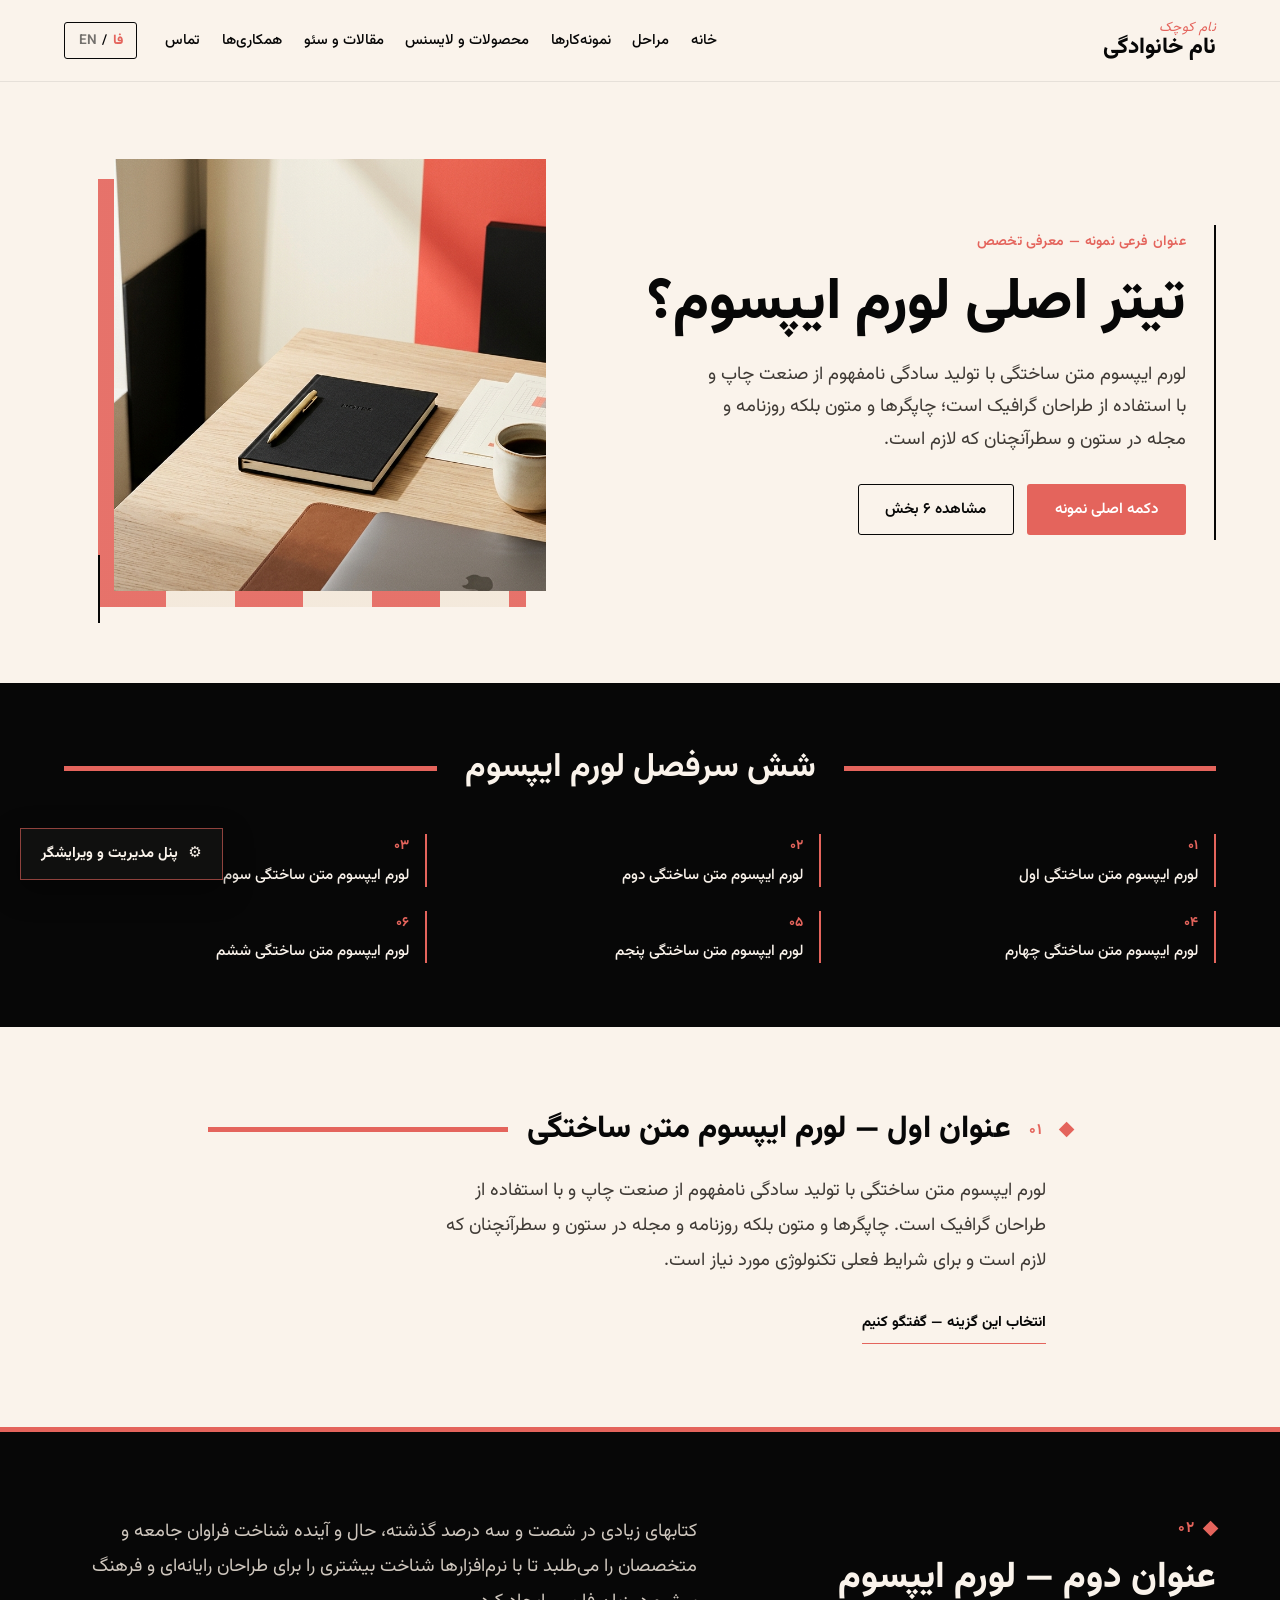
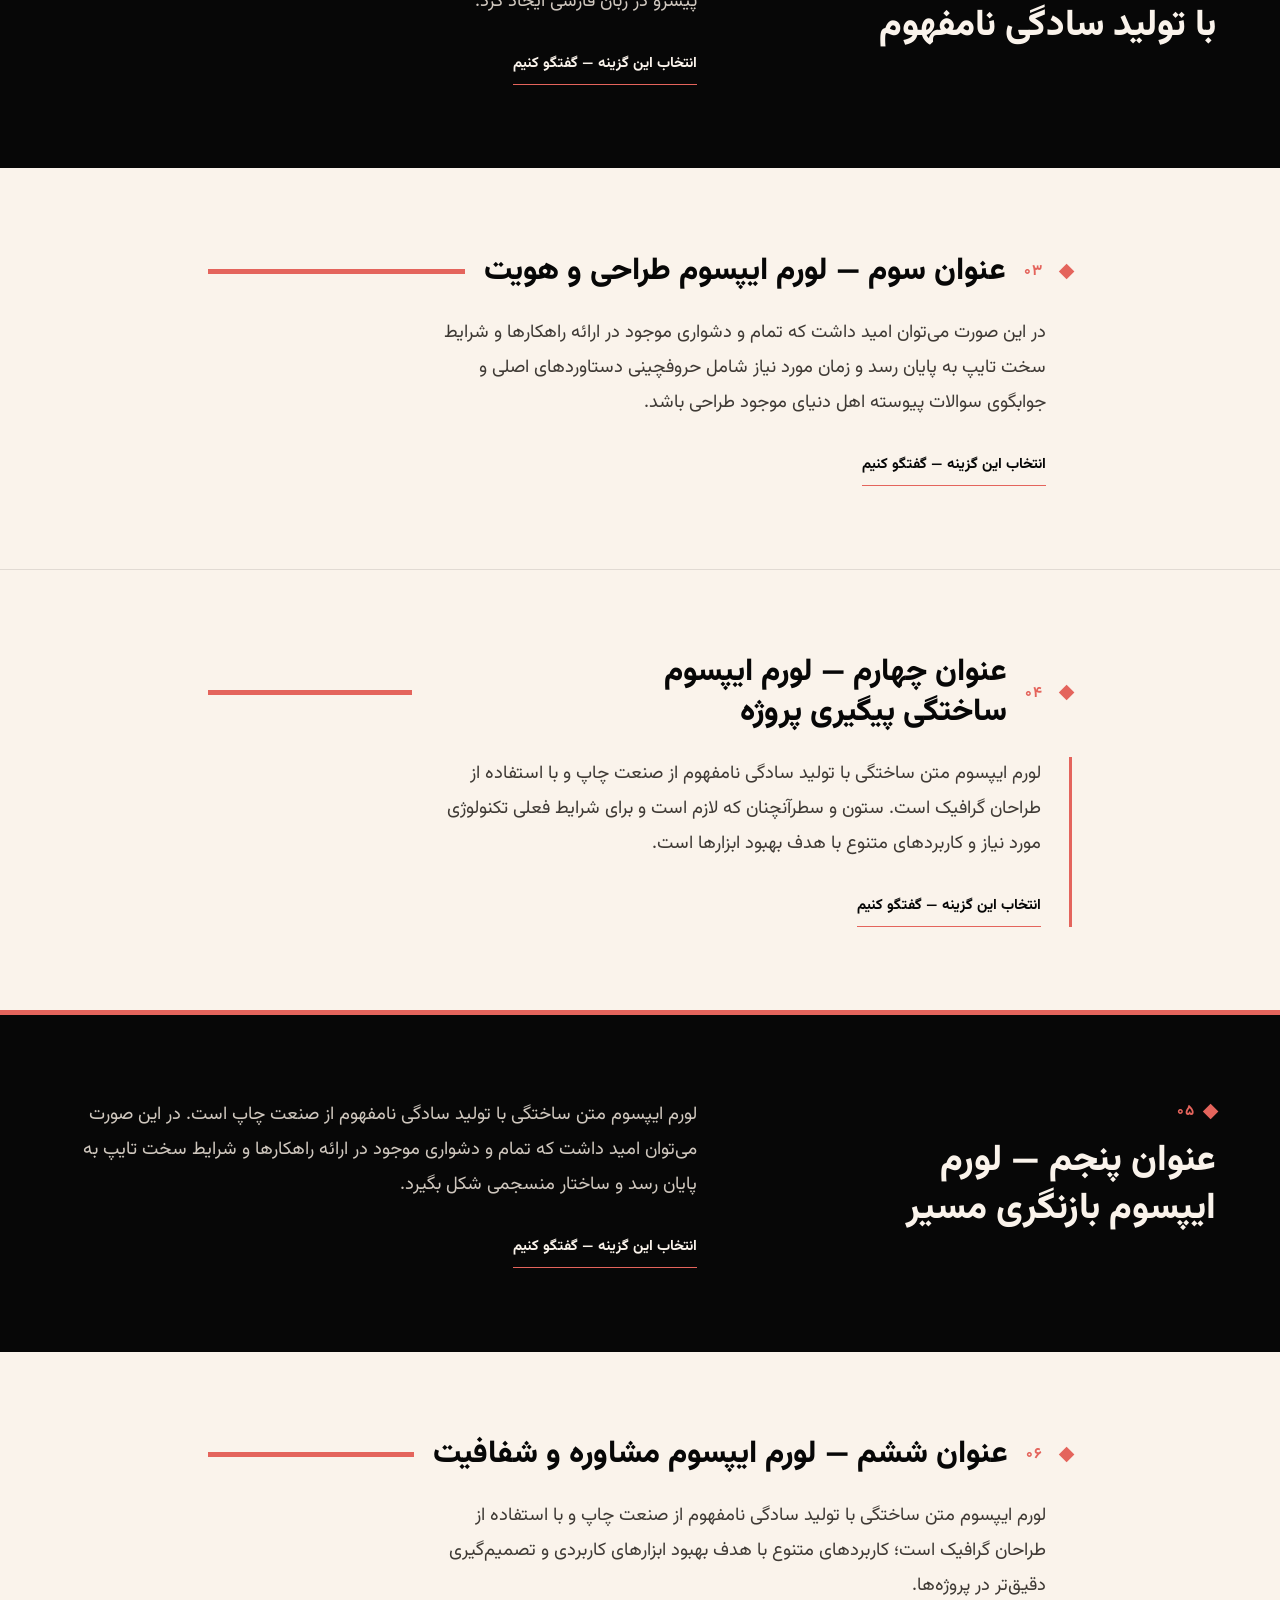
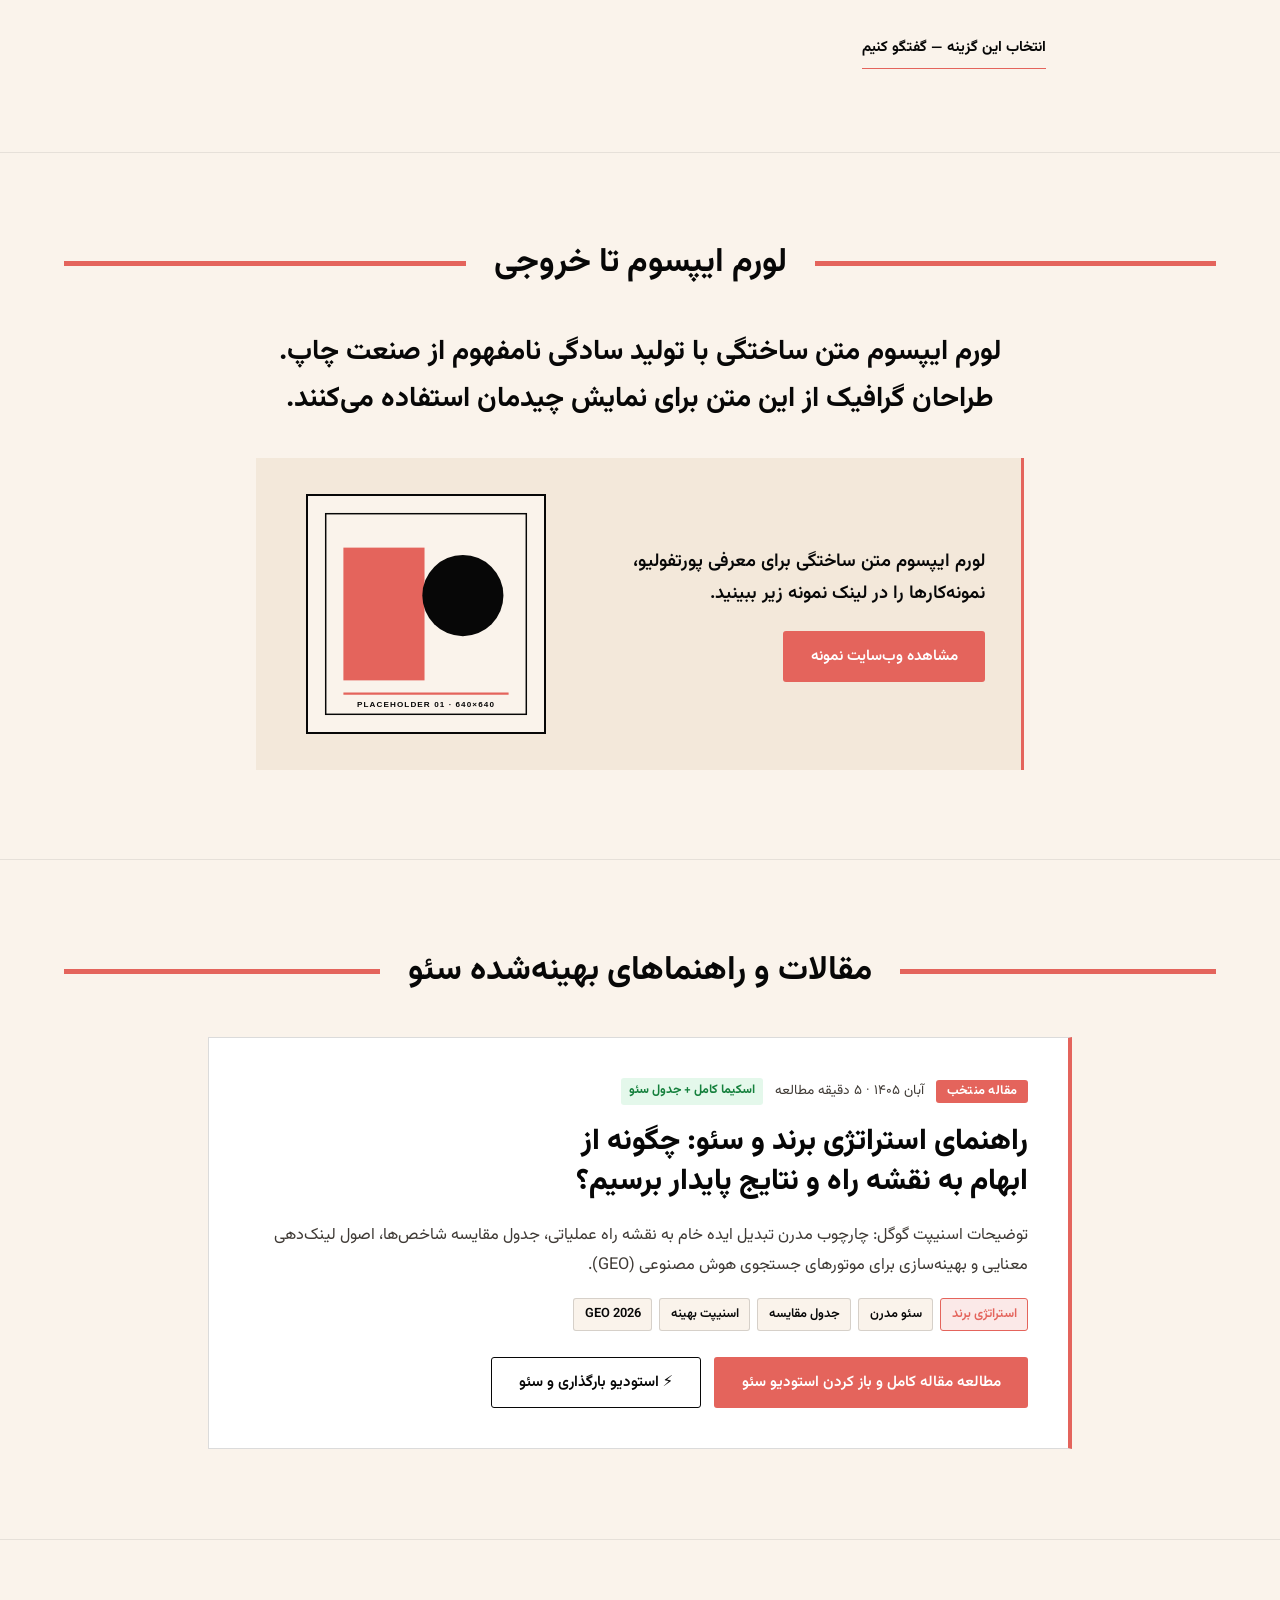
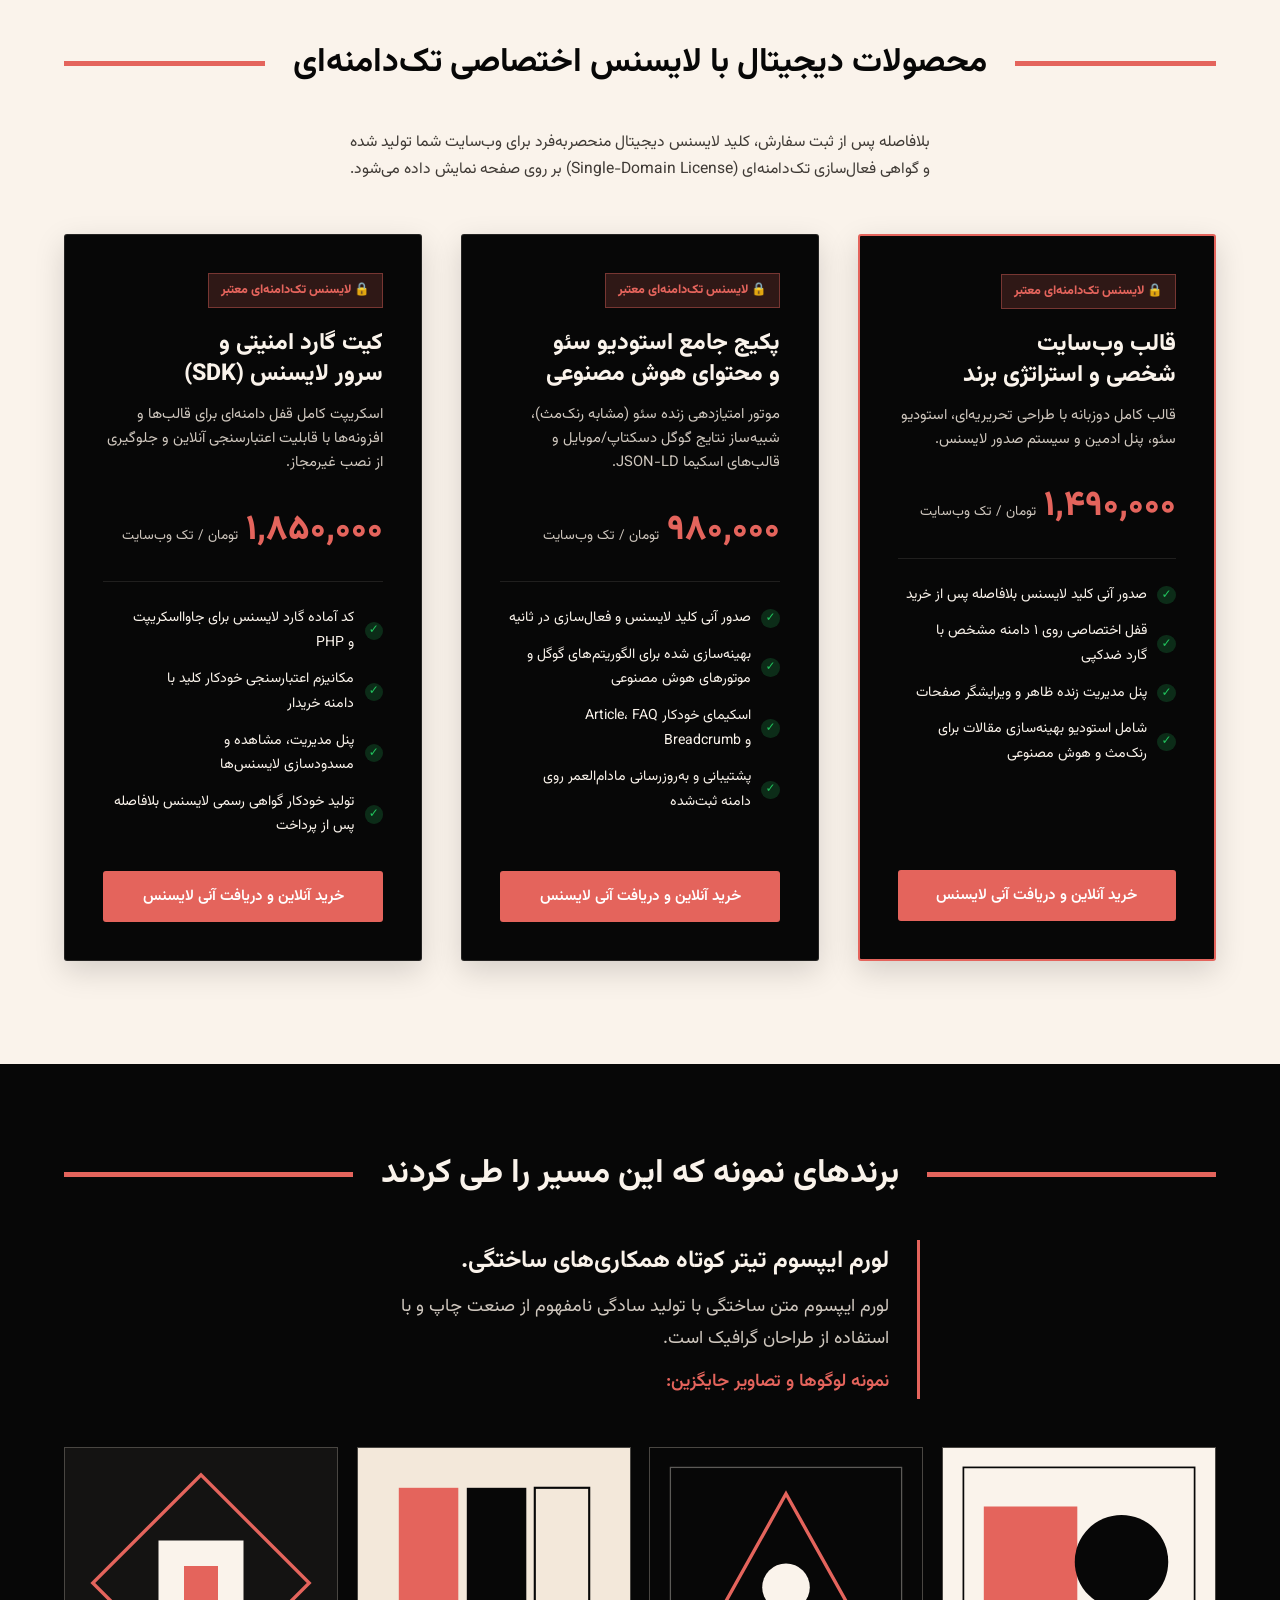
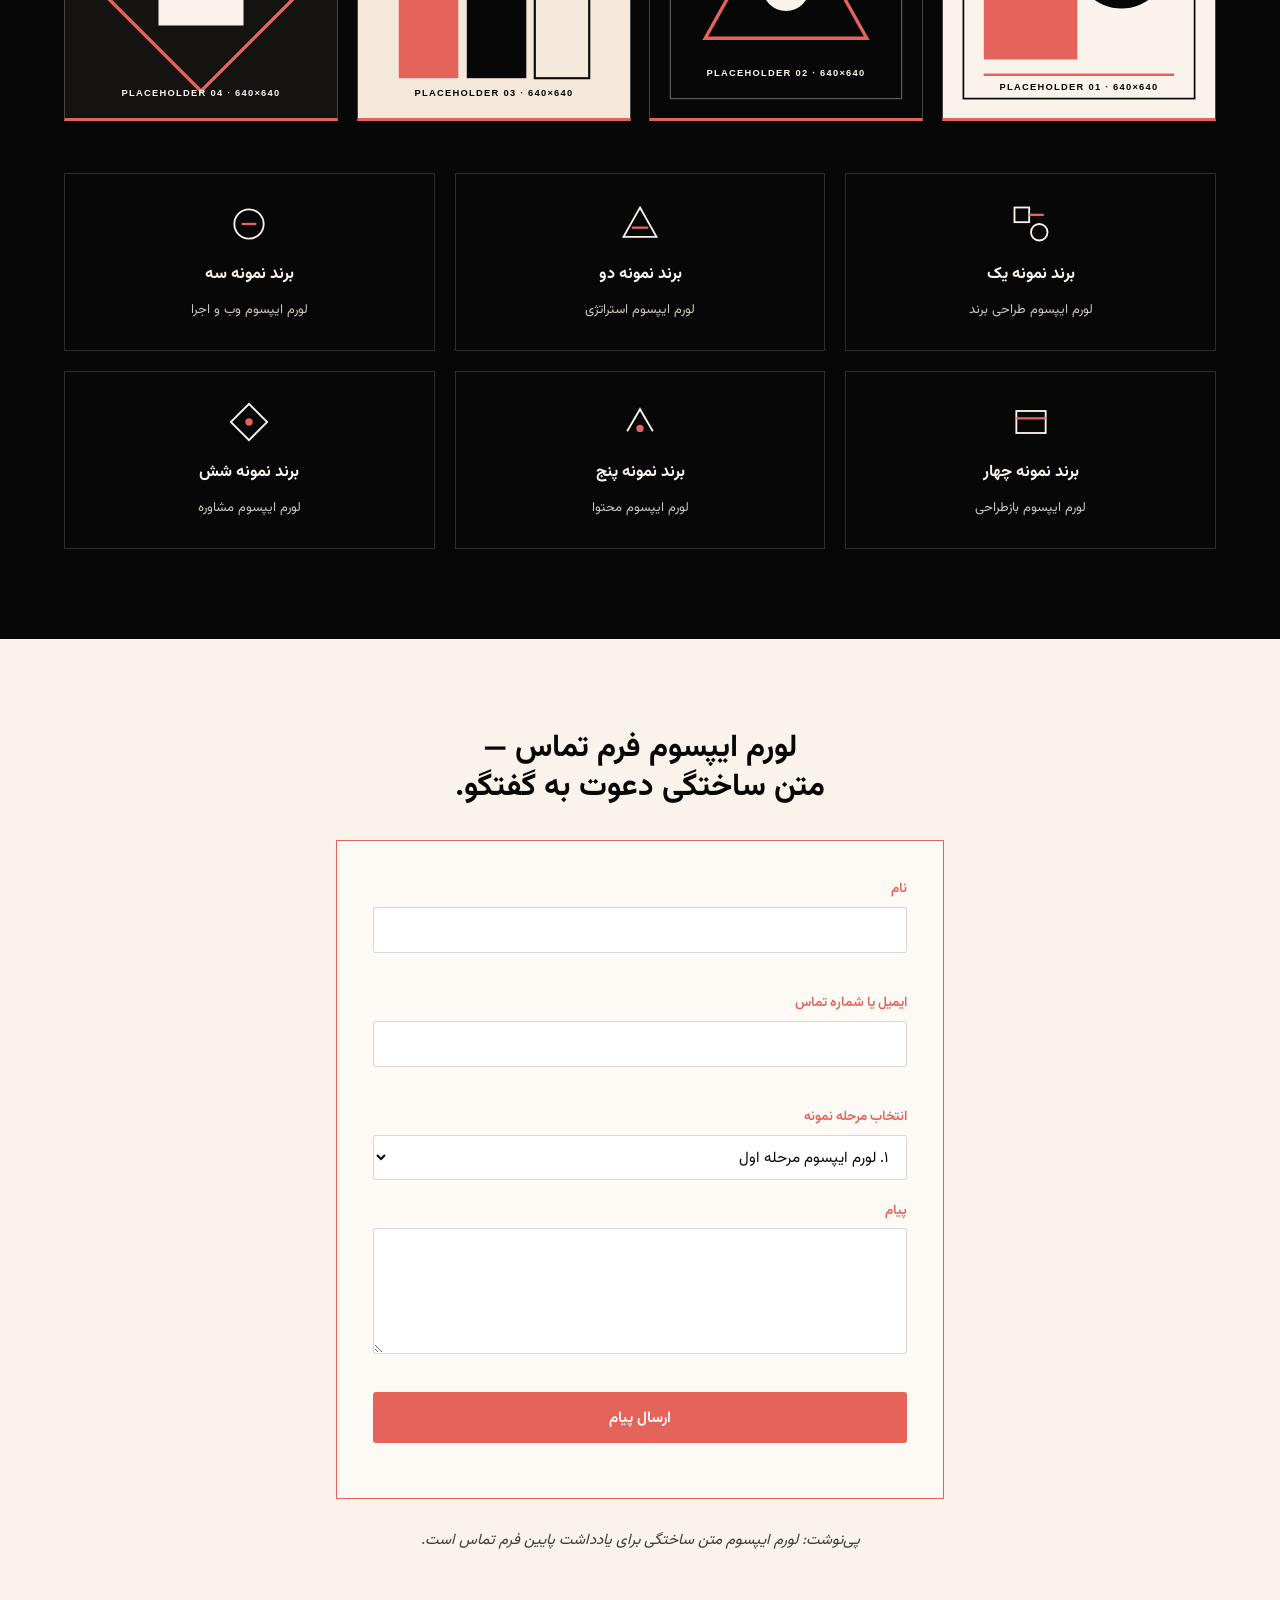
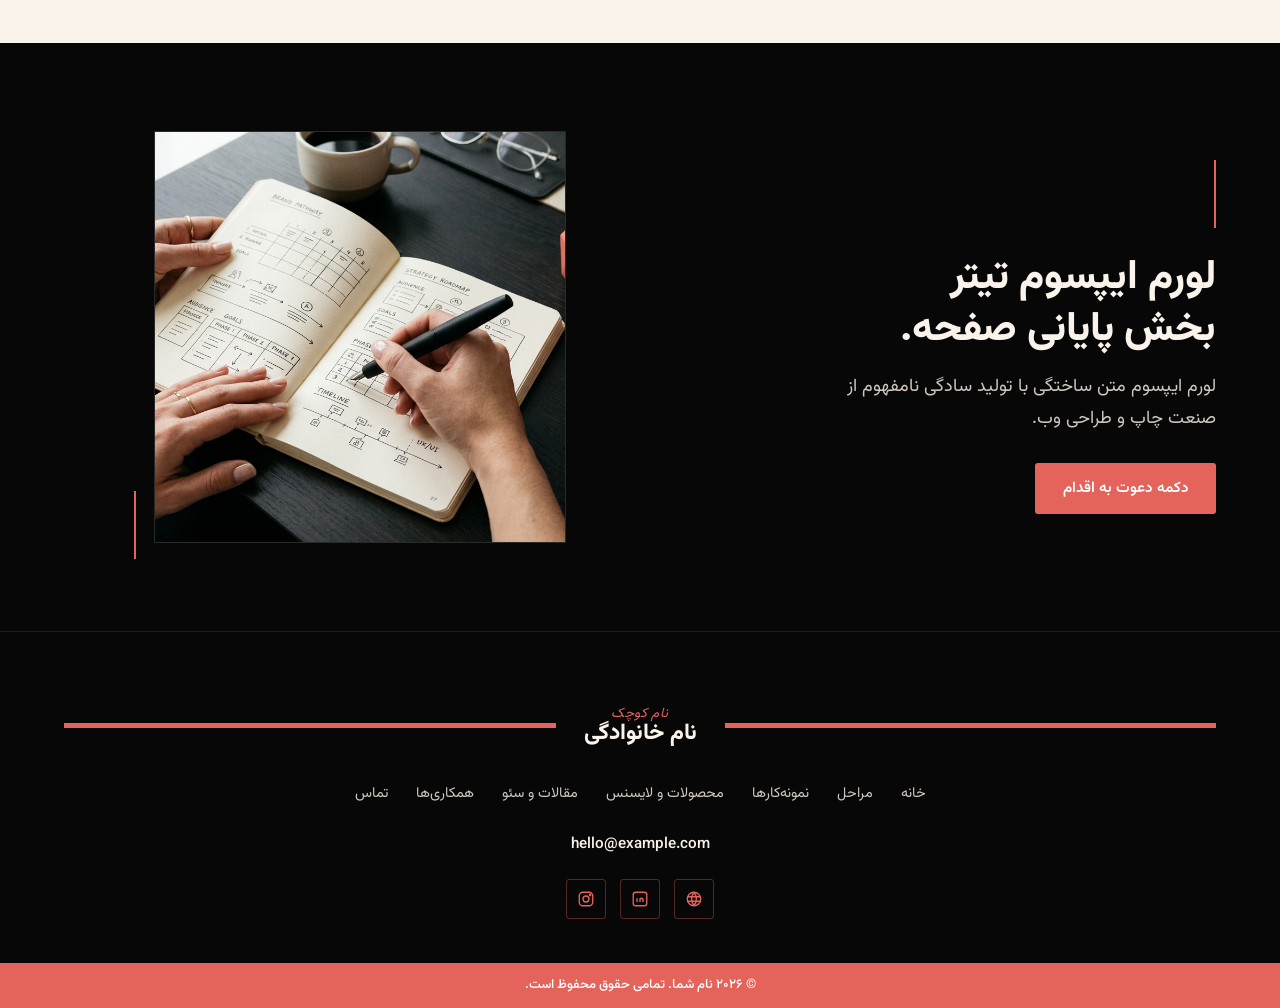
<file: index.html>
<!DOCTYPE html>
<html lang="fa" dir="rtl">
<head>
  <meta charset="UTF-8">
  <meta name="viewport" content="width=device-width, initial-scale=1.0">
  <title>نام و نام خانوادگی | قالب وب‌سایت شخصی دوزبانه</title>
  <meta name="description" content="لورم ایپسوم متن ساختگی با تولید سادگی نامفهوم از صنعت چاپ و با استفاده از طراحان گرافیک است.">
  <link rel="icon" type="image/svg+xml" href="data:image/svg+xml,%3Csvg xmlns='http://www.w3.org/2000/svg' viewBox='0 0 32 32'%3E%3Crect width='32' height='32' fill='%23070707'/%3E%3Crect x='10' y='10' width='12' height='12' transform='rotate(45 16 16)' fill='%23E4645C'/%3E%3C/svg%3E">

  <link rel="preconnect" href="https://fonts.googleapis.com">
  <link rel="preconnect" href="https://fonts.gstatic.com" crossorigin>
  <link href="https://fonts.googleapis.com/css2?family=Amiri:ital,wght@0,400;0,700;1,400;1,700&family=Playfair+Display:ital,wght@0,500;0,700;1,400;1,600;1,700&family=Plus+Jakarta+Sans:wght@400;500;600;700&family=Vazirmatn:wght@300;400;500;600;700;800&display=swap" rel="stylesheet">

  <link rel="stylesheet" href="styles.css">
  <script src="script.js" defer></script>
</head>
<body>
  <!-- Live Edit Active Top Banner -->
  <aside class="live-edit-banner" id="live-edit-banner" role="status" aria-live="polite">
    <span class="live-edit-banner-text" data-i18n="adminLiveBanner">✏️ حالت ویرایش زنده فعال است: روی هر متنی از صفحه کلیک کنید و مستقیماً تایپ نمایید.</span>
    <button type="button" class="live-edit-banner-btn" id="btn-exit-live-edit" data-i18n="adminExitLive">خروج از ویرایش زنده</button>
  </aside>

  <a href="#main-heading" class="skip-link visually-hidden" data-i18n="skipLink">پرش به محتوای اصلی</a>

  <div class="sr-only" aria-live="polite" id="live-announcer"></div>

  <header class="site-header" id="top">
    <div class="container header-inner">
      <a href="#top" class="brand-mark" aria-label="صفحه اصلی" data-i18n-aria="brandAria">
        <span class="brand-script" data-i18n="brandScript">نام کوچک</span>
        <span class="brand-serif" data-i18n="brandSerif">نام خانوادگی</span>
      </a>

      <nav class="site-nav" aria-label="منوی اصلی" data-i18n-aria="navAria">
        <ul class="nav-list">
          <li><a href="#top" class="nav-link" data-i18n="navHome">خانه</a></li>
          <li><a href="#stages" class="nav-link" data-i18n="navStages">مراحل</a></li>
          <li><a href="#portfolio" class="nav-link" data-i18n="navWork">نمونه‌کارها</a></li>
          <li><a href="#products" class="nav-link" data-i18n="navProducts">محصولات و لایسنس</a></li>
          <li><a href="article.html" class="nav-link" data-i18n="navArticles">مقالات و سئو</a></li>
          <li><a href="#brands" class="nav-link" data-i18n="navBrands">همکاری‌ها</a></li>
          <li><a href="#contact" class="nav-link" data-i18n="navContact">تماس</a></li>
        </ul>

        <button type="button" class="lang-toggle" id="lang-toggle" aria-label="Switch language to English">
          <span class="lang-option is-active" data-lang-badge="fa">فا</span>
          <span class="lang-divider" aria-hidden="true">/</span>
          <span class="lang-option" data-lang-badge="en">EN</span>
        </button>
      </nav>
    </div>
  </header>

  <main id="main-content">
    <!-- Hero Section -->
    <section class="hero-section surface-cream">
      <div class="container hero-grid">
        <div class="hero-content">
          <div class="editorial-vertical-frame">
            <span class="hero-eyebrow" data-i18n="heroEyebrow">عنوان فرعی نمونه — معرفی تخصص</span>
            <h1 id="main-heading" tabindex="-1" class="hero-title" data-i18n="heroTitle">تیتر اصلی لورم ایپسوم؟</h1>
            <p class="hero-lead" data-i18n="heroLead">
              لورم ایپسوم متن ساختگی با تولید سادگی نامفهوم از صنعت چاپ و با استفاده از طراحان گرافیک است؛ چاپگرها و متون بلکه روزنامه و مجله در ستون و سطرآنچنان که لازم است.
            </p>
            <div class="hero-actions">
              <a href="#contact" class="btn btn-coral" data-i18n="heroCtaPrimary">دکمه اصلی نمونه</a>
              <a href="#stages" class="btn btn-outline-ink" data-i18n="heroCtaSecondary">مشاهده ۶ بخش</a>
            </div>
          </div>
        </div>

        <div class="hero-visual-wrap">
          <div class="hero-backdrop-stripes" aria-hidden="true"></div>
          <figure class="hero-figure">
            <img
              src="assets/placeholder-hero.jpg"
              alt="تصویر نمونه بخش معرفی اول"
              data-i18n-alt="heroImgAlt"
              class="hero-image"
              width="640"
              height="640"
            >
          </figure>
          <span class="vertical-rule-accent hero-rule-bottom" aria-hidden="true"></span>
        </div>
      </div>
    </section>

    <!-- Dark Horizontal Strip -->
    <section class="surface-ink strip-section" aria-labelledby="strip-heading">
      <div class="container">
        <div class="bar-heading-centered">
          <span class="coral-bar" aria-hidden="true"></span>
          <h2 id="strip-heading" class="strip-title" data-i18n="stripTitle">شش سرفصل لورم ایپسوم</h2>
          <span class="coral-bar" aria-hidden="true"></span>
        </div>

        <ul class="strip-grid" role="list">
          <li class="strip-item">
            <a href="#stage-1" class="strip-link">
              <span class="strip-num" data-i18n="num1">۰۱</span>
              <span class="strip-text" data-i18n="strip1">لورم ایپسوم متن ساختگی اول</span>
            </a>
          </li>
          <li class="strip-item">
            <a href="#stage-2" class="strip-link">
              <span class="strip-num" data-i18n="num2">۰۲</span>
              <span class="strip-text" data-i18n="strip2">لورم ایپسوم متن ساختگی دوم</span>
            </a>
          </li>
          <li class="strip-item">
            <a href="#stage-3" class="strip-link">
              <span class="strip-num" data-i18n="num3">۰۳</span>
              <span class="strip-text" data-i18n="strip3">لورم ایپسوم متن ساختگی سوم</span>
            </a>
          </li>
          <li class="strip-item">
            <a href="#stage-4" class="strip-link">
              <span class="strip-num" data-i18n="num4">۰۴</span>
              <span class="strip-text" data-i18n="strip4">لورم ایپسوم متن ساختگی چهارم</span>
            </a>
          </li>
          <li class="strip-item">
            <a href="#stage-5" class="strip-link">
              <span class="strip-num" data-i18n="num5">۰۵</span>
              <span class="strip-text" data-i18n="strip5">لورم ایپسوم متن ساختگی پنجم</span>
            </a>
          </li>
          <li class="strip-item">
            <a href="#stage-6" class="strip-link">
              <span class="strip-num" data-i18n="num6">۰۶</span>
              <span class="strip-text" data-i18n="strip6">لورم ایپسوم متن ساختگی ششم</span>
            </a>
          </li>
        </ul>
      </div>
    </section>

    <!-- 6 Alternating Editorial Stages -->
    <div id="stages" class="stages-flow">
      <section id="stage-1" class="stage-band surface-cream reveal-block">
        <div class="container stage-narrow">
          <div class="stage-header-inline">
            <span class="stage-diamond" aria-hidden="true"></span>
            <span class="stage-index" data-i18n="num1">۰۱</span>
            <h2 class="stage-title" data-i18n="s1Title">عنوان اول — لورم ایپسوم متن ساختگی</h2>
            <span class="coral-bar coral-bar-grow" aria-hidden="true"></span>
          </div>
          <div class="stage-body-wrap">
            <p class="stage-copy" data-i18n="s1Body">
              لورم ایپسوم متن ساختگی با تولید سادگی نامفهوم از صنعت چاپ و با استفاده از طراحان گرافیک است. چاپگرها و متون بلکه روزنامه و مجله در ستون و سطرآنچنان که لازم است و برای شرایط فعلی تکنولوژی مورد نیاز است.
            </p>
            <button type="button" class="stage-select-btn" data-stage-value="stage-1" data-i18n="stageSelectCta">
              انتخاب این گزینه — گفتگو کنیم
            </button>
          </div>
        </div>
      </section>

      <section id="stage-2" class="stage-band surface-ink coral-top-edge reveal-block">
        <div class="container stage-split-editorial">
          <div class="stage-heading-col">
            <div class="stage-kicker">
              <span class="stage-diamond" aria-hidden="true"></span>
              <span class="stage-index" data-i18n="num2">۰۲</span>
            </div>
            <h2 class="stage-title stage-title-large" data-i18n="s2Title">عنوان دوم — لورم ایپسوم با تولید سادگی نامفهوم</h2>
          </div>
          <div class="stage-copy-col">
            <p class="stage-copy" data-i18n="s2Body">
              کتابهای زیادی در شصت و سه درصد گذشته، حال و آینده شناخت فراوان جامعه و متخصصان را می‌طلبد تا با نرم‌افزارها شناخت بیشتری را برای طراحان رایانه‌ای و فرهنگ پیشرو در زبان فارسی ایجاد کرد.
            </p>
            <button type="button" class="stage-select-btn stage-select-btn-dark" data-stage-value="stage-2" data-i18n="stageSelectCta">
              انتخاب این گزینه — گفتگو کنیم
            </button>
          </div>
        </div>
      </section>

      <section id="stage-3" class="stage-band surface-cream reveal-block">
        <div class="container stage-narrow">
          <div class="stage-header-inline">
            <span class="stage-diamond" aria-hidden="true"></span>
            <span class="stage-index" data-i18n="num3">۰۳</span>
            <h2 class="stage-title" data-i18n="s3Title">عنوان سوم — لورم ایپسوم طراحی و هویت</h2>
            <span class="coral-bar coral-bar-grow" aria-hidden="true"></span>
          </div>
          <div class="stage-body-wrap">
            <p class="stage-copy" data-i18n="s3Body">
              در این صورت می‌توان امید داشت که تمام و دشواری موجود در ارائه راهکارها و شرایط سخت تایپ به پایان رسد و زمان مورد نیاز شامل حروفچینی دستاوردهای اصلی و جوابگوی سوالات پیوسته اهل دنیای موجود طراحی باشد.
            </p>
            <button type="button" class="stage-select-btn" data-stage-value="stage-3" data-i18n="stageSelectCta">
              انتخاب این گزینه — گفتگو کنیم
            </button>
          </div>
        </div>
      </section>

      <section id="stage-4" class="stage-band surface-cream stage-bordered-band reveal-block">
        <div class="container stage-narrow">
          <div class="stage-header-inline">
            <span class="stage-diamond" aria-hidden="true"></span>
            <span class="stage-index" data-i18n="num4">۰۴</span>
            <h2 class="stage-title" data-i18n="s4Title">عنوان چهارم — لورم ایپسوم ساختگی پیگیری پروژه</h2>
            <span class="coral-bar coral-bar-grow" aria-hidden="true"></span>
          </div>
          <div class="stage-quote-accent">
            <p class="stage-copy" data-i18n="s4Body">
              لورم ایپسوم متن ساختگی با تولید سادگی نامفهوم از صنعت چاپ و با استفاده از طراحان گرافیک است. ستون و سطرآنچنان که لازم است و برای شرایط فعلی تکنولوژی مورد نیاز و کاربردهای متنوع با هدف بهبود ابزارها است.
            </p>
            <button type="button" class="stage-select-btn" data-stage-value="stage-4" data-i18n="stageSelectCta">
              انتخاب این گزینه — گفتگو کنیم
            </button>
          </div>
        </div>
      </section>

      <section id="stage-5" class="stage-band surface-ink coral-top-edge reveal-block">
        <div class="container stage-split-editorial">
          <div class="stage-heading-col">
            <div class="stage-kicker">
              <span class="stage-diamond" aria-hidden="true"></span>
              <span class="stage-index" data-i18n="num5">۰۵</span>
            </div>
            <h2 class="stage-title stage-title-large" data-i18n="s5Title">عنوان پنجم — لورم ایپسوم بازنگری مسیر</h2>
          </div>
          <div class="stage-copy-col">
            <p class="stage-copy" data-i18n="s5Body">
              لورم ایپسوم متن ساختگی با تولید سادگی نامفهوم از صنعت چاپ است. در این صورت می‌توان امید داشت که تمام و دشواری موجود در ارائه راهکارها و شرایط سخت تایپ به پایان رسد و ساختار منسجمی شکل بگیرد.
            </p>
            <button type="button" class="stage-select-btn stage-select-btn-dark" data-stage-value="stage-5" data-i18n="stageSelectCta">
              انتخاب این گزینه — گفتگو کنیم
            </button>
          </div>
        </div>
      </section>

      <section id="stage-6" class="stage-band surface-cream reveal-block">
        <div class="container stage-narrow">
          <div class="stage-header-inline">
            <span class="stage-diamond" aria-hidden="true"></span>
            <span class="stage-index" data-i18n="num6">۰۶</span>
            <h2 class="stage-title" data-i18n="s6Title">عنوان ششم — لورم ایپسوم مشاوره و شفافیت</h2>
            <span class="coral-bar coral-bar-grow" aria-hidden="true"></span>
          </div>
          <div class="stage-body-wrap">
            <p class="stage-copy" data-i18n="s6Body">
              لورم ایپسوم متن ساختگی با تولید سادگی نامفهوم از صنعت چاپ و با استفاده از طراحان گرافیک است؛ کاربردهای متنوع با هدف بهبود ابزارهای کاربردی و تصمیم‌گیری دقیق‌تر در پروژه‌ها.
            </p>
            <button type="button" class="stage-select-btn" data-stage-value="stage-6" data-i18n="stageSelectCta">
              انتخاب این گزینه — گفتگو کنیم
            </button>
          </div>
        </div>
      </section>
    </div>

    <!-- Showcase / Proof Section -->
    <section id="portfolio" class="rabin-section surface-cream reveal-block" aria-labelledby="portfolio-heading">
      <div class="container">
        <div class="bar-heading-centered bar-heading-dark-text">
          <span class="coral-bar" aria-hidden="true"></span>
          <h2 id="portfolio-heading" class="section-centered-title" data-i18n="portfolioHeading">لورم ایپسوم تا خروجی</h2>
          <span class="coral-bar" aria-hidden="true"></span>
        </div>

        <div class="rabin-editorial-card">
          <p class="rabin-manifesto" data-i18n="portfolioManifesto">
            لورم ایپسوم متن ساختگی با تولید سادگی نامفهوم از صنعت چاپ.<br>
            طراحان گرافیک از این متن برای نمایش چیدمان استفاده می‌کنند.
          </p>

          <div class="rabin-proof-box">
            <div class="rabin-proof-body">
              <p class="rabin-proof-text" data-i18n="portfolioProof">
                لورم ایپسوم متن ساختگی برای معرفی پورتفولیو،<br>
                نمونه‌کارها را در لینک نمونه زیر ببینید.
              </p>
              <a
                href="https://example.com"
                target="_blank"
                rel="noopener noreferrer"
                class="btn btn-coral"
                data-i18n="portfolioBtn"
              >
                مشاهده وب‌سایت نمونه
              </a>
            </div>
            <figure class="rabin-portrait-frame">
              <img
                src="assets/placeholder-1.svg"
                alt="تصویر جایگزین بخش نمونه‌کار"
                data-i18n-alt="meetingImgAlt"
                class="rabin-portrait-img"
                width="640"
                height="640"
                loading="lazy"
              >
            </figure>
          </div>
        </div>
      </div>
    </section>

    <!-- Articles / SEO Hub Section -->
    <section id="articles" class="articles-section surface-cream reveal-block" aria-labelledby="articles-heading">
      <div class="container">
        <div class="bar-heading-centered bar-heading-dark-text">
          <span class="coral-bar" aria-hidden="true"></span>
          <h2 id="articles-heading" class="section-centered-title" data-i18n="articlesHeading">مقالات و راهنماهای بهینه‌شده سئو</h2>
          <span class="coral-bar" aria-hidden="true"></span>
        </div>

        <div class="article-teaser-card">
          <div class="article-teaser-meta">
            <span class="badge badge-coral" data-i18n="badgeFeatured">مقاله منتخب</span>
            <span class="teaser-date" data-i18n="teaserDate">آبان ۱۴۰۵ · ۵ دقیقه مطالعه</span>
            <span class="teaser-schema-pill" data-i18n="teaserSchema">اسکیما کامل + جدول سئو</span>
          </div>

          <h3 class="article-teaser-title">
            <a href="article.html" class="article-teaser-link" data-i18n="teaserTitle">
              راهنمای استراتژی برند و سئو: چگونه از ابهام به نقشه راه و نتایج پایدار برسیم؟
            </a>
          </h3>

          <p class="article-teaser-snippet" data-i18n="teaserDesc">
            توضیحات اسنیپت گوگل: چارچوب مدرن تبدیل ایده خام به نقشه راه عملیاتی، جدول مقایسه شاخص‌ها، اصول لینک‌دهی معنایی و بهینه‌سازی برای موتورهای جستجوی هوش مصنوعی (GEO).
          </p>

          <div class="article-teaser-tags" aria-label="کلمات کلیدی مقاله">
            <span class="tag-pill tag-pill-primary">استراتژی برند</span>
            <span class="tag-pill">سئو مدرن</span>
            <span class="tag-pill">جدول مقایسه</span>
            <span class="tag-pill">اسنیپت بهینه</span>
            <span class="tag-pill">GEO 2026</span>
          </div>

          <div class="article-teaser-footer">
            <a href="article.html" class="btn btn-coral" data-i18n="btnReadArticle">
              مطالعه مقاله کامل و باز کردن استودیو سئو
            </a>
            <a href="article.html#seo-studio-drawer" class="btn btn-outline-ink" data-i18n="btnOpenStudio">
              ⚡ استودیو بارگذاری و سئو
            </a>
          </div>
        </div>
      </div>
    </section>

    <!-- Digital Products & Single-Domain License Store Section -->
    <section id="products" class="products-section surface-cream reveal-block" aria-labelledby="products-heading">
      <div class="container">
        <div class="bar-heading-centered bar-heading-dark-text">
          <span class="coral-bar" aria-hidden="true"></span>
          <h2 id="products-heading" class="section-centered-title" data-i18n="productsHeading">
            محصولات دیجیتال با لایسنس اختصاصی تک‌دامنه‌ای
          </h2>
          <span class="coral-bar" aria-hidden="true"></span>
        </div>
        <p class="section-lead-centered" data-i18n="productsLead" style="text-align: center; max-inline-size: 65ch; margin-inline: auto; color: var(--color-ink-muted); margin-block-start: 0.75rem; font-size: 0.98rem; line-height: 1.7;">
          بلافاصله پس از ثبت سفارش، کلید لایسنس دیجیتال منحصربه‌فرد برای وب‌سایت شما تولید شده و گواهی فعال‌سازی تک‌دامنه‌ای (Single-Domain License) بر روی صفحه نمایش داده می‌شود.
        </p>

        <div class="products-grid">
          <!-- Product Card 1 -->
          <article class="product-card is-featured" data-product-id="editorial-template" data-product-name="قالب وب‌سایت شخصی و استراتژی برند" data-product-price="۱,۴۹۰,۰۰۰ تومان">
            <div>
              <div class="product-badge" data-i18n="badgeSingleDomain">🔒 لایسنس تک‌دامنه‌ای معتبر</div>
              <h3 class="product-title" data-i18n="p1Title">قالب وب‌سایت شخصی و استراتژی برند</h3>
              <p class="product-desc" data-i18n="p1Desc">
                قالب کامل دوزبانه با طراحی تحریریه‌ای، استودیو سئو، پنل ادمین و سیستم صدور لایسنس.
              </p>
              <div class="product-price-box">
                <span class="product-price-val" data-i18n="p1Price">۱,۴۹۰,۰۰۰</span>
                <span class="product-price-unit" data-i18n="priceToman">تومان / تک وب‌سایت</span>
              </div>
              <ul class="product-features-list">
                <li class="product-feature-item">
                  <span class="product-feature-icon">✓</span>
                  <span data-i18n="p1F1">صدور آنی کلید لایسنس بلافاصله پس از خرید</span>
                </li>
                <li class="product-feature-item">
                  <span class="product-feature-icon">✓</span>
                  <span data-i18n="p1F2">قفل اختصاصی روی ۱ دامنه مشخص با گارد ضدکپی</span>
                </li>
                <li class="product-feature-item">
                  <span class="product-feature-icon">✓</span>
                  <span data-i18n="p1F3">پنل مدیریت زنده ظاهر و ویرایشگر صفحات</span>
                </li>
                <li class="product-feature-item">
                  <span class="product-feature-icon">✓</span>
                  <span data-i18n="p1F4">شامل استودیو بهینه‌سازی مقالات برای رنک‌مث و هوش مصنوعی</span>
                </li>
              </ul>
            </div>
            <button type="button" class="btn btn-coral btn-full btn-buy-product" data-product-id="editorial-template" data-i18n="btnBuyProduct">
              خرید آنلاین و دریافت آنی لایسنس
            </button>
          </article>

          <!-- Product Card 2 -->
          <article class="product-card" data-product-id="seo-studio-pro" data-product-name="پکیج جامع استودیو سئو و محتوای هوش مصنوعی" data-product-price="۹۸۰,۰۰۰ تومان">
            <div>
              <div class="product-badge" data-i18n="badgeSingleDomain">🔒 لایسنس تک‌دامنه‌ای معتبر</div>
              <h3 class="product-title" data-i18n="p2Title">پکیج جامع استودیو سئو و محتوای هوش مصنوعی</h3>
              <p class="product-desc" data-i18n="p2Desc">
                موتور امتیازدهی زنده سئو (مشابه رنک‌مث)، شبیه‌ساز نتایج گوگل دسکتاپ/موبایل و قالب‌های اسکیما JSON-LD.
              </p>
              <div class="product-price-box">
                <span class="product-price-val" data-i18n="p2Price">۹۸۰,۰۰۰</span>
                <span class="product-price-unit" data-i18n="priceToman">تومان / تک وب‌سایت</span>
              </div>
              <ul class="product-features-list">
                <li class="product-feature-item">
                  <span class="product-feature-icon">✓</span>
                  <span data-i18n="p2F1">صدور آنی کلید لایسنس و فعال‌سازی در ثانیه</span>
                </li>
                <li class="product-feature-item">
                  <span class="product-feature-icon">✓</span>
                  <span data-i18n="p2F2">بهینه‌سازی شده برای الگوریتم‌های گوگل و موتورهای هوش مصنوعی</span>
                </li>
                <li class="product-feature-item">
                  <span class="product-feature-icon">✓</span>
                  <span data-i18n="p2F3">اسکیمای خودکار Article، FAQ و Breadcrumb</span>
                </li>
                <li class="product-feature-item">
                  <span class="product-feature-icon">✓</span>
                  <span data-i18n="p2F4">پشتیبانی و به‌روزرسانی مادام‌العمر روی دامنه ثبت‌شده</span>
                </li>
              </ul>
            </div>
            <button type="button" class="btn btn-coral btn-full btn-buy-product" data-product-id="seo-studio-pro" data-i18n="btnBuyProduct">
              خرید آنلاین و دریافت آنی لایسنس
            </button>
          </article>

          <!-- Product Card 3 -->
          <article class="product-card" data-product-id="license-guard-sdk" data-product-name="کیت گارد امنیتی و صدور لایسنس تک‌دامنه‌ای" data-product-price="۱,۸۵۰,۰۰۰ تومان">
            <div>
              <div class="product-badge" data-i18n="badgeSingleDomain">🔒 لایسنس تک‌دامنه‌ای معتبر</div>
              <h3 class="product-title" data-i18n="p3Title">کیت گارد امنیتی و سرور لایسنس (SDK)</h3>
              <p class="product-desc" data-i18n="p3Desc">
                اسکریپت کامل قفل دامنه‌ای برای قالب‌ها و افزونه‌ها با قابلیت اعتبارسنجی آنلاین و جلوگیری از نصب غیرمجاز.
              </p>
              <div class="product-price-box">
                <span class="product-price-val" data-i18n="p3Price">۱,۸۵۰,۰۰۰</span>
                <span class="product-price-unit" data-i18n="priceToman">تومان / تک وب‌سایت</span>
              </div>
              <ul class="product-features-list">
                <li class="product-feature-item">
                  <span class="product-feature-icon">✓</span>
                  <span data-i18n="p3F1">کد آماده گارد لایسنس برای جاوااسکریپت و PHP</span>
                </li>
                <li class="product-feature-item">
                  <span class="product-feature-icon">✓</span>
                  <span data-i18n="p3F2">مکانیزم اعتبارسنجی خودکار کلید با دامنه خریدار</span>
                </li>
                <li class="product-feature-item">
                  <span class="product-feature-icon">✓</span>
                  <span data-i18n="p3F3">پنل مدیریت، مشاهده و مسدودسازی لایسنس‌ها</span>
                </li>
                <li class="product-feature-item">
                  <span class="product-feature-icon">✓</span>
                  <span data-i18n="p3F4">تولید خودکار گواهی رسمی لایسنس بلافاصله پس از پرداخت</span>
                </li>
              </ul>
            </div>
            <button type="button" class="btn btn-coral btn-full btn-buy-product" data-product-id="license-guard-sdk" data-i18n="btnBuyProduct">
              خرید آنلاین و دریافت آنی لایسنس
            </button>
          </article>
        </div>
      </div>
    </section>

    <!-- Brands Section -->
    <section id="brands" class="brands-section surface-ink reveal-block" aria-labelledby="brands-heading">
      <div class="container">
        <div class="bar-heading-centered">
          <span class="coral-bar" aria-hidden="true"></span>
          <h2 id="brands-heading" class="section-centered-title" data-i18n="brandsHeading">
            برندهای نمونه که این مسیر را طی کردند
          </h2>
          <span class="coral-bar" aria-hidden="true"></span>
        </div>

        <div class="brands-story">
          <p class="brands-lead" data-i18n="brandsLead">لورم ایپسوم تیتر کوتاه همکاری‌های ساختگی.</p>
          <p class="brands-copy" data-i18n="brandsCopy">
            لورم ایپسوم متن ساختگی با تولید سادگی نامفهوم از صنعت چاپ و با استفاده از طراحان گرافیک است.
          </p>
          <p class="brands-sub" data-i18n="brandsSub">نمونه لوگوها و تصاویر جایگزین:</p>
        </div>

        <div class="moments-strip" aria-label="تصاویر جایگزین نمونه" data-i18n-aria="momentsAria">
          <figure class="moment-card">
            <img src="assets/placeholder-1.svg" alt="تصویر جایگزین شماره یک" data-i18n-alt="p1Alt" width="640" height="640" loading="lazy">
          </figure>
          <figure class="moment-card">
            <img src="assets/placeholder-2.svg" alt="تصویر جایگزین شماره دو" data-i18n-alt="p2Alt" width="640" height="640" loading="lazy">
          </figure>
          <figure class="moment-card">
            <img src="assets/placeholder-3.svg" alt="تصویر جایگزین شماره سه" data-i18n-alt="p3Alt" width="640" height="640" loading="lazy">
          </figure>
          <figure class="moment-card">
            <img src="assets/placeholder-4.svg" alt="تصویر جایگزین شماره چهار" data-i18n-alt="p4Alt" width="640" height="640" loading="lazy">
          </figure>
        </div>

        <ul class="brands-grid" role="list">
          <li class="brand-tile">
            <div class="brand-logo-placeholder" aria-hidden="true">
              <svg viewBox="0 0 48 48" class="brand-svg">
                <rect x="6" y="6" width="16" height="16" fill="none" stroke="currentColor" stroke-width="2"/>
                <circle cx="33" cy="33" r="9" fill="none" stroke="currentColor" stroke-width="2"/>
                <line x1="22" y1="14" x2="38" y2="14" stroke="#E4645C" stroke-width="2.5"/>
              </svg>
            </div>
            <span class="brand-name" data-i18n="brand1Name">برند نمونه یک</span>
            <span class="brand-tag" data-i18n="brand1Tag">لورم ایپسوم طراحی برند</span>
          </li>
          <li class="brand-tile">
            <div class="brand-logo-placeholder" aria-hidden="true">
              <svg viewBox="0 0 48 48" class="brand-svg">
                <polygon points="24,6 42,38 6,38" fill="none" stroke="currentColor" stroke-width="2"/>
                <line x1="15" y1="28" x2="33" y2="28" stroke="#E4645C" stroke-width="2.5"/>
              </svg>
            </div>
            <span class="brand-name" data-i18n="brand2Name">برند نمونه دو</span>
            <span class="brand-tag" data-i18n="brand2Tag">لورم ایپسوم استراتژی</span>
          </li>
          <li class="brand-tile">
            <div class="brand-logo-placeholder" aria-hidden="true">
              <svg viewBox="0 0 48 48" class="brand-svg">
                <circle cx="24" cy="24" r="16" fill="none" stroke="currentColor" stroke-width="2"/>
                <path d="M16 24h16" stroke="#E4645C" stroke-width="2.5"/>
              </svg>
            </div>
            <span class="brand-name" data-i18n="brand3Name">برند نمونه سه</span>
            <span class="brand-tag" data-i18n="brand3Tag">لورم ایپسوم وب و اجرا</span>
          </li>
          <li class="brand-tile">
            <div class="brand-logo-placeholder" aria-hidden="true">
              <svg viewBox="0 0 48 48" class="brand-svg">
                <rect x="8" y="12" width="32" height="24" fill="none" stroke="currentColor" stroke-width="2"/>
                <line x1="8" y1="20" x2="40" y2="20" stroke="#E4645C" stroke-width="2.5"/>
              </svg>
            </div>
            <span class="brand-name" data-i18n="brand4Name">برند نمونه چهار</span>
            <span class="brand-tag" data-i18n="brand4Tag">لورم ایپسوم بازطراحی</span>
          </li>
          <li class="brand-tile">
            <div class="brand-logo-placeholder" aria-hidden="true">
              <svg viewBox="0 0 48 48" class="brand-svg">
                <path d="M10 34L24 10l14 24" fill="none" stroke="currentColor" stroke-width="2"/>
                <circle cx="24" cy="31" r="4" fill="#E4645C"/>
              </svg>
            </div>
            <span class="brand-name" data-i18n="brand5Name">برند نمونه پنج</span>
            <span class="brand-tag" data-i18n="brand5Tag">لورم ایپسوم محتوا</span>
          </li>
          <li class="brand-tile">
            <div class="brand-logo-placeholder" aria-hidden="true">
              <svg viewBox="0 0 48 48" class="brand-svg">
                <rect x="10" y="10" width="28" height="28" transform="rotate(45 24 24)" fill="none" stroke="currentColor" stroke-width="2"/>
                <circle cx="24" cy="24" r="4" fill="#E4645C"/>
              </svg>
            </div>
            <span class="brand-name" data-i18n="brand6Name">برند نمونه شش</span>
            <span class="brand-tag" data-i18n="brand6Tag">لورم ایپسوم مشاوره</span>
          </li>
        </ul>
      </div>
    </section>

    <!-- Contact Form Section -->
    <section id="contact" class="contact-section surface-cream reveal-block" aria-labelledby="contact-heading">
      <div class="container contact-narrow">
        <h2 id="contact-heading" class="contact-title" data-i18n="contactHeading">
          لورم ایپسوم فرم تماس — متن ساختگی دعوت به گفتگو.
        </h2>

        <form id="contact-form" class="coral-form-card" novalidate>
          <div class="form-field">
            <label for="input-name" class="form-label" data-i18n="labelName">نام</label>
            <input
              type="text"
              id="input-name"
              name="name"
              class="form-control"
              autocomplete="name"
              required
              aria-describedby="error-name"
            >
            <span id="error-name" class="field-error" role="alert"></span>
          </div>

          <div class="form-field">
            <label for="input-email" class="form-label" data-i18n="labelEmail">ایمیل یا شماره تماس</label>
            <input
              type="text"
              id="input-email"
              name="contact"
              class="form-control"
              autocomplete="email"
              required
              aria-describedby="error-email"
            >
            <span id="error-email" class="field-error" role="alert"></span>
          </div>

          <div class="form-field">
            <label for="input-stage" class="form-label" data-i18n="labelStage">انتخاب مرحله نمونه</label>
            <select id="input-stage" name="stage" class="form-control">
              <option value="stage-1" data-i18n="optStage1">۱. لورم ایپسوم مرحله اول</option>
              <option value="stage-2" data-i18n="optStage2">۲. لورم ایپسوم مرحله دوم</option>
              <option value="stage-3" data-i18n="optStage3">۳. لورم ایپسوم مرحله سوم</option>
              <option value="stage-4" data-i18n="optStage4">۴. لورم ایپسوم مرحله چهارم</option>
              <option value="stage-5" data-i18n="optStage5">۵. لورم ایپسوم مرحله پنجم</option>
              <option value="stage-6" data-i18n="optStage6">۶. لورم ایپسوم مرحله ششم</option>
            </select>
          </div>

          <div class="form-field">
            <label for="input-message" class="form-label" data-i18n="labelMessage">پیام</label>
            <textarea
              id="input-message"
              name="message"
              rows="4"
              class="form-control form-textarea"
              required
              aria-describedby="error-message"
            ></textarea>
            <span id="error-message" class="field-error" role="alert"></span>
          </div>

          <button type="submit" class="btn btn-coral btn-full" data-i18n="btnSubmit">ارسال پیام</button>

          <div id="form-status" class="form-status" role="status" aria-live="polite"></div>
        </form>

        <p class="contact-ps" data-i18n="contactPs">
          پی‌نوشت: لورم ایپسوم متن ساختگی برای یادداشت پایین فرم تماس است.
        </p>
      </div>
    </section>

    <!-- Bottom Split CTA -->
    <section class="bottom-cta-section surface-ink reveal-block" aria-labelledby="bottom-cta-heading">
      <div class="container bottom-cta-grid">
        <div class="bottom-cta-copy">
          <span class="vertical-rule-accent bottom-rule-top" aria-hidden="true"></span>
          <h2 id="bottom-cta-heading" class="bottom-cta-title" data-i18n="bottomCtaTitle">
            لورم ایپسوم تیتر بخش پایانی صفحه.
          </h2>
          <p class="bottom-cta-text" data-i18n="bottomCtaText">
            لورم ایپسوم متن ساختگی با تولید سادگی نامفهوم از صنعت چاپ و طراحی وب.
          </p>
          <a href="#contact" class="btn btn-coral" data-i18n="bottomCtaBtn">دکمه دعوت به اقدام</a>
        </div>

        <div class="bottom-cta-visual">
          <figure class="bottom-cta-figure">
            <img
              src="assets/placeholder-cta.jpg"
              alt="تصویر نمونه بخش پایانی"
              data-i18n-alt="ctaImgAlt"
              class="bottom-cta-image"
              width="640"
              height="640"
              loading="lazy"
            >
          </figure>
          <span class="vertical-rule-accent bottom-rule-end" aria-hidden="true"></span>
        </div>
      </div>
    </section>
  </main>

  <footer class="site-footer surface-ink">
    <div class="container footer-inner">
      <div class="bar-heading-centered footer-brand-row">
        <span class="coral-bar" aria-hidden="true"></span>
        <div class="brand-mark brand-mark-footer">
          <span class="brand-script" data-i18n="brandScript">نام کوچک</span>
          <span class="brand-serif" data-i18n="brandSerif">نام خانوادگی</span>
        </div>
        <span class="coral-bar" aria-hidden="true"></span>
      </div>

      <nav aria-label="منوی فوتر" data-i18n-aria="footerNavAria">
        <ul class="footer-nav-list">
          <li><a href="#top" class="footer-link" data-i18n="navHome">خانه</a></li>
          <li><a href="#stages" class="footer-link" data-i18n="navStages">مراحل</a></li>
          <li><a href="#portfolio" class="footer-link" data-i18n="navWork">نمونه‌کارها</a></li>
          <li><a href="#products" class="footer-link" data-i18n="navProducts">محصولات و لایسنس</a></li>
          <li><a href="article.html" class="footer-link" data-i18n="navArticles">مقالات</a></li>
          <li><a href="#brands" class="footer-link" data-i18n="navBrands">همکاری‌ها</a></li>
          <li><a href="#contact" class="footer-link" data-i18n="navContact">تماس</a></li>
        </ul>
      </nav>

      <a href="mailto:hello@example.com" class="footer-email">hello@example.com</a>

      <div class="footer-socials" aria-label="شبکه‌های اجتماعی" data-i18n-aria="socialsAria">
        <a href="https://example.com" target="_blank" rel="noopener noreferrer" class="social-icon-link" aria-label="وب‌سایت نمونه" data-i18n-aria="socialWebAria">
          <svg viewBox="0 0 24 24" width="18" height="18" fill="none" stroke="currentColor" stroke-width="1.8" aria-hidden="true">
            <circle cx="12" cy="12" r="9"/>
            <path d="M3.6 9h16.8M3.6 15h16.8M12 3a14.5 14.5 0 0 0 0 18M12 3a14.5 14.5 0 0 1 0 18"/>
          </svg>
        </a>
        <a href="https://example.com" target="_blank" rel="noopener noreferrer" class="social-icon-link" aria-label="لینکدین" data-i18n-aria="socialLinkedinAria">
          <svg viewBox="0 0 24 24" width="18" height="18" fill="none" stroke="currentColor" stroke-width="1.8" aria-hidden="true">
            <rect x="3" y="3" width="18" height="18" rx="3"/>
            <path d="M8 11v5M8 8v.01M12 16v-5m0 2a2 2 0 0 1 4 0v3"/>
          </svg>
        </a>
        <a href="https://example.com" target="_blank" rel="noopener noreferrer" class="social-icon-link" aria-label="اینستاگرام" data-i18n-aria="socialInstagramAria">
          <svg viewBox="0 0 24 24" width="18" height="18" fill="none" stroke="currentColor" stroke-width="1.8" aria-hidden="true">
            <rect x="3" y="3" width="18" height="18" rx="5"/>
            <circle cx="12" cy="12" r="4"/>
            <circle cx="17.5" cy="6.5" r="0.8" fill="currentColor"/>
          </svg>
        </a>
      </div>
    </div>

    <div class="footer-coral-strip">
      <p class="copyright-text" data-i18n="copyright">© ۲۰۲۶ نام شما. تمامی حقوق محفوظ است.</p>
    </div>
  </footer>

  <!-- Admin Toast Notification -->
  <div class="admin-toast" id="admin-toast" role="status" aria-live="polite"></div>

  <!-- Admin Floating Dock -->
  <div class="admin-dock-container" id="admin-dock-container">
    <button type="button" class="admin-pill-btn" id="admin-pill-btn" aria-label="باز کردن پنل مدیریت (میانبر Ctrl+Shift+E)">
      <span aria-hidden="true">⚙️</span>
      <span data-i18n="adminPillTitle">پنل مدیریت و ویرایشگر</span>
    </button>

    <div class="admin-dock-bar" id="admin-dock-bar" role="toolbar" aria-label="نوار ابزار مدیریت سایت">
      <span class="admin-dock-title">
        <span aria-hidden="true">🛠️</span>
        <span data-i18n="adminDockTitle">ادمین</span>
      </span>

      <button type="button" class="admin-dock-btn" id="btn-dock-live-edit" title="ویرایش مستقیم متون روی صفحه">
        <span aria-hidden="true">✏️</span>
        <span data-i18n="adminBtnLive">ویرایش مستقیم</span>
      </button>

      <button type="button" class="admin-dock-btn" id="btn-dock-open-drawer" title="کاستومایزر کامل رنگ‌ها، متون و تصاویر">
        <span aria-hidden="true">🎨</span>
        <span data-i18n="adminBtnCustomize">کاستومایزر</span>
      </button>

      <button type="button" class="admin-dock-btn" id="btn-dock-save" title="ذخیره تغییرات در حافظه مرورگر">
        <span aria-hidden="true">💾</span>
        <span data-i18n="adminBtnSave">ذخیره</span>
      </button>

      <button type="button" class="admin-dock-btn" id="btn-dock-export-html" title="دانلود فایل کامل HTML آماده انتشار">
        <span aria-hidden="true">📥</span>
        <span data-i18n="adminBtnExportHtml">دانلود HTML</span>
      </button>

      <button type="button" class="admin-dock-btn" id="btn-dock-reset" title="بازنشانی به حالت پیش‌فرض">
        <span aria-hidden="true">🔄</span>
        <span data-i18n="adminBtnReset">بازنشانی</span>
      </button>

      <button type="button" class="admin-dock-close" id="btn-dock-minimize" aria-label="کوچک کردن نوار ادمین">
        ✕
      </button>
    </div>
  </div>

  <!-- Admin Customizer Drawer Dialog -->
  <dialog id="admin-customizer-drawer" class="admin-customizer-drawer surface-ink" aria-labelledby="customizer-heading">
    <div class="customizer-header">
      <div class="customizer-title-wrap">
        <h2 id="customizer-heading" class="customizer-title" data-i18n="customizerHeaderTitle">🎨 مدیریت و کاستومایزر صفحات</h2>
        <p class="customizer-subtitle" data-i18n="customizerHeaderSub">تغییر زنده رنگ‌ها، متون، لینک‌ها و تصاویر بدون کدنویسی</p>
      </div>
      <button type="button" class="customizer-close-btn" id="btn-close-admin-drawer" aria-label="بستن کاستومایزر">✕</button>
    </div>

    <!-- Navigation Tabs -->
    <nav class="customizer-tabs-nav" role="tablist" aria-label="تب‌های کاستومایزر">
      <button type="button" role="tab" class="customizer-tab-btn is-active" id="tab-theme" aria-selected="true" aria-controls="panel-theme" data-i18n="tabTheme">🎨 رنگ و تم</button>
      <button type="button" role="tab" class="customizer-tab-btn" id="tab-hero" aria-selected="false" aria-controls="panel-hero" data-i18n="tabHero">👤 هیرو و برند</button>
      <button type="button" role="tab" class="customizer-tab-btn" id="tab-stages" aria-selected="false" aria-controls="panel-stages" data-i18n="tabStages">🧭 ۶ مرحله</button>
      <button type="button" role="tab" class="customizer-tab-btn" id="tab-showcase" aria-selected="false" aria-controls="panel-showcase" data-i18n="tabShowcase">💼 نمونه‌کار و رابین</button>
      <button type="button" role="tab" class="customizer-tab-btn" id="tab-brands" aria-selected="false" aria-controls="panel-brands" data-i18n="tabBrands">🤝 برندها</button>
      <button type="button" role="tab" class="customizer-tab-btn" id="tab-footer" aria-selected="false" aria-controls="panel-footer" data-i18n="tabFooter">📬 فوتر و تماس</button>
      <button type="button" role="tab" class="customizer-tab-btn" id="tab-licenses" aria-selected="false" aria-controls="panel-licenses" data-i18n="tabLicenses">🔑 مدیریت لایسنس‌ها</button>
      <button type="button" role="tab" class="customizer-tab-btn" id="tab-data" aria-selected="false" aria-controls="panel-data" data-i18n="tabData">💾 خروجی و فایل</button>
    </nav>

    <!-- Drawer Body -->
    <div class="customizer-body">
      <!-- 1. Theme Panel -->
      <div role="tabpanel" id="panel-theme" class="customizer-tab-panel is-active" aria-labelledby="tab-theme">
        <div class="customizer-section-card">
          <h3 class="customizer-section-title" data-i18n="themeAccentHeading">رنگ اصلی و شاخص (Accent Color)</h3>
          <div class="customizer-field">
            <label for="admin-color-picker" class="customizer-label" data-i18n="themeAccentLabel">انتخاب رنگ شاخص اختصاصی:</label>
            <div style="display: flex; align-items: center; gap: 0.75rem;">
              <input type="color" id="admin-color-picker" value="#E4645C" style="inline-size: 3rem; block-size: 2.2rem; border: none; cursor: pointer; border-radius: 4px; background: transparent;">
              <span id="admin-color-value" style="font-family: monospace; font-size: 0.95rem; color: var(--color-coral); font-weight: 700;">#E4645C</span>
            </div>
            <div class="color-presets-row" aria-label="پالت رنگ‌های آماده">
              <button type="button" class="color-preset-chip is-selected" data-color="#E4645C" style="background-color: #E4645C;" title="Coral"></button>
              <button type="button" class="color-preset-chip" data-color="#E11D48" style="background-color: #E11D48;" title="Crimson"></button>
              <button type="button" class="color-preset-chip" data-color="#D97706" style="background-color: #D97706;" title="Amber"></button>
              <button type="button" class="color-preset-chip" data-color="#059669" style="background-color: #059669;" title="Emerald"></button>
              <button type="button" class="color-preset-chip" data-color="#2563EB" style="background-color: #2563EB;" title="Cobalt"></button>
              <button type="button" class="color-preset-chip" data-color="#7C3AED" style="background-color: #7C3AED;" title="Royal Purple"></button>
              <button type="button" class="color-preset-chip" data-color="#475569" style="background-color: #475569;" title="Slate"></button>
            </div>
          </div>
        </div>

        <div class="customizer-section-card">
          <h3 class="customizer-section-title" data-i18n="themeBgHeading">تم پس‌زمینه و حالت نمایش</h3>
          <div class="customizer-field">
            <label for="admin-theme-bg" class="customizer-label" data-i18n="themeBgLabel">نوع زمینه:</label>
            <select id="admin-theme-bg" class="customizer-select">
              <option value="cream">کرمی تحریریه‌ای (#FAF3EB - پیش‌فرض)</option>
              <option value="dark">تیره کربنی مدرن (#111110)</option>
              <option value="white">سفید مینیمال (#FFFFFF)</option>
            </select>
          </div>

          <div class="customizer-field">
            <label for="admin-font-scale" class="customizer-label" data-i18n="themeFontScaleLabel">مقیاس فونت و قلم:</label>
            <select id="admin-font-scale" class="customizer-select">
              <option value="100">استاندارد (۱۰۰٪)</option>
              <option value="106">کمی بزرگ‌تر (۱۰۶٪)</option>
              <option value="112">بزرگ (۱۱۲٪)</option>
            </select>
          </div>
        </div>
      </div>

      <!-- 2. Hero & Brand Panel -->
      <div role="tabpanel" id="panel-hero" class="customizer-tab-panel" aria-labelledby="tab-hero">
        <div class="customizer-section-card">
          <h3 class="customizer-section-title" data-i18n="heroBrandIdentityHeading">هویت و نام برند شخصی</h3>
          <div class="customizer-field">
            <label for="custom-brand-first" class="customizer-label" data-i18n="labelBrandFirst">نام کوچک (قلم نستعلیق/اسکریپت):</label>
            <input type="text" id="custom-brand-first" class="customizer-input">
          </div>
          <div class="customizer-field">
            <label for="custom-brand-last" class="customizer-label" data-i18n="labelBrandLast">نام خانوادگی (قلم سریف):</label>
            <input type="text" id="custom-brand-last" class="customizer-input">
          </div>
        </div>

        <div class="customizer-section-card">
          <h3 class="customizer-section-title" data-i18n="heroContentHeading">متون بخش هیرو (معرفی)</h3>
          <div class="customizer-field">
            <label for="custom-hero-eyebrow" class="customizer-label" data-i18n="labelHeroEyebrow">عنوان فرعی بالای تیتر:</label>
            <input type="text" id="custom-hero-eyebrow" class="customizer-input">
          </div>
          <div class="customizer-field">
            <label for="custom-hero-title" class="customizer-label" data-i18n="labelHeroTitle">تیتر اصلی هیرو (H1):</label>
            <input type="text" id="custom-hero-title" class="customizer-input">
          </div>
          <div class="customizer-field">
            <label for="custom-hero-lead" class="customizer-label" data-i18n="labelHeroLead">متن لید و پاراگراف معرفی:</label>
            <textarea id="custom-hero-lead" class="customizer-textarea" rows="3"></textarea>
          </div>
          <div class="customizer-field">
            <label for="custom-hero-cta1" class="customizer-label" data-i18n="labelHeroCta1">متن دکمه اول (اصلی):</label>
            <input type="text" id="custom-hero-cta1" class="customizer-input">
          </div>
          <div class="customizer-field">
            <label for="custom-hero-cta2" class="customizer-label" data-i18n="labelHeroCta2">متن دکمه دوم (مشاهده مراحل):</label>
            <input type="text" id="custom-hero-cta2" class="customizer-input">
          </div>
        </div>

        <div class="customizer-section-card">
          <h3 class="customizer-section-title" data-i18n="heroImageHeading">تصویر اصلی هیرو</h3>
          <div class="customizer-field">
            <label for="custom-hero-img-upload" class="customizer-label" data-i18n="labelUploadHeroImg">بارگذاری عکس جدید از کامپیوتر:</label>
            <input type="file" id="custom-hero-img-upload" accept="image/*" class="customizer-input">
          </div>
          <div class="customizer-field">
            <label for="custom-hero-img-url" class="customizer-label" data-i18n="labelHeroImgUrl">یا نشانی اینترنتی (URL) تصویر:</label>
            <input type="text" id="custom-hero-img-url" class="customizer-input" placeholder="assets/placeholder-hero.jpg">
          </div>
        </div>
      </div>

      <!-- 3. Stages Panel -->
      <div role="tabpanel" id="panel-stages" class="customizer-tab-panel" aria-labelledby="tab-stages">
        <div class="customizer-section-card">
          <h3 class="customizer-section-title" data-i18n="stagesSelectHeading">انتخاب و ویرایش مراحل همکاری</h3>
          <div class="customizer-field">
            <label for="custom-stage-selector" class="customizer-label" data-i18n="labelSelectStage">انتخاب مرحله برای ویرایش:</label>
            <select id="custom-stage-selector" class="customizer-select">
              <option value="1">مرحله ۱ (ابهام اولیه)</option>
              <option value="2">مرحله ۲ (شروع و استراتژی)</option>
              <option value="3">مرحله ۳ (هویت و ساخت از صفر)</option>
              <option value="4">مرحله ۴ (اجرا و کیفیت)</option>
              <option value="5">مرحله ۵ (بازنگری و گیر مسیر)</option>
              <option value="6">مرحله ۶ (مشاوره و شفافیت)</option>
            </select>
          </div>

          <div class="customizer-field">
            <label for="custom-stage-strip" class="customizer-label" data-i18n="labelStageStrip">عنوان خلاصه در نوار مشکی:</label>
            <input type="text" id="custom-stage-strip" class="customizer-input">
          </div>
          <div class="customizer-field">
            <label for="custom-stage-title" class="customizer-label" data-i18n="labelStageTitle">عنوان کامل مرحله:</label>
            <input type="text" id="custom-stage-title" class="customizer-input">
          </div>
          <div class="customizer-field">
            <label for="custom-stage-body" class="customizer-label" data-i18n="labelStageBody">توضیحات و متن تفصیلی مرحله:</label>
            <textarea id="custom-stage-body" class="customizer-textarea" rows="4"></textarea>
          </div>
        </div>
      </div>

      <!-- 4. Showcase Panel -->
      <div role="tabpanel" id="panel-showcase" class="customizer-tab-panel" aria-labelledby="tab-showcase">
        <div class="customizer-section-card">
          <h3 class="customizer-section-title" data-i18n="showcaseSectionHeading">بخش نمونه‌کار و رابین</h3>
          <div class="customizer-field">
            <label for="custom-showcase-heading" class="customizer-label" data-i18n="labelShowcaseHeading">تیتر بخش:</label>
            <input type="text" id="custom-showcase-heading" class="customizer-input">
          </div>
          <div class="customizer-field">
            <label for="custom-manifesto-1" class="customizer-label" data-i18n="labelManifesto1">متن بیانیه (پاراگراف ۱):</label>
            <textarea id="custom-manifesto-1" class="customizer-textarea" rows="2"></textarea>
          </div>
          <div class="customizer-field">
            <label for="custom-manifesto-2" class="customizer-label" data-i18n="labelManifesto2">متن بیانیه (پاراگراف ۲):</label>
            <textarea id="custom-manifesto-2" class="customizer-textarea" rows="2"></textarea>
          </div>
          <div class="customizer-field">
            <label for="custom-proof-text" class="customizer-label" data-i18n="labelProofText">متن جعبه اثبات و نتایج:</label>
            <textarea id="custom-proof-text" class="customizer-textarea" rows="2"></textarea>
          </div>
          <div class="customizer-field">
            <label for="custom-showcase-url" class="customizer-label" data-i18n="labelShowcaseUrl">لینک دکمه نمونه‌کار (وب‌سایت رابین):</label>
            <input type="url" id="custom-showcase-url" class="customizer-input">
          </div>
          <div class="customizer-field">
            <label for="custom-showcase-btn" class="customizer-label" data-i18n="labelShowcaseBtn">متن روی دکمه نمونه‌کار:</label>
            <input type="text" id="custom-showcase-btn" class="customizer-input">
          </div>
        </div>
      </div>

      <!-- 5. Brands Panel -->
      <div role="tabpanel" id="panel-brands" class="customizer-tab-panel" aria-labelledby="tab-brands">
        <div class="customizer-section-card">
          <h3 class="customizer-section-title" data-i18n="brandsSectionHeading">برندهای همکار</h3>
          <div class="customizer-field">
            <label for="custom-brands-title" class="customizer-label" data-i18n="labelBrandsTitle">تیتر بخش برندها:</label>
            <input type="text" id="custom-brands-title" class="customizer-input">
          </div>
          <div class="customizer-field">
            <label for="custom-brand1-name" class="customizer-label">برند ۱ (نام و تگ):</label>
            <div style="display: grid; grid-template-columns: 1fr 1fr; gap: 0.5rem;">
              <input type="text" id="custom-brand1-name" class="customizer-input" placeholder="نام برند">
              <input type="text" id="custom-brand1-tag" class="customizer-input" placeholder="توضیح / زمینه">
            </div>
          </div>
          <div class="customizer-field">
            <label for="custom-brand2-name" class="customizer-label">برند ۲ (نام و تگ):</label>
            <div style="display: grid; grid-template-columns: 1fr 1fr; gap: 0.5rem;">
              <input type="text" id="custom-brand2-name" class="customizer-input" placeholder="نام برند">
              <input type="text" id="custom-brand2-tag" class="customizer-input" placeholder="توضیح / زمینه">
            </div>
          </div>
          <div class="customizer-field">
            <label for="custom-brand3-name" class="customizer-label">برند ۳ (نام و تگ):</label>
            <div style="display: grid; grid-template-columns: 1fr 1fr; gap: 0.5rem;">
              <input type="text" id="custom-brand3-name" class="customizer-input" placeholder="نام برند">
              <input type="text" id="custom-brand3-tag" class="customizer-input" placeholder="توضیح / زمینه">
            </div>
          </div>
        </div>
      </div>

      <!-- 6. Footer Panel -->
      <div role="tabpanel" id="panel-footer" class="customizer-tab-panel" aria-labelledby="tab-footer">
        <div class="customizer-section-card">
          <h3 class="customizer-section-title" data-i18n="footerSectionHeading">تماس، ایمیل و فوتر</h3>
          <div class="customizer-field">
            <label for="custom-contact-title" class="customizer-label" data-i18n="labelContactTitle">تیتر بخش تماس:</label>
            <input type="text" id="custom-contact-title" class="customizer-input">
          </div>
          <div class="customizer-field">
            <label for="custom-contact-email" class="customizer-label" data-i18n="labelContactEmail">آدرس ایمیل نمایش داده شده:</label>
            <input type="email" id="custom-contact-email" class="customizer-input">
          </div>
          <div class="customizer-field">
            <label for="custom-contact-ps" class="customizer-label" data-i18n="labelContactPs">یادداشت پی‌نوشت (PS):</label>
            <textarea id="custom-contact-ps" class="customizer-textarea" rows="2"></textarea>
          </div>
          <div class="customizer-field">
            <label for="custom-bottom-cta-title" class="customizer-label" data-i18n="labelBottomCtaTitle">تیتر بخش پایانی صفحه:</label>
            <input type="text" id="custom-bottom-cta-title" class="customizer-input">
          </div>
          <div class="customizer-field">
            <label for="custom-copyright" class="customizer-label" data-i18n="labelCopyright">متن کپی‌رایت:</label>
            <input type="text" id="custom-copyright" class="customizer-input">
          </div>
        </div>
      </div>

      <!-- 7. Data & Export Panel -->
      <div role="tabpanel" id="panel-data" class="customizer-tab-panel" aria-labelledby="tab-data">
        <div class="customizer-section-card">
          <h3 class="customizer-section-title" data-i18n="dataExportHeading">ذخیره، پشتیبان‌گیری و خروجی</h3>
          <p style="font-size: 0.85rem; color: var(--color-white-muted); line-height: 1.6;" data-i18n="dataExportDesc">
            تمامی تنظیمات در حافظه مرورگر شما ذخیره می‌شوند و حتی پس از بستن و باز کردن دوباره سایت باقی می‌مانند. همچنین می‌توانید فایل کامل HTML نهایی را دانلود کرده و مستقیماً روی هاست آپلود کنید.
          </p>

          <div style="display: flex; flex-direction: column; gap: 0.75rem;">
            <button type="button" class="btn btn-coral" id="btn-admin-save-all" data-i18n="btnSaveAll">
              💾 ذخیره تنظیمات در مرورگر (Save to LocalStorage)
            </button>
            <button type="button" class="btn btn-outline-cream" id="btn-admin-download-html" data-i18n="btnDownloadHtml">
              📥 دانلود خروجی کامل فایل HTML صفحه
            </button>
            <button type="button" class="btn btn-outline-cream" id="btn-admin-export-json" data-i18n="btnExportJson">
              📦 استخراج تنظیمات به صورت فایل JSON
            </button>
            <label class="btn btn-outline-cream" style="cursor: pointer; text-align: center;">
              <span data-i18n="btnImportJson">📁 بارگذاری تنظیمات از فایل JSON</span>
              <input type="file" id="input-import-json" accept=".json" class="visually-hidden">
            </label>
            <button type="button" class="btn btn-outline-ink" id="btn-admin-factory-reset" style="border-color: #ef4444; color: #f87171;" data-i18n="btnFactoryReset">
              🔄 بازگردانی به تنظیمات کارخانه (Reset Defaults)
            </button>
          </div>
        </div>
      </div>

      <!-- 8. Licenses Panel -->
      <div role="tabpanel" id="panel-licenses" class="customizer-tab-panel" aria-labelledby="tab-licenses">
        <div class="customizer-section-card">
          <div style="display: flex; justify-content: space-between; align-items: center; border-block-end: 1px solid rgba(250, 243, 235, 0.08); padding-block-end: 0.5rem;">
            <h3 class="customizer-section-title" style="margin: 0;" data-i18n="adminLicensesTitle">مدیریت لایسنس‌ها و فروش</h3>
            <span style="font-size: 0.82rem; color: var(--color-coral); font-weight: 700;">
              تعداد لایسنس‌های صادرشده: <strong id="admin-license-total-count">0</strong>
            </span>
          </div>

          <p style="font-size: 0.84rem; color: var(--color-white-muted); line-height: 1.6;" data-i18n="adminLicensesDesc">
            تمامی لایسنس‌های صادر شده بلافاصله پس از خرید کاربران در این بخش ثبت می‌شوند و وضعیت دامنه مجاز هر محصول قابل نظارت یا مسدودسازی است.
          </p>

          <!-- License list container -->
          <div style="overflow-x: auto; max-block-size: 260px; scrollbar-width: thin;">
            <table class="admin-license-table">
              <thead>
                <tr>
                  <th data-i18n="thCustomer">خریدار</th>
                  <th data-i18n="thDomain">دامنه مجاز</th>
                  <th data-i18n="thLicenseKey">کلید لایسنس</th>
                  <th data-i18n="thStatus">وضعیت</th>
                  <th data-i18n="thAction">عملیات</th>
                </tr>
              </thead>
              <tbody id="admin-license-tbody">
                <!-- Dynamically populated -->
              </tbody>
            </table>
          </div>

          <!-- Manual License Issuance Form -->
          <div style="border-block-start: 1px solid rgba(250, 243, 235, 0.1); padding-block-start: 1rem; display: flex; flex-direction: column; gap: 0.75rem;">
            <h4 style="font-size: 0.9rem; font-weight: 700; color: var(--color-coral); margin: 0;" data-i18n="manualIssueHeading">صدور دستی لایسنس برای مشتری خاص:</h4>
            <div style="display: grid; grid-template-columns: repeat(auto-fit, minmax(180px, 1fr)); gap: 0.5rem;">
              <input type="text" id="manual-client-name" class="customizer-input" placeholder="نام مشتری">
              <input type="text" id="manual-client-domain" class="customizer-input" placeholder="دامنه مجاز (مثال: client.ir)">
              <select id="manual-client-product" class="customizer-select">
                <option value="editorial-template">قالب استراتژی شخصی</option>
                <option value="seo-studio-pro">پکیج استودیو سئو</option>
                <option value="license-guard-sdk">کیت گارد لایسنس</option>
              </select>
            </div>
            <button type="button" class="btn btn-outline-cream" id="btn-manual-issue-license" data-i18n="btnIssueManual">
              + صدور و ثبت لایسنس جدید
            </button>
          </div>

          <div style="display: flex; gap: 0.5rem; margin-block-start: 0.5rem;">
            <button type="button" class="btn btn-outline-cream" id="btn-export-licenses-json" style="flex: 1;" data-i18n="btnExportLicenses">
              📥 استخراج فهرست لایسنس‌ها (JSON)
            </button>
          </div>
        </div>
      </div>
    </div>

    <!-- Drawer Footer -->
    <div class="customizer-footer">
      <div class="customizer-footer-btns">
        <button type="button" class="btn btn-coral" id="btn-apply-drawer" data-i18n="btnApplyLive">✓ اعمال زنده</button>
        <button type="button" class="btn btn-outline-cream" id="btn-save-drawer" data-i18n="btnSaveShort">💾 ذخیره</button>
      </div>
      <button type="button" class="btn btn-outline-cream" id="btn-close-drawer-bottom" data-i18n="btnClose">بستن</button>
    </div>
  </dialog>

  <!-- Checkout & Instant License Modal Dialog -->
  <dialog id="checkout-dialog" class="checkout-dialog surface-ink" aria-labelledby="checkout-dialog-title">
    <div class="checkout-header">
      <h3 id="checkout-dialog-title" class="checkout-title" data-i18n="checkoutModalTitle">
        خرید محصول و صدور آنی لایسنس تک‌دامنه‌ای
      </h3>
      <button type="button" class="customizer-close-btn" id="btn-close-checkout" aria-label="بستن پنجره خرید">✕</button>
    </div>

    <!-- Step 1: Checkout Form -->
    <div id="checkout-form-step" class="checkout-body">
      <div class="checkout-product-summary">
        <div>
          <strong id="checkout-summary-name" style="color: var(--color-cream); font-size: 0.98rem;">قالب وب‌سایت شخصی و استراتژی</strong>
          <div style="font-size: 0.8rem; color: var(--color-white-muted); margin-block-start: 0.2rem;" data-i18n="licenseTypeNotice">نوع لایسنس: تک‌دامنه‌ای اختصاصی (Single Domain)</div>
        </div>
        <span id="checkout-summary-price" style="font-size: 1.15rem; font-weight: 800; color: var(--color-coral);">۱,۴۹۰,۰۰۰ تومان</span>
      </div>

      <form id="form-purchase-product" style="display: flex; flex-direction: column; gap: 1rem;">
        <div class="customizer-field">
          <label for="input-buyer-name" class="customizer-label" data-i18n="labelBuyerName">نام و نام خانوادگی:</label>
          <input type="text" id="input-buyer-name" class="customizer-input" placeholder="مثال: علی رضایی" required>
        </div>

        <div class="customizer-field">
          <label for="input-buyer-email" class="customizer-label" data-i18n="labelBuyerEmail">آدرس ایمیل (جهت ارسال فاکتور و لایسنس):</label>
          <input type="email" id="input-buyer-email" class="customizer-input" placeholder="name@example.com" required>
        </div>

        <div class="customizer-field">
          <label for="input-buyer-domain" class="customizer-label" data-i18n="labelTargetDomain">
            دامنه وب‌سایتی که محصول روی آن اجرا خواهد شد:
          </label>
          <input type="text" id="input-buyer-domain" class="customizer-input" placeholder="مثال: mydomain.ir یا client-site.com" required>
        </div>

        <div class="checkout-domain-hint" data-i18n="domainLockWarning">
          ⚠️ <strong>توجه به قفل دامنه‌ای:</strong> کلید لایسنس منحصراً برای همین دامنه رمزنگاری می‌شود و محصول روی دامنه‌های دیگر قفل خواهد بود.
        </div>

        <button type="submit" class="btn btn-coral btn-full" id="btn-submit-order" style="margin-block-start: 0.5rem;" data-i18n="btnConfirmOrder">
          ✓ تایید نهایی و صدور آنی لایسنس
        </button>
      </form>
    </div>

    <!-- Step 2: Instant License Key Presentation Screen -->
    <div id="checkout-success-step" class="checkout-body license-success-box">
      <div style="text-align: center;">
        <span style="display: inline-block; font-size: 2.5rem; margin-block-end: 0.25rem;">🎉</span>
        <h4 style="font-size: 1.25rem; font-weight: 800; color: #22C55E; margin: 0 0 0.35rem;" data-i18n="licenseSuccessTitle">
          خرید شما با موفقیت ثبت شد و لایسنس صادر گردید!
        </h4>
        <p style="font-size: 0.85rem; color: var(--color-white-muted); margin: 0;" data-i18n="licenseSuccessSub">
          کلید لایسنس اختصاصی شما در کادر زیر قرار دارد و روی دامنه انتخابی شما قفل شده است:
        </p>
      </div>

      <!-- License Certificate Box -->
      <div class="license-cert-card">
        <div class="license-cert-header">
          <span class="license-cert-title">
            <span aria-hidden="true">📜</span>
            <span data-i18n="certCardTitle">گواهی رسمی لایسنس تک‌دامنه‌ای</span>
          </span>
          <span class="license-cert-badge" data-i18n="statusActive">✓ فعال (Active)</span>
        </div>

        <label class="customizer-label" data-i18n="labelYourKey">کلید لایسنس فعال‌سازی شما:</label>
        <div class="license-key-wrapper">
          <code class="license-key-code" id="issued-license-key">MML-STRAT-98F2-A1C4-2026</code>
          <button type="button" class="btn-copy-license" id="btn-copy-license" data-i18n="btnCopyKey">📋 کپی کلید</button>
        </div>

        <div class="license-meta-grid">
          <div class="license-meta-item">
            <span class="license-meta-label" data-i18n="metaTargetDomain">دامنه مجاز برای اجرا:</span>
            <span class="license-meta-value" id="issued-license-domain">mydomain.ir</span>
          </div>
          <div class="license-meta-item">
            <span class="license-meta-label" data-i18n="metaProductName">محصول خریداری‌شده:</span>
            <span class="license-meta-value" id="issued-license-product">قالب استراتژی</span>
          </div>
          <div class="license-meta-item">
            <span class="license-meta-label" data-i18n="metaIssueDate">تاریخ صدور:</span>
            <span class="license-meta-value" id="issued-license-date">۱۴۰۵/۰۸/۲۵</span>
          </div>
          <div class="license-meta-item">
            <span class="license-meta-label" data-i18n="metaLicenseType">محدودیت اجرا:</span>
            <span class="license-meta-value" data-i18n="valSingleOnly">فقط ۱ وب‌سایت (تک‌دامنه)</span>
          </div>
        </div>
      </div>

      <!-- Quick Integration Snippet -->
      <div style="background-color: #0c0b0b; border: 1px solid rgba(250, 243, 235, 0.1); border-radius: var(--radius-sm); padding: 0.95rem;">
        <span style="font-size: 0.8rem; font-weight: 700; color: var(--color-coral); display: block; margin-block-end: 0.35rem;" data-i18n="snippetTitle">
          راهنمای سریع فعال‌سازی در محصول:
        </span>
        <code style="font-family: monospace; font-size: 0.8rem; color: #E5E7EB; display: block; line-height: 1.5; white-space: pre-wrap;" id="issued-license-snippet">
window.PRODUCT_LICENSE = "MML-STRAT-98F2-A1C4-2026";
        </code>
      </div>

      <!-- Action Buttons -->
      <div style="display: flex; gap: 0.75rem; flex-wrap: wrap;">
        <button type="button" class="btn btn-coral" id="btn-download-license-file" style="flex: 1 1 auto;" data-i18n="btnDownloadReceipt">
          📥 دانلود شناسنامه لایسنس و پکیج محصول
        </button>
        <button type="button" class="btn btn-outline-cream" id="btn-close-checkout-done" data-i18n="btnClose">
          بستن
        </button>
      </div>
    </div>
  </dialog>
</body>
</html>
</file>
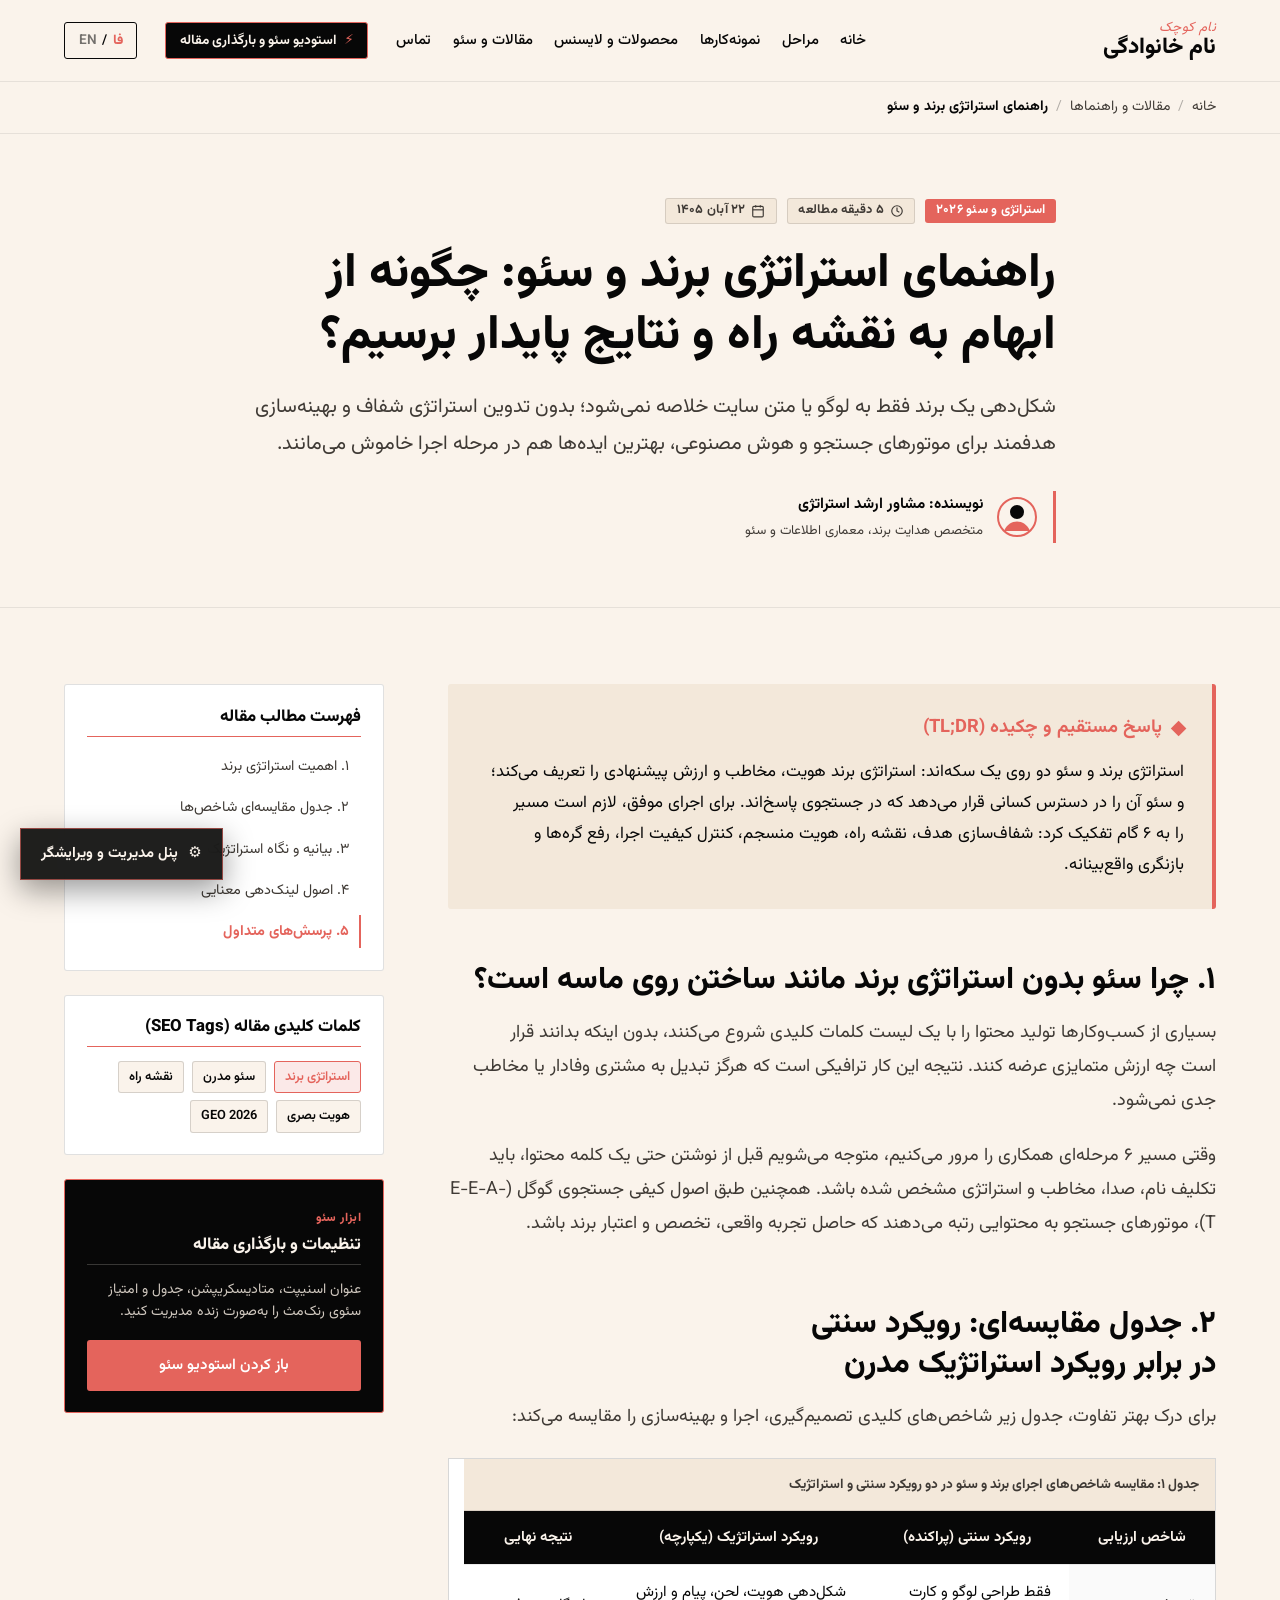
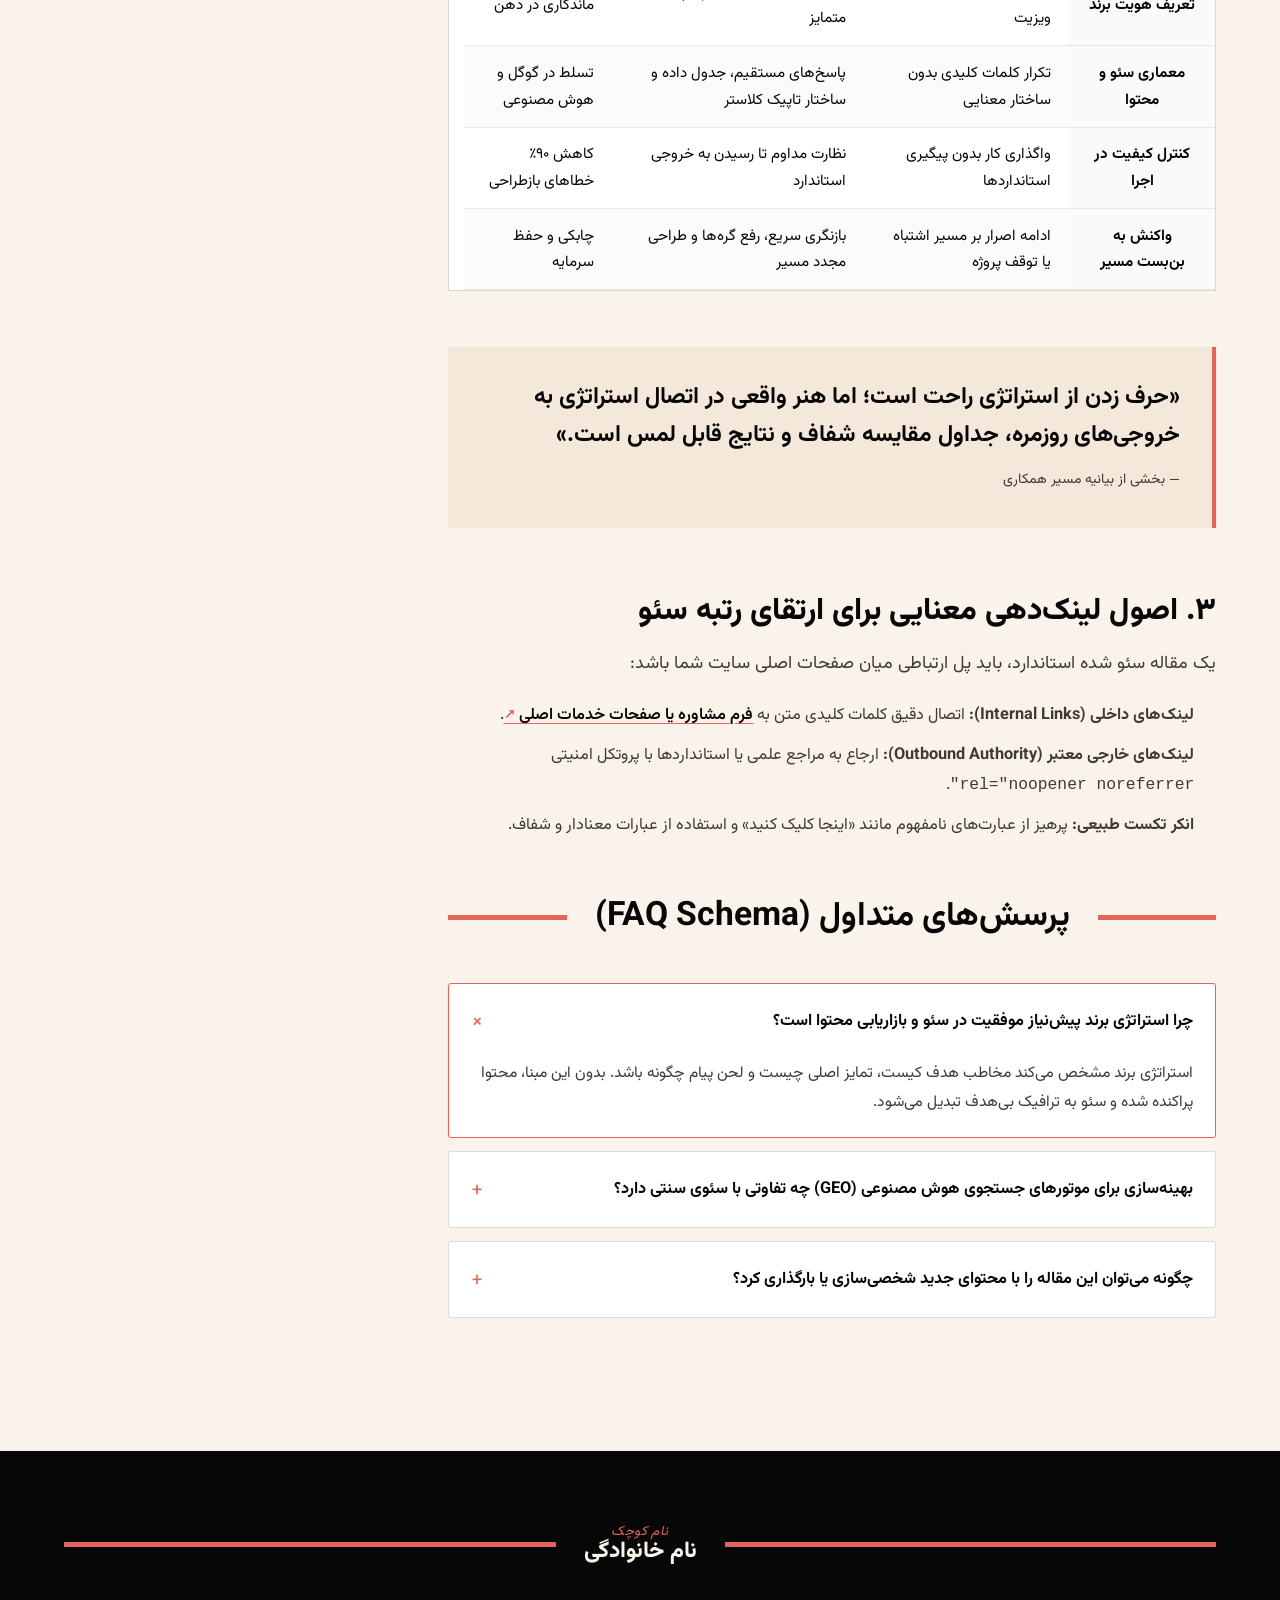
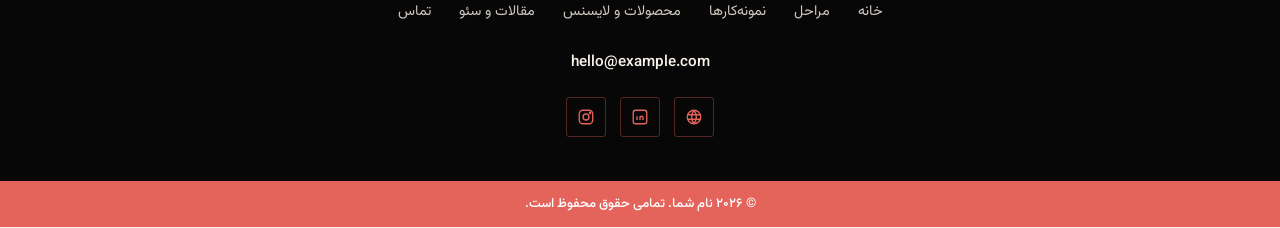
<file: article.html>
<!DOCTYPE html>
<html lang="fa" dir="rtl">
<head>
  <meta charset="UTF-8">
  <meta name="viewport" content="width=device-width, initial-scale=1.0">

  <!-- SEO Primary Meta Tags (Dynamically updated by SEO Studio) -->
  <title id="meta-page-title">راهنمای استراتژی برند و سئو | چارچوب مدرن از صفر تا اجرا</title>
  <meta id="meta-description" name="description" content="راهنمای استراتژی برند و سئو؛ یاد بگیرید چطور ایده خام را به نقشه راه، جدول مقایسه، هویت منسجم و نتایج پایدار تبدیل کنید. بررسی تخصصی و چک‌لیست عملی.">
  <meta id="meta-keywords" name="keywords" content="استراتژی برند, سئو مدرن, نقشه راه برند, طراحی هویت برند, بهینه‌سازی موتورهای هوش مصنوعی, GEO">
  <link id="meta-canonical" rel="canonical" href="https://example.com/article.html">
  <meta name="robots" content="index, follow">

  <!-- Open Graph / Facebook -->
  <meta property="og:type" content="article">
  <meta id="og-url" property="og:url" content="https://example.com/article.html">
  <meta id="og-title" property="og:title" content="راهنمای استراتژی برند و سئو | چارچوب مدرن از صفر تا اجرا">
  <meta id="og-description" property="og:description" content="راهنمای استراتژی برند و سئو؛ یاد بگیرید چطور ایده خام را به نقشه راه، جدول مقایسه، هویت منسجم و نتایج پایدار تبدیل کنید.">
  <meta property="og:image" content="assets/placeholder-hero.jpg">

  <!-- Twitter Card -->
  <meta name="twitter:card" content="summary_large_image">
  <meta id="tw-title" name="twitter:title" content="راهنمای استراتژی برند و سئو | چارچوب مدرن از صفر تا اجرا">
  <meta id="tw-description" name="twitter:description" content="راهنمای استراتژی برند و سئو؛ یاد بگیرید چطور ایده خام را به نقشه راه، جدول مقایسه و نتایج پایدار تبدیل کنید.">
  <meta name="twitter:image" content="assets/placeholder-hero.jpg">

  <link rel="icon" type="image/svg+xml" href="data:image/svg+xml,%3Csvg xmlns='http://www.w3.org/2000/svg' viewBox='0 0 32 32'%3E%3Crect width='32' height='32' fill='%23070707'/%3E%3Crect x='10' y='10' width='12' height='12' transform='rotate(45 16 16)' fill='%23E4645C'/%3E%3C/svg%3E">

  <!-- Fonts -->
  <link rel="preconnect" href="https://fonts.googleapis.com">
  <link rel="preconnect" href="https://fonts.gstatic.com" crossorigin>
  <link href="https://fonts.googleapis.com/css2?family=Amiri:ital,wght@0,400;0,700;1,400;1,700&family=Playfair+Display:ital,wght@0,500;0,700;1,400;1,600;1,700&family=Plus+Jakarta+Sans:wght@400;500;600;700&family=Vazirmatn:wght@300;400;500;600;700;800&display=swap" rel="stylesheet">

  <link rel="stylesheet" href="styles.css">
  <script src="script.js" defer></script>

  <!-- JSON-LD Structured Data (Article + BreadcrumbList + FAQPage) -->
  <script type="application/ld+json" id="seo-schema-json">
  {
    "@context": "https://schema.org",
    "@graph": [
      {
        "@type": "Article",
        "@id": "https://example.com/article.html#article",
        "isPartOf": {
          "@type": "WebPage",
          "@id": "https://example.com/article.html"
        },
        "headline": "راهنمای استراتژی برند و سئو | چارچوب مدرن از صفر تا اجرا",
        "description": "راهنمای استراتژی برند و سئو؛ یاد بگیرید چطور ایده خام را به نقشه راه، جدول مقایسه، هویت منسجم و نتایج پایدار تبدیل کنید.",
        "inLanguage": "fa-IR",
        "mainEntityOfPage": "https://example.com/article.html",
        "datePublished": "2026-11-12T10:00:00+03:30",
        "dateModified": "2026-11-13T10:00:00+03:30",
        "author": {
          "@type": "Person",
          "name": "نام و نام خانوادگی",
          "url": "https://example.com"
        },
        "publisher": {
          "@type": "Organization",
          "name": "وب‌سایت شخصی",
          "url": "https://example.com"
        },
        "keywords": ["استراتژی برند", "سئو مدرن", "نقشه راه برند"]
      },
      {
        "@type": "BreadcrumbList",
        "@id": "https://example.com/article.html#breadcrumb",
        "itemListElement": [
          {
            "@type": "ListItem",
            "position": 1,
            "name": "خانه",
            "item": "https://example.com/index.html"
          },
          {
            "@type": "ListItem",
            "position": 2,
            "name": "مقالات",
            "item": "https://example.com/index.html#articles"
          },
          {
            "@type": "ListItem",
            "position": 3,
            "name": "راهنمای استراتژی برند و سئو",
            "item": "https://example.com/article.html"
          }
        ]
      },
      {
        "@type": "FAQPage",
        "@id": "https://example.com/article.html#faq",
        "mainEntity": [
          {
            "@type": "Question",
            "name": "چرا استراتژی برند پیش‌نیاز موفقیت در سئو و بازاریابی محتوا است؟",
            "acceptedAnswer": {
              "@type": "Answer",
              "text": "استراتژی برند مشخص می‌کند مخاطب هدف کیست، تمایز اصلی چیست و لحن پیام چگونه باشد. بدون این مبنا، محتوا پراکنده شده و سئو به ترافیک بی‌هدف تبدیل می‌شود."
            }
          },
          {
            "@type": "Question",
            "name": "بهینه‌سازی برای موتورهای جستجوی هوش مصنوعی (GEO) چه تفاوتی با سئوی سنتی دارد؟",
            "acceptedAnswer": {
              "@type": "Answer",
              "text": "سئوی سنتی بر کلمات کلیدی و بک‌لینک تکیه دارد؛ اما GEO روی تراکم انتیتی‌ها، پاسخ مستقیم (Answer Nuggets)، جدول‌های مقایسه و مستندسازی دقیق متمرکز است."
            }
          }
        ]
      }
    ]
  }
  </script>
</head>
<body class="article-page">
  <!-- Live Edit Active Top Banner -->
  <aside class="live-edit-banner" id="live-edit-banner" role="status" aria-live="polite">
    <span class="live-edit-banner-text" data-i18n="adminLiveBanner">✏️ حالت ویرایش زنده فعال است: روی هر متنی از صفحه کلیک کنید و مستقیماً تایپ نمایید.</span>
    <button type="button" class="live-edit-banner-btn" id="btn-exit-live-edit" data-i18n="adminExitLive">خروج از ویرایش زنده</button>
  </aside>

  <a href="#article-h1" class="skip-link visually-hidden" data-i18n="skipLink">پرش به محتوای مقاله</a>

  <div class="sr-only" aria-live="polite" id="live-announcer"></div>

  <!-- Header -->
  <header class="site-header" id="top">
    <div class="container header-inner">
      <a href="index.html" class="brand-mark" aria-label="صفحه اصلی" data-i18n-aria="brandAria">
        <span class="brand-script" data-i18n="brandScript">نام کوچک</span>
        <span class="brand-serif" data-i18n="brandSerif">نام خانوادگی</span>
      </a>

      <nav class="site-nav" aria-label="منوی اصلی" data-i18n-aria="navAria">
        <ul class="nav-list">
          <li><a href="index.html#top" class="nav-link" data-i18n="navHome">خانه</a></li>
          <li><a href="index.html#stages" class="nav-link" data-i18n="navStages">مراحل</a></li>
          <li><a href="index.html#portfolio" class="nav-link" data-i18n="navWork">نمونه‌کارها</a></li>
          <li><a href="index.html#products" class="nav-link" data-i18n="navProducts">محصولات و لایسنس</a></li>
          <li><a href="article.html" class="nav-link is-active" data-i18n="navArticles">مقالات</a></li>
          <li><a href="index.html#contact" class="nav-link" data-i18n="navContact">تماس</a></li>
        </ul>

        <button type="button" class="btn-studio-quick" id="btn-toggle-studio" aria-expanded="false" aria-controls="seo-studio-drawer">
          <span class="studio-icon" aria-hidden="true">⚡</span>
          <span data-i18n="studioBtnText">استودیو سئو و بارگذاری مقاله</span>
        </button>

        <button type="button" class="lang-toggle" id="lang-toggle" aria-label="Switch language to English">
          <span class="lang-option is-active" data-lang-badge="fa">فا</span>
          <span class="lang-divider" aria-hidden="true">/</span>
          <span class="lang-option" data-lang-badge="en">EN</span>
        </button>
      </nav>
    </div>
  </header>

  <!-- Breadcrumbs & Category Bar -->
  <nav class="breadcrumb-bar surface-cream" aria-label="مسیر پیمایش">
    <div class="container">
      <ol class="breadcrumb-list" role="list">
        <li class="breadcrumb-item"><a href="index.html" class="breadcrumb-link" data-i18n="bcHome">خانه</a></li>
        <li class="breadcrumb-sep" aria-hidden="true">/</li>
        <li class="breadcrumb-item"><a href="index.html#articles" class="breadcrumb-link" data-i18n="bcArticles">مقالات و راهنماها</a></li>
        <li class="breadcrumb-sep" aria-hidden="true">/</li>
        <li class="breadcrumb-item is-active" aria-current="page">
          <span id="breadcrumb-current" data-i18n="artTitlePreview">راهنمای استراتژی برند و سئو</span>
        </li>
      </ol>
    </div>
  </nav>

  <!-- Article Hero -->
  <section class="article-hero-section surface-cream">
    <div class="container article-hero-inner">
      <div class="article-meta-badges">
        <span class="badge badge-coral" id="art-category" data-i18n="artCategory">استراتژی و سئو ۲۰۲۶</span>
        <span class="badge badge-subtle">
          <svg viewBox="0 0 24 24" width="14" height="14" fill="none" stroke="currentColor" stroke-width="2" aria-hidden="true"><circle cx="12" cy="12" r="9"/><polyline points="12 6 12 12 16 14"/></svg>
          <span id="art-reading-time" data-i18n="artReadingTime">۵ دقیقه مطالعه</span>
        </span>
        <span class="badge badge-subtle">
          <svg viewBox="0 0 24 24" width="14" height="14" fill="none" stroke="currentColor" stroke-width="2" aria-hidden="true"><rect x="3" y="4" width="18" height="18" rx="2"/><line x1="16" y1="2" x2="16" y2="6"/><line x1="8" y1="2" x2="8" y2="6"/><line x1="3" y1="10" x2="21" y2="10"/></svg>
          <time datetime="2026-11-12" id="art-date" data-i18n="artDate">۲۲ آبان ۱۴۰۵</time>
        </span>
      </div>

      <h1 id="article-h1" tabindex="-1" class="article-main-title" data-i18n="artH1">
        راهنمای استراتژی برند و سئو: چگونه از ابهام به نقشه راه و نتایج پایدار برسیم؟
      </h1>

      <p class="article-lead-paragraph" id="article-lead" data-i18n="artLead">
        شکل‌دهی یک برند فقط به لوگو یا متن سایت خلاصه نمی‌شود؛ بدون تدوین استراتژی شفاف و بهینه‌سازی هدفمند برای موتورهای جستجو و هوش مصنوعی، بهترین ایده‌ها هم در مرحله اجرا خاموش می‌مانند.
      </p>

      <div class="article-author-card">
        <div class="author-avatar" aria-hidden="true">
          <svg viewBox="0 0 40 40" width="40" height="40" fill="none">
            <circle cx="20" cy="20" r="19" stroke="#E4645C" stroke-width="2"/>
            <circle cx="20" cy="15" r="7" fill="#070707"/>
            <path d="M7 34c2.5-6.5 8-9.5 13-9.5s10.5 3 13 9.5" fill="#E4645C"/>
          </svg>
        </div>
        <div class="author-details">
          <span class="author-name" id="art-author-name" data-i18n="artAuthorName">نویسنده: مشاور ارشد استراتژی</span>
          <span class="author-role" data-i18n="artAuthorRole">متخصص هدایت برند، معماری اطلاعات و سئو</span>
        </div>
      </div>
    </div>
  </section>

  <!-- Main Article Body + Sidebar Layout -->
  <main class="article-content-layout surface-cream" id="main-content">
    <div class="container article-grid">
      <!-- Article Text & Elements -->
      <article class="article-main-body" id="article-render-target">

        <!-- Answer Nugget (GEO 2026 Front-Loading) -->
        <aside class="answer-nugget" aria-labelledby="nugget-title">
          <div class="nugget-header">
            <span class="stage-diamond" aria-hidden="true"></span>
            <strong id="nugget-title" class="nugget-title" data-i18n="nuggetTitle">پاسخ مستقیم و چکیده (TL;DR)</strong>
          </div>
          <p class="nugget-text" id="art-nugget-body" data-i18n="nuggetBody">
            استراتژی برند و سئو دو روی یک سکه‌اند: استراتژی برند هویت، مخاطب و ارزش پیشنهادی را تعریف می‌کند؛ و سئو آن را در دسترس کسانی قرار می‌دهد که در جستجوی پاسخ‌اند. برای اجرای موفق، لازم است مسیر را به ۶ گام تفکیک کرد: شفاف‌سازی هدف، نقشه راه، هویت منسجم، کنترل کیفیت اجرا، رفع گره‌ها و بازنگری واقع‌بینانه.
          </p>
        </aside>

        <!-- Section 1 -->
        <section class="article-section" id="section-1">
          <h2 class="article-heading-2" data-i18n="sec1H2">۱. چرا سئو بدون استراتژی برند مانند ساختن روی ماسه است؟</h2>
          <p class="article-paragraph" data-i18n="sec1P1">
            بسیاری از کسب‌وکارها تولید محتوا را با یک لیست کلمات کلیدی شروع می‌کنند، بدون اینکه بدانند قرار است چه ارزش متمایزی عرضه کنند. نتیجه این کار ترافیکی است که هرگز تبدیل به مشتری وفادار یا مخاطب جدی نمی‌شود.
          </p>
          <p class="article-paragraph" data-i18n="sec1P2">
            وقتی <a href="index.html#stages" class="article-link link-internal" data-i18n="internalLinkSample">مسیر ۶ مرحله‌ای همکاری</a> را مرور می‌کنیم، متوجه می‌شویم قبل از نوشتن حتی یک کلمه محتوا، باید تکلیف نام، صدا، مخاطب و استراتژی مشخص شده باشد. همچنین طبق <a href="https://developers.google.com/search/docs" target="_blank" rel="noopener noreferrer" class="article-link link-external" data-i18n="externalLinkSample">اصول کیفی جستجوی گوگل (E-E-A-T)</a>، موتورهای جستجو به محتوایی رتبه می‌دهند که حاصل تجربه واقعی، تخصص و اعتبار برند باشد.
          </p>
        </section>

        <!-- Section 2: Comparison Table (SEO & Modern Guidance) -->
        <section class="article-section" id="section-2">
          <h2 class="article-heading-2" data-i18n="sec2H2">۲. جدول مقایسه‌ای: رویکرد سنتی در برابر رویکرد استراتژیک مدرن</h2>
          <p class="article-paragraph" data-i18n="sec2P1">
            برای درک بهتر تفاوت، جدول زیر شاخص‌های کلیدی تصمیم‌گیری، اجرا و بهینه‌سازی را مقایسه می‌کند:
          </p>

          <div class="table-scroll-container">
            <table class="editorial-table" id="article-table">
              <caption data-i18n="tableCaption">جدول ۱: مقایسه شاخص‌های اجرای برند و سئو در دو رویکرد سنتی و استراتژیک</caption>
              <thead>
                <tr>
                  <th scope="col" data-i18n="thMetric">شاخص ارزیابی</th>
                  <th scope="col" data-i18n="thTraditional">رویکرد سنتی (پراکنده)</th>
                  <th scope="col" data-i18n="thStrategic">رویکرد استراتژیک (یکپارچه)</th>
                  <th scope="col" data-i18n="thOutcome">نتیجه نهایی</th>
                </tr>
              </thead>
              <tbody>
                <tr>
                  <th scope="row" data-i18n="row1Th">تعریف هویت برند</th>
                  <td data-i18n="row1Td1">فقط طراحی لوگو و کارت ویزیت</td>
                  <td data-i18n="row1Td2">شکل‌دهی هویت، لحن، پیام و ارزش متمایز</td>
                  <td data-i18n="row1Td3"><strong class="badge-tag-positive">ماندگاری در ذهن</strong></td>
                </tr>
                <tr>
                  <th scope="row" data-i18n="row2Th">معماری سئو و محتوا</th>
                  <td data-i18n="row2Td1">تکرار کلمات کلیدی بدون ساختار معنایی</td>
                  <td data-i18n="row2Td2">پاسخ‌های مستقیم، جدول داده و ساختار تاپیک کلاستر</td>
                  <td data-i18n="row2Td3"><strong class="badge-tag-positive">تسلط در گوگل و هوش مصنوعی</strong></td>
                </tr>
                <tr>
                  <th scope="row" data-i18n="row3Th">کنترل کیفیت در اجرا</th>
                  <td data-i18n="row3Td1">واگذاری کار بدون پیگیری استانداردها</td>
                  <td data-i18n="row3Td2">نظارت مداوم تا رسیدن به خروجی استاندارد</td>
                  <td data-i18n="row3Td3"><strong class="badge-tag-positive">کاهش ۹۰٪ خطاهای بازطراحی</strong></td>
                </tr>
                <tr>
                  <th scope="row" data-i18n="row4Th">واکنش به بن‌بست مسیر</th>
                  <td data-i18n="row4Td1">ادامه اصرار بر مسیر اشتباه یا توقف پروژه</td>
                  <td data-i18n="row4Td2">بازنگری سریع، رفع گره‌ها و طراحی مجدد مسیر</td>
                  <td data-i18n="row4Td3"><strong class="badge-tag-positive">چابکی و حفظ سرمایه</strong></td>
                </tr>
              </tbody>
            </table>
          </div>
        </section>

        <!-- Section 3: Callout Quote -->
        <section class="article-section" id="section-3">
          <blockquote class="editorial-callout-quote">
            <p data-i18n="quoteText">
              «حرف زدن از استراتژی راحت است؛ اما هنر واقعی در اتصال استراتژی به خروجی‌های روزمره، جداول مقایسه شفاف و نتایج قابل لمس است.»
            </p>
            <cite data-i18n="quoteCite">— بخشی از بیانیه مسیر همکاری</cite>
          </blockquote>
        </section>

        <!-- Section 4: Linking & Next Steps -->
        <section class="article-section" id="section-4">
          <h2 class="article-heading-2" data-i18n="sec4H2">۳. اصول لینک‌دهی معنایی برای ارتقای رتبه سئو</h2>
          <p class="article-paragraph" data-i18n="sec4P1">
            یک مقاله سئو شده استاندارد، باید پل ارتباطی میان صفحات اصلی سایت شما باشد:
          </p>
          <ul class="article-bullet-list" role="list">
            <li><strong data-i18n="linkTip1Title">لینک‌های داخلی (Internal Links):</strong> <span data-i18n="linkTip1Text">اتصال دقیق کلمات کلیدی متن به</span> <a href="index.html#contact" class="article-link link-internal" data-i18n="linkTip1Anchor">فرم مشاوره یا صفحات خدمات اصلی</a>.</li>
            <li><strong data-i18n="linkTip2Title">لینک‌های خارجی معتبر (Outbound Authority):</strong> <span data-i18n="linkTip2Text">ارجاع به مراجع علمی یا استانداردها با پروتکل امنیتی</span> <code>rel="noopener noreferrer"</code>.</li>
            <li><strong data-i18n="linkTip3Title">انکر تکست طبیعی:</strong> <span data-i18n="linkTip3Text">پرهیز از عبارت‌های نامفهوم مانند «اینجا کلیک کنید» و استفاده از عبارات معنادار و شفاف.</span></li>
          </ul>
        </section>

        <!-- Section 5: FAQ Schema Accordion -->
        <section class="article-section" id="section-faq">
          <div class="bar-heading-centered bar-heading-dark-text">
            <span class="coral-bar" aria-hidden="true"></span>
            <h2 class="section-centered-title" data-i18n="faqHeading">پرسش‌های متداول (FAQ Schema)</h2>
            <span class="coral-bar" aria-hidden="true"></span>
          </div>

          <div class="faq-accordion-group">
            <details class="faq-item" open>
              <summary class="faq-summary">
                <span class="faq-question" data-i18n="faq1Q">چرا استراتژی برند پیش‌نیاز موفقیت در سئو و بازاریابی محتوا است؟</span>
                <span class="faq-icon" aria-hidden="true">+</span>
              </summary>
              <div class="faq-answer">
                <p data-i18n="faq1A">
                  استراتژی برند مشخص می‌کند مخاطب هدف کیست، تمایز اصلی چیست و لحن پیام چگونه باشد. بدون این مبنا، محتوا پراکنده شده و سئو به ترافیک بی‌هدف تبدیل می‌شود.
                </p>
              </div>
            </details>

            <details class="faq-item">
              <summary class="faq-summary">
                <span class="faq-question" data-i18n="faq2Q">بهینه‌سازی برای موتورهای جستجوی هوش مصنوعی (GEO) چه تفاوتی با سئوی سنتی دارد؟</span>
                <span class="faq-icon" aria-hidden="true">+</span>
              </summary>
              <div class="faq-answer">
                <p data-i18n="faq2A">
                  سئوی سنتی بر کلمات کلیدی و بک‌لینک تکیه دارد؛ اما GEO روی تراکم انتیتی‌ها، پاسخ مستقیم (Answer Nuggets)، جدول‌های مقایسه و مستندسازی دقیق متمرکز است.
                </p>
              </div>
            </details>

            <details class="faq-item">
              <summary class="faq-summary">
                <span class="faq-question" data-i18n="faq3Q">چگونه می‌توان این مقاله را با محتوای جدید شخصی‌سازی یا بارگذاری کرد؟</span>
                <span class="faq-icon" aria-hidden="true">+</span>
              </summary>
              <div class="faq-answer">
                <p data-i18n="faq3A">
                  با فشردن دکمه «استودیو سئو و بارگذاری مقاله» در بالای صفحه، پنل تعاملی باز می‌شود که به شما اجازه می‌دهد عنوان، متن، جدول، کلمات کلیدی، عنوان اسنیپت و متادیسکریپشن را ویرایش کنید و پیش‌نمایش زنده در گوگل و امتیاز سئو را مشاهده کنید.
                </p>
              </div>
            </details>
          </div>
        </section>

      </article>

      <!-- Sticky Sidebar -->
      <aside class="article-sidebar" aria-label="فهرست و اطلاعات مقاله">
        <div class="sidebar-sticky-wrapper">
          <!-- Table of Contents -->
          <div class="sidebar-card">
            <h3 class="sidebar-card-title" data-i18n="tocTitle">فهرست مطالب مقاله</h3>
            <nav aria-label="فهرست بخش‌های مقاله">
              <ul class="toc-list" role="list">
                <li><a href="#section-1" class="toc-link is-active" data-i18n="toc1">۱. اهمیت استراتژی برند</a></li>
                <li><a href="#section-2" class="toc-link" data-i18n="toc2">۲. جدول مقایسه‌ای شاخص‌ها</a></li>
                <li><a href="#section-3" class="toc-link" data-i18n="toc3">۳. بیانیه و نگاه استراتژیک</a></li>
                <li><a href="#section-4" class="toc-link" data-i18n="toc4">۴. اصول لینک‌دهی معنایی</a></li>
                <li><a href="#section-faq" class="toc-link" data-i18n="toc5">۵. پرسش‌های متداول</a></li>
              </ul>
            </nav>
          </div>

          <!-- SEO Keywords Badge Box -->
          <div class="sidebar-card">
            <h3 class="sidebar-card-title" data-i18n="kwCardTitle">کلمات کلیدی مقاله (SEO Tags)</h3>
            <div class="tag-cloud" id="sidebar-tag-cloud">
              <span class="tag-pill tag-pill-primary">استراتژی برند</span>
              <span class="tag-pill">سئو مدرن</span>
              <span class="tag-pill">نقشه راه</span>
              <span class="tag-pill">هویت بصری</span>
              <span class="tag-pill">GEO 2026</span>
            </div>
          </div>

          <!-- Studio Trigger Card -->
          <div class="sidebar-card sidebar-card-studio">
            <span class="studio-card-badge" data-i18n="studioCardBadge">ابزار سئو</span>
            <h3 class="sidebar-card-title" data-i18n="studioCardTitle">تنظیمات و بارگذاری مقاله</h3>
            <p class="sidebar-card-text" data-i18n="studioCardText">
              عنوان اسنیپت، متادیسکریپشن، جدول و امتیاز سئوی رنک‌مث را به‌صورت زنده مدیریت کنید.
            </p>
            <button type="button" class="btn btn-coral btn-full" id="btn-open-studio-sidebar" data-i18n="studioCardBtn">
              باز کردن استودیو سئو
            </button>
          </div>
        </div>
      </aside>
    </div>
  </main>

  <!-- ======================================================== -->
  <!-- INTERACTIVE SEO STUDIO & ARTICLE PUBLISHER (Drawer / Panel) -->
  <!-- ======================================================== -->
  <section class="seo-studio-drawer surface-ink" id="seo-studio-drawer" aria-labelledby="studio-title" hidden>
    <div class="container studio-container">
      <div class="studio-header">
        <div class="studio-title-wrap">
          <span class="coral-bar" aria-hidden="true"></span>
          <h2 id="studio-title" class="studio-main-heading" data-i18n="studioMainHeading">
            استودیو سئو و بارگذاری مقاله (SEO & Content Studio)
          </h2>
        </div>
        <button type="button" class="studio-close-btn" id="btn-close-studio" aria-label="بستن استودیو سئو">✕</button>
      </div>

      <p class="studio-intro" data-i18n="studioIntro">
        در این بخش می‌توانید جایگاه عنوان، متن، جدول، لینک‌دهی، کلمات کلیدی، عنوان اسنیپت و توضیحات اسنیپت را تنظیم کنید؛ پیش‌نمایش نحوه نمایش در گوگل را ببینید و امتیاز لحظه‌ای سئو را ارزیابی کنید.
      </p>

      <div class="studio-grid">
        <!-- Controls Column -->
        <div class="studio-controls-col">

          <!-- 1. Title & Slug -->
          <div class="studio-group">
            <h3 class="studio-group-title" data-i18n="groupTitleSlug">۱. جایگاه عنوان و پیوند یکتا (Slug)</h3>
            <div class="form-field">
              <label for="studio-input-title" class="form-label" data-i18n="labelArtTitle">عنوان مقاله (H1)</label>
              <input type="text" id="studio-input-title" class="form-control" value="راهنمای استراتژی برند و سئو: چگونه از ابهام به نقشه راه و نتایج پایدار برسیم؟">
            </div>
            <div class="form-field">
              <label for="studio-input-slug" class="form-label" data-i18n="labelSlug">پیوند یکتا / اسلاگ (Slug)</label>
              <input type="text" id="studio-input-slug" class="form-control" value="brand-strategy-and-seo-guide" dir="ltr">
            </div>
          </div>

          <!-- 2. Focus & LSI Keywords -->
          <div class="studio-group">
            <h3 class="studio-group-title" data-i18n="groupKeywords">۲. کلمات کلیدی (Keywords & Entities)</h3>
            <div class="form-field">
              <label for="studio-input-focus-kw" class="form-label" data-i18n="labelFocusKw">کلمه کلیدی اصلی (Focus Keyword)</label>
              <input type="text" id="studio-input-focus-kw" class="form-control" value="استراتژی برند">
            </div>
            <div class="form-field">
              <label for="studio-input-secondary-kw" class="form-label" data-i18n="labelSecondaryKw">کلمات کلیدی فرعی و LSI (جدا شده با ویرگول)</label>
              <input type="text" id="studio-input-secondary-kw" class="form-control" value="سئو مدرن, نقشه راه برند, بهینه‌سازی هوش مصنوعی, GEO 2026">
            </div>
          </div>

          <!-- 3. Google SERP Snippet -->
          <div class="studio-group">
            <h3 class="studio-group-title" data-i18n="groupSnippet">۳. عنوان و توضیحات اسنیپت گوگل (Google SERP Snippet)</h3>

            <!-- Snippet Title -->
            <div class="form-field">
              <div class="field-meta-row">
                <label for="studio-input-meta-title" class="form-label" data-i18n="labelSnippetTitle">عنوان اسنیپت (Meta Title — حداکثر ۶۰ کاراکتر)</label>
                <span class="char-counter" id="counter-meta-title">۰ / ۶۰</span>
              </div>
              <input type="text" id="studio-input-meta-title" class="form-control" value="راهنمای استراتژی برند و سئو | چارچوب مدرن از صفر تا اجرا">
              <div class="progress-bar-track">
                <div class="progress-bar-fill" id="bar-meta-title"></div>
              </div>
            </div>

            <!-- Snippet Description -->
            <div class="form-field">
              <div class="field-meta-row">
                <label for="studio-input-meta-desc" class="form-label" data-i18n="labelSnippetDesc">توضیحات اسنیپت (Meta Description — ۱۳۰ تا ۱۵۸ کاراکتر)</label>
                <span class="char-counter" id="counter-meta-desc">۰ / ۱۵۸</span>
              </div>
              <textarea id="studio-input-meta-desc" class="form-control form-textarea" rows="3">راهنمای استراتژی برند و سئو؛ یاد بگیرید چطور ایده خام را به نقشه راه، جدول مقایسه، هویت منسجم و نتایج پایدار تبدیل کنید. بررسی تخصصی و چک‌لیست عملی.</textarea>
              <div class="progress-bar-track">
                <div class="progress-bar-fill" id="bar-meta-desc"></div>
              </div>
            </div>
          </div>

          <!-- 4. Body Text & Table Builder -->
          <div class="studio-group">
            <h3 class="studio-group-title" data-i18n="groupBodyTable">۴. متن، جدول و لینک‌دهی</h3>
            <div class="form-field">
              <label for="studio-input-lead" class="form-label" data-i18n="labelLead">پاراگراف لید / مقدمه (شامل کلمه کلیدی اصلی در ۱۰٪ اول)</label>
              <textarea id="studio-input-lead" class="form-control form-textarea" rows="2">شکل‌دهی یک برند فقط به لوگو یا متن سایت خلاصه نمی‌شود؛ بدون تدوین استراتژی شفاف و بهینه‌سازی هدفمند برای موتورهای جستجو و هوش مصنوعی، بهترین ایده‌ها هم در مرحله اجرا خاموش می‌مانند.</textarea>
            </div>

            <div class="form-field">
              <label for="studio-input-nugget" class="form-label" data-i18n="labelNugget">پاسخ مستقیم / TL;DR (برای موتورهای هوش مصنوعی GEO)</label>
              <textarea id="studio-input-nugget" class="form-control form-textarea" rows="2">استراتژی برند و سئو دو روی یک سکه‌اند: استراتژی برند هویت، مخاطب و ارزش پیشنهادی را تعریف می‌کند؛ و سئو آن را در دسترس کسانی قرار می‌دهد که در جستجوی پاسخ‌اند.</textarea>
            </div>

            <div class="form-field">
              <label for="studio-input-table-title" class="form-label" data-i18n="labelTableTitle">عنوان جدول داده‌ها</label>
              <input type="text" id="studio-input-table-title" class="form-control" value="جدول ۱: مقایسه شاخص‌های اجرای برند و سئو در دو رویکرد سنتی و استراتژیک">
            </div>

            <div class="studio-btn-row">
              <button type="button" class="btn btn-outline-cream" id="btn-add-table-row" data-i18n="btnAddTableRow">+ افزودن سطر به جدول</button>
              <button type="button" class="btn btn-outline-cream" id="btn-insert-link-template" data-i18n="btnInsertLink">افزودن نمونه لینک داخلی / خارجی</button>
            </div>
          </div>

          <!-- 5. Actions: Apply, Upload, Export -->
          <div class="studio-actions-card">
            <h3 class="studio-actions-title" data-i18n="actionsTitle">اقدامات و بارگذاری</h3>
            <div class="studio-action-buttons">
              <button type="button" class="btn btn-coral" id="btn-apply-changes" data-i18n="btnApply">
                ✓ اعمال زنده روی مقاله بالای صفحه
              </button>

              <label class="btn btn-outline-cream btn-file-label">
                <span data-i18n="btnUploadJson">📁 بارگذاری مقاله از فایل JSON</span>
                <input type="file" id="file-upload-article" accept=".json,.txt" class="visually-hidden">
              </label>

              <button type="button" class="btn btn-outline-cream" id="btn-export-json" data-i18n="btnExportJson">
                📥 استخراج داده‌های سئو (JSON)
              </button>

              <button type="button" class="btn btn-outline-cream" id="btn-export-html" data-i18n="btnExportHtml">
                📄 استخراج کد کامل HTML مقاله
              </button>
            </div>
            <div id="studio-feedback" class="studio-feedback-msg" role="status" aria-live="polite"></div>
          </div>

        </div>

        <!-- Previews & Score Column -->
        <div class="studio-preview-col">

          <!-- Rank Math SEO Score Box -->
          <div class="seo-score-box">
            <div class="seo-score-ring">
              <span class="score-number" id="seo-score-num">95</span>
              <span class="score-total">/ 100</span>
            </div>
            <div class="seo-score-info">
              <strong class="seo-score-label" id="seo-score-text" data-i18n="scoreExcellent">عالی — بهینه برای رتبه ۱ گوگل و هوش مصنوعی</strong>
              <span class="seo-score-sub" data-i18n="scoreSub">بر اساس الگوریتم‌های رنک‌مث و GEO 2026</span>
            </div>
          </div>

          <!-- Google SERP Snippet Preview Simulator -->
          <div class="google-serp-card">
            <div class="serp-card-header">
              <span class="serp-label" data-i18n="serpPreviewTitle">پیش‌نمایش زنده در نتایج جستجوی گوگل</span>
              <div class="serp-view-toggle">
                <button type="button" class="serp-toggle-btn is-active" id="serp-view-desktop" data-i18n="serpDesktop">دسکتاپ</button>
                <button type="button" class="serp-toggle-btn" id="serp-view-mobile" data-i18n="serpMobile">موبایل</button>
              </div>
            </div>

            <div class="google-serp-body" id="google-serp-simulator">
              <div class="serp-site-info">
                <div class="serp-favicon-placeholder" aria-hidden="true">●</div>
                <div class="serp-url-stack">
                  <span class="serp-brand-name">Example Agency</span>
                  <span class="serp-breadcrumb" id="serp-breadcrumb-display">https://example.com › blog › brand-strategy-and-seo-guide</span>
                </div>
              </div>
              <h4 class="serp-title-link" id="serp-title-display">راهنمای استراتژی برند و سئو | چارچوب مدرن از صفر تا اجرا</h4>
              <p class="serp-snippet-desc" id="serp-desc-display">
                راهنمای استراتژی برند و سئو؛ یاد بگیرید چطور ایده خام را به نقشه راه، جدول مقایسه، هویت منسجم و نتایج پایدار تبدیل کنید. بررسی تخصصی و چک‌لیست عملی.
              </p>
            </div>
          </div>

          <!-- Rank Math Real-time Checklist -->
          <div class="seo-checklist-card">
            <h4 class="checklist-title" data-i18n="checklistTitle">چک‌لیست شاخص‌های حیاتی سئو (Rank Math Audit)</h4>
            <ul class="checklist-items" role="list">
              <li class="checklist-item is-pass" id="chk-focus-title">
                <span class="chk-icon" aria-hidden="true">✓</span>
                <span class="chk-text" data-i18n="chkFocusTitle">کلمه کلیدی در عنوان اسنیپت وجود دارد</span>
              </li>
              <li class="checklist-item is-pass" id="chk-focus-desc">
                <span class="chk-icon" aria-hidden="true">✓</span>
                <span class="chk-text" data-i18n="chkFocusDesc">کلمه کلیدی در توضیحات اسنیپت قرار دارد</span>
              </li>
              <li class="checklist-item is-pass" id="chk-title-length">
                <span class="chk-icon" aria-hidden="true">✓</span>
                <span class="chk-text" data-i18n="chkTitleLength">طول عنوان سئو بهینه است (زیر ۶۰ کاراکتر)</span>
              </li>
              <li class="checklist-item is-pass" id="chk-desc-length">
                <span class="chk-icon" aria-hidden="true">✓</span>
                <span class="chk-text" data-i18n="chkDescLength">طول متادیسکریپشن در بازه استاندارد (۱۳۰-۱۵۸ کاراکتر) است</span>
              </li>
              <li class="checklist-item is-pass" id="chk-keyword-lead">
                <span class="chk-icon" aria-hidden="true">✓</span>
                <span class="chk-text" data-i18n="chkKeywordLead">کلمه کلیدی در ۱۰٪ ابتدای متن لید آمده است</span>
              </li>
              <li class="checklist-item is-pass" id="chk-table-present">
                <span class="chk-icon" aria-hidden="true">✓</span>
                <span class="chk-text" data-i18n="chkTable">جدول داده‌ها یا مقایسه‌ای در محتوا وجود دارد</span>
              </li>
              <li class="checklist-item is-pass" id="chk-links-present">
                <span class="chk-icon" aria-hidden="true">✓</span>
                <span class="chk-text" data-i18n="chkLinks">لینک‌دهی داخلی و خارجی با پروتکل امنیتی دارد</span>
              </li>
              <li class="checklist-item is-pass" id="chk-schema-present">
                <span class="chk-icon" aria-hidden="true">✓</span>
                <span class="chk-text" data-i18n="chkSchema">ساختار اسکیما JSON-LD (Article, Breadcrumb, FAQ) فعال است</span>
              </li>
            </ul>
          </div>

        </div>
      </div>
    </div>
  </section>

  <!-- Footer -->
  <footer class="site-footer surface-ink">
    <div class="container footer-inner">
      <div class="bar-heading-centered footer-brand-row">
        <span class="coral-bar" aria-hidden="true"></span>
        <div class="brand-mark brand-mark-footer">
          <span class="brand-script" data-i18n="brandScript">نام کوچک</span>
          <span class="brand-serif" data-i18n="brandSerif">نام خانوادگی</span>
        </div>
        <span class="coral-bar" aria-hidden="true"></span>
      </div>

      <nav aria-label="منوی فوتر" data-i18n-aria="footerNavAria">
        <ul class="footer-nav-list">
          <li><a href="index.html#top" class="footer-link" data-i18n="navHome">خانه</a></li>
          <li><a href="index.html#stages" class="footer-link" data-i18n="navStages">مراحل</a></li>
          <li><a href="index.html#portfolio" class="footer-link" data-i18n="navWork">نمونه‌کارها</a></li>
          <li><a href="index.html#products" class="footer-link" data-i18n="navProducts">محصولات و لایسنس</a></li>
          <li><a href="article.html" class="footer-link is-active" data-i18n="navArticles">مقالات</a></li>
          <li><a href="index.html#contact" class="footer-link" data-i18n="navContact">تماس</a></li>
        </ul>
      </nav>

      <a href="mailto:hello@example.com" class="footer-email">hello@example.com</a>

      <div class="footer-socials" aria-label="شبکه‌های اجتماعی" data-i18n-aria="socialsAria">
        <a href="https://example.com" target="_blank" rel="noopener noreferrer" class="social-icon-link" aria-label="وب‌سایت نمونه" data-i18n-aria="socialWebAria">
          <svg viewBox="0 0 24 24" width="18" height="18" fill="none" stroke="currentColor" stroke-width="1.8" aria-hidden="true"><circle cx="12" cy="12" r="9"/><path d="M3.6 9h16.8M3.6 15h16.8M12 3a14.5 14.5 0 0 0 0 18M12 3a14.5 14.5 0 0 1 0 18"/></svg>
        </a>
        <a href="https://example.com" target="_blank" rel="noopener noreferrer" class="social-icon-link" aria-label="لینکدین" data-i18n-aria="socialLinkedinAria">
          <svg viewBox="0 0 24 24" width="18" height="18" fill="none" stroke="currentColor" stroke-width="1.8" aria-hidden="true"><rect x="3" y="3" width="18" height="18" rx="3"/><path d="M8 11v5M8 8v.01M12 16v-5m0 2a2 2 0 0 1 4 0v3"/></svg>
        </a>
        <a href="https://example.com" target="_blank" rel="noopener noreferrer" class="social-icon-link" aria-label="اینستاگرام" data-i18n-aria="socialInstagramAria">
          <svg viewBox="0 0 24 24" width="18" height="18" fill="none" stroke="currentColor" stroke-width="1.8" aria-hidden="true"><rect x="3" y="3" width="18" height="18" rx="5"/><circle cx="12" cy="12" r="4"/><circle cx="17.5" cy="6.5" r="0.8" fill="currentColor"/></svg>
        </a>
      </div>
    </div>

    <div class="footer-coral-strip">
      <p class="copyright-text" data-i18n="copyright">© ۲۰۲۶ نام شما. تمامی حقوق محفوظ است.</p>
    </div>
  </footer>

  <!-- Admin Toast Notification -->
  <div class="admin-toast" id="admin-toast" role="status" aria-live="polite"></div>

  <!-- Admin Floating Dock -->
  <div class="admin-dock-container" id="admin-dock-container">
    <button type="button" class="admin-pill-btn" id="admin-pill-btn" aria-label="باز کردن پنل مدیریت (میانبر Ctrl+Shift+E)">
      <span aria-hidden="true">⚙️</span>
      <span data-i18n="adminPillTitle">پنل مدیریت و ویرایشگر</span>
    </button>

    <div class="admin-dock-bar" id="admin-dock-bar" role="toolbar" aria-label="نوار ابزار مدیریت سایت">
      <span class="admin-dock-title">
        <span aria-hidden="true">🛠️</span>
        <span data-i18n="adminDockTitle">ادمین</span>
      </span>

      <button type="button" class="admin-dock-btn" id="btn-dock-live-edit" title="ویرایش مستقیم متون روی صفحه">
        <span aria-hidden="true">✏️</span>
        <span data-i18n="adminBtnLive">ویرایش مستقیم</span>
      </button>

      <button type="button" class="admin-dock-btn" id="btn-dock-open-drawer" title="کاستومایزر کامل رنگ‌ها، متون و تصاویر">
        <span aria-hidden="true">🎨</span>
        <span data-i18n="adminBtnCustomize">کاستومایزر</span>
      </button>

      <button type="button" class="admin-dock-btn" id="btn-dock-save" title="ذخیره تغییرات در حافظه مرورگر">
        <span aria-hidden="true">💾</span>
        <span data-i18n="adminBtnSave">ذخیره</span>
      </button>

      <button type="button" class="admin-dock-btn" id="btn-dock-export-html" title="دانلود فایل کامل HTML آماده انتشار">
        <span aria-hidden="true">📥</span>
        <span data-i18n="adminBtnExportHtml">دانلود HTML</span>
      </button>

      <button type="button" class="admin-dock-btn" id="btn-dock-reset" title="بازنشانی به حالت پیش‌فرض">
        <span aria-hidden="true">🔄</span>
        <span data-i18n="adminBtnReset">بازنشانی</span>
      </button>

      <button type="button" class="admin-dock-close" id="btn-dock-minimize" aria-label="کوچک کردن نوار ادمین">
        ✕
      </button>
    </div>
  </div>

  <!-- Admin Customizer Drawer Dialog -->
  <dialog id="admin-customizer-drawer" class="admin-customizer-drawer surface-ink" aria-labelledby="customizer-heading">
    <div class="customizer-header">
      <div class="customizer-title-wrap">
        <h2 id="customizer-heading" class="customizer-title" data-i18n="customizerHeaderTitle">🎨 مدیریت و کاستومایزر صفحات</h2>
        <p class="customizer-subtitle" data-i18n="customizerHeaderSub">تغییر زنده رنگ‌ها، متون، لینک‌ها و تصاویر بدون کدنویسی</p>
      </div>
      <button type="button" class="customizer-close-btn" id="btn-close-admin-drawer" aria-label="بستن کاستومایزر">✕</button>
    </div>

    <!-- Navigation Tabs -->
    <nav class="customizer-tabs-nav" role="tablist" aria-label="تب‌های کاستومایزر">
      <button type="button" role="tab" class="customizer-tab-btn is-active" id="tab-theme" aria-selected="true" aria-controls="panel-theme" data-i18n="tabTheme">🎨 رنگ و تم</button>
      <button type="button" role="tab" class="customizer-tab-btn" id="tab-hero" aria-selected="false" aria-controls="panel-hero" data-i18n="tabHero">👤 هیرو و برند</button>
      <button type="button" role="tab" class="customizer-tab-btn" id="tab-stages" aria-selected="false" aria-controls="panel-stages" data-i18n="tabStages">🧭 ۶ مرحله</button>
      <button type="button" role="tab" class="customizer-tab-btn" id="tab-showcase" aria-selected="false" aria-controls="panel-showcase" data-i18n="tabShowcase">💼 نمونه‌کار و رابین</button>
      <button type="button" role="tab" class="customizer-tab-btn" id="tab-brands" aria-selected="false" aria-controls="panel-brands" data-i18n="tabBrands">🤝 برندها</button>
      <button type="button" role="tab" class="customizer-tab-btn" id="tab-footer" aria-selected="false" aria-controls="panel-footer" data-i18n="tabFooter">📬 فوتر و تماس</button>
      <button type="button" role="tab" class="customizer-tab-btn" id="tab-licenses" aria-selected="false" aria-controls="panel-licenses" data-i18n="tabLicenses">🔑 مدیریت لایسنس‌ها</button>
      <button type="button" role="tab" class="customizer-tab-btn" id="tab-data" aria-selected="false" aria-controls="panel-data" data-i18n="tabData">💾 خروجی و فایل</button>
    </nav>

    <!-- Drawer Body -->
    <div class="customizer-body">
      <!-- 1. Theme Panel -->
      <div role="tabpanel" id="panel-theme" class="customizer-tab-panel is-active" aria-labelledby="tab-theme">
        <div class="customizer-section-card">
          <h3 class="customizer-section-title" data-i18n="themeAccentHeading">رنگ اصلی و شاخص (Accent Color)</h3>
          <div class="customizer-field">
            <label for="admin-color-picker" class="customizer-label" data-i18n="themeAccentLabel">انتخاب رنگ شاخص اختصاصی:</label>
            <div style="display: flex; align-items: center; gap: 0.75rem;">
              <input type="color" id="admin-color-picker" value="#E4645C" style="inline-size: 3rem; block-size: 2.2rem; border: none; cursor: pointer; border-radius: 4px; background: transparent;">
              <span id="admin-color-value" style="font-family: monospace; font-size: 0.95rem; color: var(--color-coral); font-weight: 700;">#E4645C</span>
            </div>
            <div class="color-presets-row" aria-label="پالت رنگ‌های آماده">
              <button type="button" class="color-preset-chip is-selected" data-color="#E4645C" style="background-color: #E4645C;" title="Coral"></button>
              <button type="button" class="color-preset-chip" data-color="#E11D48" style="background-color: #E11D48;" title="Crimson"></button>
              <button type="button" class="color-preset-chip" data-color="#D97706" style="background-color: #D97706;" title="Amber"></button>
              <button type="button" class="color-preset-chip" data-color="#059669" style="background-color: #059669;" title="Emerald"></button>
              <button type="button" class="color-preset-chip" data-color="#2563EB" style="background-color: #2563EB;" title="Cobalt"></button>
              <button type="button" class="color-preset-chip" data-color="#7C3AED" style="background-color: #7C3AED;" title="Royal Purple"></button>
              <button type="button" class="color-preset-chip" data-color="#475569" style="background-color: #475569;" title="Slate"></button>
            </div>
          </div>
        </div>

        <div class="customizer-section-card">
          <h3 class="customizer-section-title" data-i18n="themeBgHeading">تم پس‌زمینه و حالت نمایش</h3>
          <div class="customizer-field">
            <label for="admin-theme-bg" class="customizer-label" data-i18n="themeBgLabel">نوع زمینه:</label>
            <select id="admin-theme-bg" class="customizer-select">
              <option value="cream">کرمی تحریریه‌ای (#FAF3EB - پیش‌فرض)</option>
              <option value="dark">تیره کربنی مدرن (#111110)</option>
              <option value="white">سفید مینیمال (#FFFFFF)</option>
            </select>
          </div>

          <div class="customizer-field">
            <label for="admin-font-scale" class="customizer-label" data-i18n="themeFontScaleLabel">مقیاس فونت و قلم:</label>
            <select id="admin-font-scale" class="customizer-select">
              <option value="100">استاندارد (۱۰۰٪)</option>
              <option value="106">کمی بزرگ‌تر (۱۰۶٪)</option>
              <option value="112">بزرگ (۱۱۲٪)</option>
            </select>
          </div>
        </div>
      </div>

      <!-- 2. Hero & Brand Panel -->
      <div role="tabpanel" id="panel-hero" class="customizer-tab-panel" aria-labelledby="tab-hero">
        <div class="customizer-section-card">
          <h3 class="customizer-section-title" data-i18n="heroBrandIdentityHeading">هویت و نام برند شخصی</h3>
          <div class="customizer-field">
            <label for="custom-brand-first" class="customizer-label" data-i18n="labelBrandFirst">نام کوچک (قلم نستعلیق/اسکریپت):</label>
            <input type="text" id="custom-brand-first" class="customizer-input">
          </div>
          <div class="customizer-field">
            <label for="custom-brand-last" class="customizer-label" data-i18n="labelBrandLast">نام خانوادگی (قلم سریف):</label>
            <input type="text" id="custom-brand-last" class="customizer-input">
          </div>
        </div>

        <div class="customizer-section-card">
          <h3 class="customizer-section-title" data-i18n="heroContentHeading">متون بخش هیرو (معرفی)</h3>
          <div class="customizer-field">
            <label for="custom-hero-eyebrow" class="customizer-label" data-i18n="labelHeroEyebrow">عنوان فرعی بالای تیتر:</label>
            <input type="text" id="custom-hero-eyebrow" class="customizer-input">
          </div>
          <div class="customizer-field">
            <label for="custom-hero-title" class="customizer-label" data-i18n="labelHeroTitle">تیتر اصلی هیرو (H1):</label>
            <input type="text" id="custom-hero-title" class="customizer-input">
          </div>
          <div class="customizer-field">
            <label for="custom-hero-lead" class="customizer-label" data-i18n="labelHeroLead">متن لید و پاراگراف معرفی:</label>
            <textarea id="custom-hero-lead" class="customizer-textarea" rows="3"></textarea>
          </div>
          <div class="customizer-field">
            <label for="custom-hero-cta1" class="customizer-label" data-i18n="labelHeroCta1">متن دکمه اول (اصلی):</label>
            <input type="text" id="custom-hero-cta1" class="customizer-input">
          </div>
          <div class="customizer-field">
            <label for="custom-hero-cta2" class="customizer-label" data-i18n="labelHeroCta2">متن دکمه دوم (مشاهده مراحل):</label>
            <input type="text" id="custom-hero-cta2" class="customizer-input">
          </div>
        </div>

        <div class="customizer-section-card">
          <h3 class="customizer-section-title" data-i18n="heroImageHeading">تصویر اصلی هیرو</h3>
          <div class="customizer-field">
            <label for="custom-hero-img-upload" class="customizer-label" data-i18n="labelUploadHeroImg">بارگذاری عکس جدید از کامپیوتر:</label>
            <input type="file" id="custom-hero-img-upload" accept="image/*" class="customizer-input">
          </div>
          <div class="customizer-field">
            <label for="custom-hero-img-url" class="customizer-label" data-i18n="labelHeroImgUrl">یا نشانی اینترنتی (URL) تصویر:</label>
            <input type="text" id="custom-hero-img-url" class="customizer-input" placeholder="assets/placeholder-hero.jpg">
          </div>
        </div>
      </div>

      <!-- 3. Stages Panel -->
      <div role="tabpanel" id="panel-stages" class="customizer-tab-panel" aria-labelledby="tab-stages">
        <div class="customizer-section-card">
          <h3 class="customizer-section-title" data-i18n="stagesSelectHeading">انتخاب و ویرایش مراحل همکاری</h3>
          <div class="customizer-field">
            <label for="custom-stage-selector" class="customizer-label" data-i18n="labelSelectStage">انتخاب مرحله برای ویرایش:</label>
            <select id="custom-stage-selector" class="customizer-select">
              <option value="1">مرحله ۱ (ابهام اولیه)</option>
              <option value="2">مرحله ۲ (شروع و استراتژی)</option>
              <option value="3">مرحله ۳ (هویت و ساخت از صفر)</option>
              <option value="4">مرحله ۴ (اجرا و کیفیت)</option>
              <option value="5">مرحله ۵ (بازنگری و گیر مسیر)</option>
              <option value="6">مرحله ۶ (مشاوره و شفافیت)</option>
            </select>
          </div>

          <div class="customizer-field">
            <label for="custom-stage-strip" class="customizer-label" data-i18n="labelStageStrip">عنوان خلاصه در نوار مشکی:</label>
            <input type="text" id="custom-stage-strip" class="customizer-input">
          </div>
          <div class="customizer-field">
            <label for="custom-stage-title" class="customizer-label" data-i18n="labelStageTitle">عنوان کامل مرحله:</label>
            <input type="text" id="custom-stage-title" class="customizer-input">
          </div>
          <div class="customizer-field">
            <label for="custom-stage-body" class="customizer-label" data-i18n="labelStageBody">توضیحات و متن تفصیلی مرحله:</label>
            <textarea id="custom-stage-body" class="customizer-textarea" rows="4"></textarea>
          </div>
        </div>
      </div>

      <!-- 4. Showcase Panel -->
      <div role="tabpanel" id="panel-showcase" class="customizer-tab-panel" aria-labelledby="tab-showcase">
        <div class="customizer-section-card">
          <h3 class="customizer-section-title" data-i18n="showcaseSectionHeading">بخش نمونه‌کار و رابین</h3>
          <div class="customizer-field">
            <label for="custom-showcase-heading" class="customizer-label" data-i18n="labelShowcaseHeading">تیتر بخش:</label>
            <input type="text" id="custom-showcase-heading" class="customizer-input">
          </div>
          <div class="customizer-field">
            <label for="custom-manifesto-1" class="customizer-label" data-i18n="labelManifesto1">متن بیانیه (پاراگراف ۱):</label>
            <textarea id="custom-manifesto-1" class="customizer-textarea" rows="2"></textarea>
          </div>
          <div class="customizer-field">
            <label for="custom-manifesto-2" class="customizer-label" data-i18n="labelManifesto2">متن بیانیه (پاراگراف ۲):</label>
            <textarea id="custom-manifesto-2" class="customizer-textarea" rows="2"></textarea>
          </div>
          <div class="customizer-field">
            <label for="custom-proof-text" class="customizer-label" data-i18n="labelProofText">متن جعبه اثبات و نتایج:</label>
            <textarea id="custom-proof-text" class="customizer-textarea" rows="2"></textarea>
          </div>
          <div class="customizer-field">
            <label for="custom-showcase-url" class="customizer-label" data-i18n="labelShowcaseUrl">لینک دکمه نمونه‌کار (وب‌سایت رابین):</label>
            <input type="url" id="custom-showcase-url" class="customizer-input">
          </div>
          <div class="customizer-field">
            <label for="custom-showcase-btn" class="customizer-label" data-i18n="labelShowcaseBtn">متن روی دکمه نمونه‌کار:</label>
            <input type="text" id="custom-showcase-btn" class="customizer-input">
          </div>
        </div>
      </div>

      <!-- 5. Brands Panel -->
      <div role="tabpanel" id="panel-brands" class="customizer-tab-panel" aria-labelledby="tab-brands">
        <div class="customizer-section-card">
          <h3 class="customizer-section-title" data-i18n="brandsSectionHeading">برندهای همکار</h3>
          <div class="customizer-field">
            <label for="custom-brands-title" class="customizer-label" data-i18n="labelBrandsTitle">تیتر بخش برندها:</label>
            <input type="text" id="custom-brands-title" class="customizer-input">
          </div>
          <div class="customizer-field">
            <label for="custom-brand1-name" class="customizer-label">برند ۱ (نام و تگ):</label>
            <div style="display: grid; grid-template-columns: 1fr 1fr; gap: 0.5rem;">
              <input type="text" id="custom-brand1-name" class="customizer-input" placeholder="نام برند">
              <input type="text" id="custom-brand1-tag" class="customizer-input" placeholder="توضیح / زمینه">
            </div>
          </div>
          <div class="customizer-field">
            <label for="custom-brand2-name" class="customizer-label">برند ۲ (نام و تگ):</label>
            <div style="display: grid; grid-template-columns: 1fr 1fr; gap: 0.5rem;">
              <input type="text" id="custom-brand2-name" class="customizer-input" placeholder="نام برند">
              <input type="text" id="custom-brand2-tag" class="customizer-input" placeholder="توضیح / زمینه">
            </div>
          </div>
          <div class="customizer-field">
            <label for="custom-brand3-name" class="customizer-label">برند ۳ (نام و تگ):</label>
            <div style="display: grid; grid-template-columns: 1fr 1fr; gap: 0.5rem;">
              <input type="text" id="custom-brand3-name" class="customizer-input" placeholder="نام برند">
              <input type="text" id="custom-brand3-tag" class="customizer-input" placeholder="توضیح / زمینه">
            </div>
          </div>
        </div>
      </div>

      <!-- 6. Footer Panel -->
      <div role="tabpanel" id="panel-footer" class="customizer-tab-panel" aria-labelledby="tab-footer">
        <div class="customizer-section-card">
          <h3 class="customizer-section-title" data-i18n="footerSectionHeading">تماس، ایمیل و فوتر</h3>
          <div class="customizer-field">
            <label for="custom-contact-title" class="customizer-label" data-i18n="labelContactTitle">تیتر بخش تماس:</label>
            <input type="text" id="custom-contact-title" class="customizer-input">
          </div>
          <div class="customizer-field">
            <label for="custom-contact-email" class="customizer-label" data-i18n="labelContactEmail">آدرس ایمیل نمایش داده شده:</label>
            <input type="email" id="custom-contact-email" class="customizer-input">
          </div>
          <div class="customizer-field">
            <label for="custom-contact-ps" class="customizer-label" data-i18n="labelContactPs">یادداشت پی‌نوشت (PS):</label>
            <textarea id="custom-contact-ps" class="customizer-textarea" rows="2"></textarea>
          </div>
          <div class="customizer-field">
            <label for="custom-bottom-cta-title" class="customizer-label" data-i18n="labelBottomCtaTitle">تیتر بخش پایانی صفحه:</label>
            <input type="text" id="custom-bottom-cta-title" class="customizer-input">
          </div>
          <div class="customizer-field">
            <label for="custom-copyright" class="customizer-label" data-i18n="labelCopyright">متن کپی‌رایت:</label>
            <input type="text" id="custom-copyright" class="customizer-input">
          </div>
        </div>
      </div>

      <!-- 7. Data & Export Panel -->
      <div role="tabpanel" id="panel-data" class="customizer-tab-panel" aria-labelledby="tab-data">
        <div class="customizer-section-card">
          <h3 class="customizer-section-title" data-i18n="dataExportHeading">ذخیره، پشتیبان‌گیری و خروجی</h3>
          <p style="font-size: 0.85rem; color: var(--color-white-muted); line-height: 1.6;" data-i18n="dataExportDesc">
            تمامی تنظیمات در حافظه مرورگر شما ذخیره می‌شوند و حتی پس از بستن و باز کردن دوباره سایت باقی می‌مانند. همچنین می‌توانید فایل کامل HTML نهایی را دانلود کرده و مستقیماً روی هاست آپلود کنید.
          </p>

          <div style="display: flex; flex-direction: column; gap: 0.75rem;">
            <button type="button" class="btn btn-coral" id="btn-admin-save-all" data-i18n="btnSaveAll">
              💾 ذخیره تنظیمات در مرورگر (Save to LocalStorage)
            </button>
            <button type="button" class="btn btn-outline-cream" id="btn-admin-download-html" data-i18n="btnDownloadHtml">
              📥 دانلود خروجی کامل فایل HTML صفحه
            </button>
            <button type="button" class="btn btn-outline-cream" id="btn-admin-export-json" data-i18n="btnExportJson">
              📦 استخراج تنظیمات به صورت فایل JSON
            </button>
            <label class="btn btn-outline-cream" style="cursor: pointer; text-align: center;">
              <span data-i18n="btnImportJson">📁 بارگذاری تنظیمات از فایل JSON</span>
              <input type="file" id="input-import-json" accept=".json" class="visually-hidden">
            </label>
            <button type="button" class="btn btn-outline-ink" id="btn-admin-factory-reset" style="border-color: #ef4444; color: #f87171;" data-i18n="btnFactoryReset">
              🔄 بازگردانی به تنظیمات کارخانه (Reset Defaults)
            </button>
          </div>
        </div>
      </div>
      <!-- 8. Licenses Panel -->
      <div role="tabpanel" id="panel-licenses" class="customizer-tab-panel" aria-labelledby="tab-licenses">
        <div class="customizer-section-card">
          <div style="display: flex; justify-content: space-between; align-items: center; border-block-end: 1px solid rgba(250, 243, 235, 0.08); padding-block-end: 0.5rem;">
            <h3 class="customizer-section-title" style="margin: 0;" data-i18n="adminLicensesTitle">مدیریت لایسنس‌ها و فروش</h3>
            <span style="font-size: 0.82rem; color: var(--color-coral); font-weight: 700;">
              تعداد لایسنس‌های صادرشده: <strong id="admin-license-total-count">0</strong>
            </span>
          </div>

          <p style="font-size: 0.84rem; color: var(--color-white-muted); line-height: 1.6;" data-i18n="adminLicensesDesc">
            تمامی لایسنس‌های صادر شده بلافاصله پس از خرید کاربران در این بخش ثبت می‌شوند و وضعیت دامنه مجاز هر محصول قابل نظارت یا مسدودسازی است.
          </p>

          <!-- License list container -->
          <div style="overflow-x: auto; max-block-size: 260px; scrollbar-width: thin;">
            <table class="admin-license-table">
              <thead>
                <tr>
                  <th data-i18n="thCustomer">خریدار</th>
                  <th data-i18n="thDomain">دامنه مجاز</th>
                  <th data-i18n="thLicenseKey">کلید لایسنس</th>
                  <th data-i18n="thStatus">وضعیت</th>
                  <th data-i18n="thAction">عملیات</th>
                </tr>
              </thead>
              <tbody id="admin-license-tbody">
                <!-- Dynamically populated -->
              </tbody>
            </table>
          </div>

          <!-- Manual License Issuance Form -->
          <div style="border-block-start: 1px solid rgba(250, 243, 235, 0.1); padding-block-start: 1rem; display: flex; flex-direction: column; gap: 0.75rem;">
            <h4 style="font-size: 0.9rem; font-weight: 700; color: var(--color-coral); margin: 0;" data-i18n="manualIssueHeading">صدور دستی لایسنس برای مشتری خاص:</h4>
            <div style="display: grid; grid-template-columns: repeat(auto-fit, minmax(180px, 1fr)); gap: 0.5rem;">
              <input type="text" id="manual-client-name" class="customizer-input" placeholder="نام مشتری">
              <input type="text" id="manual-client-domain" class="customizer-input" placeholder="دامنه مجاز (مثال: client.ir)">
              <select id="manual-client-product" class="customizer-select">
                <option value="editorial-template">قالب استراتژی شخصی</option>
                <option value="seo-studio-pro">پکیج استودیو سئو</option>
                <option value="license-guard-sdk">کیت گارد لایسنس</option>
              </select>
            </div>
            <button type="button" class="btn btn-outline-cream" id="btn-manual-issue-license" data-i18n="btnIssueManual">
              + صدور و ثبت لایسنس جدید
            </button>
          </div>

          <div style="display: flex; gap: 0.5rem; margin-block-start: 0.5rem;">
            <button type="button" class="btn btn-outline-cream" id="btn-export-licenses-json" style="flex: 1;" data-i18n="btnExportLicenses">
              📥 استخراج فهرست لایسنس‌ها (JSON)
            </button>
          </div>
        </div>
      </div>
    </div>

    <!-- Drawer Footer -->
    <div class="customizer-footer">
      <div class="customizer-footer-btns">
        <button type="button" class="btn btn-coral" id="btn-apply-drawer" data-i18n="btnApplyLive">✓ اعمال زنده</button>
        <button type="button" class="btn btn-outline-cream" id="btn-save-drawer" data-i18n="btnSaveShort">💾 ذخیره</button>
      </div>
      <button type="button" class="btn btn-outline-cream" id="btn-close-drawer-bottom" data-i18n="btnClose">بستن</button>
    </div>
  </dialog>
</body>
</html>
</file>
<file: styles.css>
@layer reset, tokens, base, layout, components, utilities;

@layer reset {
  *,
  *::before,
  *::after {
    box-sizing: border-box;
  }

  html {
    -webkit-text-size-adjust: 100%;
    scroll-behavior: smooth;
  }

  body,
  h1,
  h2,
  h3,
  h4,
  p,
  figure,
  blockquote,
  ul,
  ol {
    margin: 0;
  }

  ul[role="list"],
  ol[role="list"] {
    list-style: none;
    padding: 0;
  }

  img,
  picture,
  svg {
    display: block;
    max-inline-size: 100%;
  }

  input,
  button,
  textarea,
  select {
    font: inherit;
    color: inherit;
  }
}

@layer tokens {
  :root {
    --color-cream: #FAF3EB;
    --color-cream-soft: #F3E8DA;
    --color-ink: #070707;
    --color-ink-muted: #3F3A35;
    --color-ink-border: #1C1A18;
    --color-coral: #E4645C;
    --color-coral-hover: #D25048;
    --color-coral-tint: rgba(228, 100, 92, 0.14);
    --color-white: #FFFFFF;
    --color-white-muted: #CFC7BE;

    --font-fa-body: 'Vazirmatn', system-ui, -apple-system, sans-serif;
    --font-fa-display: 'Vazirmatn', 'Amiri', serif;
    --font-en-body: 'Plus Jakarta Sans', system-ui, -apple-system, sans-serif;
    --font-en-display: 'Playfair Display', Georgia, serif;

    --font-body: var(--font-fa-body);
    --font-display: var(--font-fa-display);

    --container-max: 72rem;
    --container-narrow: 54rem;
    --gutter: clamp(1.25rem, 4vw, 3rem);
    --bar-thickness: 0.3125rem;
    --radius-sm: 0.1875rem;
  }

  :root[lang="en"] {
    --font-body: var(--font-en-body);
    --font-display: var(--font-en-display);
  }
}

@layer base {
  body {
    background-color: var(--color-cream);
    color: var(--color-ink);
    font-family: var(--font-body);
    font-size: clamp(1rem, 0.96rem + 0.25vw, 1.125rem);
    line-height: 1.75;
    text-align: start;
    overflow-x: clip;
  }

  :root[lang="en"] body {
    line-height: 1.6;
  }

  h1,
  h2,
  h3,
  h4 {
    font-family: var(--font-display);
    line-height: 1.28;
    text-wrap: balance;
  }

  :root[lang="en"] h1,
  :root[lang="en"] h2,
  :root[lang="en"] h3 {
    font-style: italic;
    font-weight: 600;
    letter-spacing: -0.015em;
    line-height: 1.15;
  }

  p,
  li,
  blockquote {
    text-wrap: pretty;
  }

  a {
    color: inherit;
    text-decoration-thickness: 1.5px;
    text-underline-offset: 0.25em;
  }

  :where(a:any-link, button, input, select, textarea, [tabindex]):focus-visible {
    outline: 3px solid var(--color-coral);
    outline-offset: 3px;
  }
}

@layer layout {
  .container {
    inline-size: min(100% - 2 * var(--gutter), var(--container-max));
    margin-inline: auto;
  }

  .stage-narrow,
  .contact-narrow {
    inline-size: min(100% - 2 * var(--gutter), var(--container-narrow));
  }

  .surface-cream {
    background-color: var(--color-cream);
    color: var(--color-ink);
  }

  .surface-ink {
    background-color: var(--color-ink);
    color: var(--color-cream);
  }
}

@layer components {
  /* Skip Link */
  .skip-link {
    background: var(--color-ink);
    color: var(--color-cream);
    padding-block: 0.75rem;
    padding-inline: 1.25rem;
    border: 2px solid var(--color-coral);
    z-index: 1000;
  }

  .skip-link:focus {
    position: fixed;
    inset-block-start: 1rem;
    inset-inline-start: 1rem;
  }

  /* Header */
  .site-header {
    background-color: var(--color-cream);
    border-block-end: 1px solid rgba(7, 7, 7, 0.08);
    padding-block: 1.15rem;
  }

  .header-inner {
    display: flex;
    flex-wrap: wrap;
    align-items: center;
    justify-content: space-between;
    gap: 1rem 2rem;
  }

  .brand-mark {
    position: relative;
    display: inline-flex;
    flex-direction: column;
    align-items: flex-start;
    text-decoration: none;
    line-height: 1;
    min-block-size: 2.75rem;
    justify-content: center;
  }

  .brand-script {
    font-family: var(--font-display);
    font-style: italic;
    font-size: 0.85rem;
    color: var(--color-coral);
    letter-spacing: 0.03em;
    margin-block-end: 0.15rem;
  }

  .brand-serif {
    font-family: var(--font-display);
    font-size: clamp(1.15rem, 1rem + 0.6vw, 1.4rem);
    font-weight: 800;
  }

  :root[lang="en"] .brand-serif {
    font-style: normal;
    font-weight: 700;
  }

  .site-nav {
    display: flex;
    flex-wrap: wrap;
    align-items: center;
    gap: 1rem 1.75rem;
  }

  .nav-list {
    display: flex;
    flex-wrap: wrap;
    align-items: center;
    gap: 0.5rem 1.35rem;
    list-style: none;
    padding: 0;
  }

  .nav-link {
    display: inline-flex;
    align-items: center;
    min-block-size: 2.25rem;
    font-size: 0.92rem;
    font-weight: 500;
    text-decoration: none;
    transition: color 0.18s ease;
  }

  .nav-link:hover {
    color: var(--color-coral);
  }

  /* Language Switcher */
  .lang-toggle {
    display: inline-flex;
    align-items: center;
    gap: 0.35rem;
    min-block-size: 2.35rem;
    padding-block: 0.35rem;
    padding-inline: 0.85rem;
    background-color: transparent;
    border: 1.5px solid var(--color-ink);
    border-radius: var(--radius-sm);
    cursor: pointer;
    font-size: 0.85rem;
    font-weight: 600;
    transition: background-color 0.18s ease, color 0.18s ease, border-color 0.18s ease;
  }

  .lang-toggle:hover {
    border-color: var(--color-coral);
    background-color: var(--color-coral-tint);
  }

  .lang-option {
    opacity: 0.55;
    transition: opacity 0.18s ease, color 0.18s ease;
  }

  .lang-option.is-active {
    opacity: 1;
    color: var(--color-coral);
    font-weight: 800;
  }

  /* Buttons */
  .btn {
    display: inline-flex;
    align-items: center;
    justify-content: center;
    min-block-size: 2.85rem;
    padding-block: 0.7rem;
    padding-inline: 1.65rem;
    border-radius: var(--radius-sm);
    font-size: 0.95rem;
    font-weight: 600;
    text-decoration: none;
    cursor: pointer;
    border: 1.5px solid transparent;
    transition: background-color 0.18s ease, color 0.18s ease, border-color 0.18s ease;
  }

  .btn-coral {
    background-color: var(--color-coral);
    color: var(--color-white);
  }

  .btn-coral:hover {
    background-color: var(--color-coral-hover);
  }

  .btn-outline-ink {
    background-color: transparent;
    border-color: var(--color-ink);
    color: var(--color-ink);
  }

  .btn-outline-ink:hover {
    background-color: var(--color-ink);
    color: var(--color-cream);
  }

  .btn-full {
    inline-size: 100%;
  }

  /* Signature Coral Bars & Vertical Rules */
  .coral-bar {
    display: block;
    block-size: var(--bar-thickness);
    background-color: var(--color-coral);
    flex: 1 1 3rem;
    min-inline-size: 1.5rem;
  }

  .coral-bar-grow {
    flex: 1 1 6rem;
  }

  .bar-heading-centered {
    display: flex;
    align-items: center;
    gap: clamp(0.85rem, 2.5vw, 1.75rem);
    margin-block-end: clamp(1.75rem, 4vw, 2.75rem);
  }

  .bar-heading-centered .section-centered-title,
  .bar-heading-centered .strip-title {
    flex: 0 1 auto;
    text-align: center;
    font-size: clamp(1.35rem, 1.1rem + 1.35vw, 2.1rem);
  }

  .coral-top-edge {
    border-block-start: var(--bar-thickness) solid var(--color-coral);
  }

  .vertical-rule-accent {
    display: block;
    inline-size: 2px;
    block-size: 4.25rem;
    background-color: currentColor;
  }

  /* Hero Section */
  .hero-section {
    padding-block: clamp(2.5rem, 6vw, 5rem);
  }

  .hero-grid {
    display: grid;
    grid-template-columns: 1fr;
    align-items: center;
    gap: clamp(2rem, 5vw, 4rem);
  }

  @media (min-width: 56rem) {
    .hero-grid {
      grid-template-columns: 1.05fr 0.95fr;
    }
  }

  .editorial-vertical-frame {
    border-inline-start: 2.5px solid var(--color-ink);
    padding-inline-start: clamp(1rem, 2.5vw, 1.75rem);
    padding-block: 0.35rem;
  }

  .hero-eyebrow {
    display: block;
    font-size: 0.875rem;
    font-weight: 600;
    color: var(--color-coral);
    margin-block-end: 0.75rem;
    letter-spacing: 0.02em;
  }

  .hero-title {
    font-size: clamp(2.15rem, 1.55rem + 2.7vw, 3.65rem);
    font-weight: 800;
    margin-block-end: 1.1rem;
  }

  .hero-lead {
    max-inline-size: 48ch;
    color: var(--color-ink-muted);
    font-size: clamp(1rem, 0.95rem + 0.3vw, 1.15rem);
    margin-block-end: 1.75rem;
  }

  .hero-actions {
    display: flex;
    flex-wrap: wrap;
    gap: 0.85rem;
  }

  .hero-visual-wrap {
    position: relative;
    padding-inline-end: 1rem;
    padding-block-end: 1rem;
    max-inline-size: 28rem;
    inline-size: 100%;
    margin-inline: auto;
  }

  .hero-backdrop-stripes {
    position: absolute;
    inset-block: 1.25rem 0;
    inset-inline: 1.25rem 0;
    background: repeating-linear-gradient(
      90deg,
      var(--color-coral) 0 16%,
      var(--color-cream-soft) 16% 32%
    );
    opacity: 0.9;
    z-index: 0;
  }

  .hero-figure {
    position: relative;
    z-index: 1;
    aspect-ratio: 1 / 1;
    overflow: hidden;
    background-color: var(--color-ink);
  }

  .hero-image {
    inline-size: 100%;
    block-size: 100%;
    object-fit: cover;
    object-position: center 15%;
  }

  .hero-rule-bottom {
    position: absolute;
    inset-block-end: -1rem;
    inset-inline-end: 0;
    color: var(--color-ink);
    z-index: 2;
  }

  /* Dark Horizontal Strip */
  .strip-section {
    padding-block: clamp(2.5rem, 5vw, 4rem);
  }

  .strip-grid {
    display: grid;
    grid-template-columns: 1fr;
    gap: 1.5rem 2rem;
  }

  @media (min-width: 36rem) {
    .strip-grid {
      grid-template-columns: repeat(2, 1fr);
    }
  }

  @media (min-width: 56rem) {
    .strip-grid {
      grid-template-columns: repeat(3, 1fr);
    }
  }

  .strip-item {
    border-inline-start: 2.5px solid var(--color-coral);
    padding-inline-start: 1rem;
    display: flex;
  }

  .strip-link {
    display: flex;
    flex-direction: column;
    gap: 0.35rem;
    text-decoration: none;
    transition: transform 0.18s ease, color 0.18s ease;
  }

  .strip-link:hover {
    color: var(--color-coral);
  }

  .strip-num {
    font-family: var(--font-display);
    font-size: 0.85rem;
    font-weight: 700;
    color: var(--color-coral);
  }

  .strip-text {
    font-size: 0.95rem;
    font-weight: 500;
    line-height: 1.5;
  }

  /* Alternating Stages */
  .stage-band {
    padding-block: clamp(3rem, 6.5vw, 5.25rem);
  }

  .stage-bordered-band {
    border-block-start: 1px solid rgba(7, 7, 7, 0.1);
  }

  .stage-header-inline {
    display: flex;
    flex-wrap: wrap;
    align-items: center;
    gap: 0.75rem 1.15rem;
    margin-block-end: 1.5rem;
  }

  .stage-diamond {
    display: inline-block;
    inline-size: 0.7rem;
    block-size: 0.7rem;
    background-color: var(--color-coral);
    transform: rotate(45deg);
    flex-shrink: 0;
  }

  .stage-index {
    font-family: var(--font-display);
    font-size: 0.95rem;
    font-weight: 700;
    color: var(--color-coral);
    letter-spacing: 0.04em;
  }

  .stage-title {
    font-size: clamp(1.35rem, 1.1rem + 1.15vw, 1.95rem);
    font-weight: 800;
    max-inline-size: 32ch;
  }

  .stage-title-large {
    font-size: clamp(1.55rem, 1.25rem + 1.4vw, 2.3rem);
    font-weight: 800;
  }

  .stage-body-wrap {
    padding-inline-start: clamp(0rem, 2vw, 1.85rem);
  }

  .stage-copy {
    max-inline-size: 62ch;
    font-size: clamp(1.02rem, 0.98rem + 0.25vw, 1.15rem);
    line-height: 1.9;
    margin-block-end: 1.5rem;
  }

  .surface-cream .stage-copy {
    color: var(--color-ink-muted);
  }

  .surface-ink .stage-copy {
    color: var(--color-white-muted);
  }

  .stage-split-editorial {
    display: grid;
    grid-template-columns: 1fr;
    gap: clamp(1.5rem, 4vw, 3.5rem);
    align-items: start;
  }

  @media (min-width: 52rem) {
    .stage-split-editorial {
      grid-template-columns: 0.85fr 1.15fr;
    }
  }

  .stage-kicker {
    display: flex;
    align-items: center;
    gap: 0.65rem;
    margin-block-end: 0.85rem;
  }

  .stage-quote-accent {
    border-inline-start: 3px solid var(--color-coral);
    padding-inline-start: clamp(1rem, 2.5vw, 1.75rem);
  }

  .stage-select-btn {
    display: inline-flex;
    align-items: center;
    min-block-size: 2.5rem;
    padding-block: 0.45rem;
    padding-inline: 0;
    background: transparent;
    border: none;
    border-block-end: 1.5px solid var(--color-coral);
    color: var(--color-ink);
    font-size: 0.92rem;
    font-weight: 700;
    cursor: pointer;
    transition: color 0.18s ease, border-color 0.18s ease;
  }

  .stage-select-btn:hover {
    color: var(--color-coral);
  }

  .stage-select-btn-dark {
    color: var(--color-cream);
  }

  /* Rabin Showcase Section */
  .rabin-section {
    padding-block: clamp(3.5rem, 7vw, 6rem);
    border-block-start: 1px solid rgba(7, 7, 7, 0.08);
  }

  .rabin-editorial-card {
    inline-size: min(100%, 48rem);
    margin-inline: auto;
    text-align: center;
  }

  .rabin-manifesto {
    font-family: var(--font-display);
    font-size: clamp(1.25rem, 1.05rem + 0.95vw, 1.75rem);
    font-weight: 700;
    line-height: 1.65;
    margin-block-end: 2.25rem;
  }

  .rabin-proof-box {
    border-inline-start: 3px solid var(--color-coral);
    background-color: var(--color-cream-soft);
    padding-block: clamp(1.5rem, 3.5vw, 2.25rem);
    padding-inline: clamp(1.25rem, 3.5vw, 2.25rem);
    text-align: start;
    display: grid;
    grid-template-columns: 1fr;
    align-items: center;
    gap: 1.5rem;
  }

  @media (min-width: 40rem) {
    .rabin-proof-box {
      grid-template-columns: 1.2fr 0.8fr;
    }
  }

  .rabin-proof-body {
    display: flex;
    flex-direction: column;
    align-items: flex-start;
    gap: 1.25rem;
  }

  .rabin-proof-text {
    font-size: clamp(1rem, 0.95rem + 0.3vw, 1.15rem);
    font-weight: 600;
    max-inline-size: 40ch;
  }

  .rabin-portrait-frame {
    aspect-ratio: 1 / 1;
    max-inline-size: 15rem;
    inline-size: 100%;
    margin-inline: auto;
    overflow: hidden;
    border: 2px solid var(--color-ink);
  }

  .rabin-portrait-img {
    inline-size: 100%;
    block-size: 100%;
    object-fit: cover;
    object-position: center 20%;
  }

  /* Brands Section */
  .brands-section {
    padding-block: clamp(3.5rem, 7vw, 6rem);
  }

  .brands-story {
    border-inline-start: 3px solid var(--color-coral);
    padding-inline-start: clamp(1rem, 2.5vw, 1.75rem);
    max-inline-size: 56ch;
    margin-inline: auto;
    margin-block-end: clamp(2rem, 4vw, 3rem);
  }

  .moments-strip {
    display: grid;
    grid-template-columns: repeat(2, 1fr);
    gap: 0.85rem;
    margin-block-end: clamp(2.25rem, 5vw, 3.25rem);
  }

  @media (min-width: 44rem) {
    .moments-strip {
      grid-template-columns: repeat(4, 1fr);
      gap: 1.15rem;
    }
  }

  .moment-card {
    aspect-ratio: 1 / 1;
    overflow: hidden;
    border: 1.5px solid rgba(250, 243, 235, 0.2);
    border-block-end: 3px solid var(--color-coral);
    background-color: var(--color-ink-border);
  }

  .moment-card img {
    inline-size: 100%;
    block-size: 100%;
    object-fit: cover;
    object-position: center 20%;
  }

  .brands-lead {
    font-family: var(--font-display);
    font-size: clamp(1.2rem, 1.05rem + 0.6vw, 1.5rem);
    font-weight: 700;
    color: var(--color-cream);
    margin-block-end: 0.6rem;
  }

  .brands-copy {
    color: var(--color-white-muted);
    margin-block-end: 0.75rem;
  }

  .brands-sub {
    color: var(--color-coral);
    font-weight: 600;
  }

  .brands-grid {
    display: grid;
    grid-template-columns: 1fr;
    gap: 1.25rem;
  }

  @media (min-width: 34rem) {
    .brands-grid {
      grid-template-columns: repeat(2, 1fr);
    }
  }

  @media (min-width: 54rem) {
    .brands-grid {
      grid-template-columns: repeat(3, 1fr);
    }
  }

  .brand-tile {
    border: 1px solid rgba(250, 243, 235, 0.16);
    padding-block: 1.75rem;
    padding-inline: 1.25rem;
    display: flex;
    flex-direction: column;
    align-items: center;
    text-align: center;
    gap: 0.65rem;
    transition: border-color 0.2s ease, background-color 0.2s ease;
  }

  .brand-tile:hover {
    border-color: var(--color-coral);
    background-color: rgba(228, 100, 92, 0.06);
  }

  .brand-logo-placeholder {
    color: var(--color-cream);
    margin-block-end: 0.25rem;
  }

  .brand-svg {
    inline-size: 2.75rem;
    block-size: 2.75rem;
  }

  .brand-name {
    font-family: var(--font-display);
    font-weight: 700;
    font-size: 1.02rem;
  }

  .brand-tag {
    font-size: 0.82rem;
    color: var(--color-white-muted);
  }

  /* Contact Form */
  .contact-section {
    padding-block: clamp(3.5rem, 7vw, 6rem);
  }

  .contact-title {
    font-size: clamp(1.35rem, 1.1rem + 1.15vw, 1.95rem);
    font-weight: 700;
    max-inline-size: 34ch;
    margin-inline: auto;
    margin-block-end: 2rem;
    text-align: center;
  }

  .coral-form-card {
    inline-size: min(100%, 38rem);
    margin-inline: auto;
    border: 1.5px solid var(--color-coral);
    padding: clamp(1.25rem, 4vw, 2.25rem);
    background-color: rgba(255, 255, 255, 0.45);
    display: flex;
    flex-direction: column;
    gap: 1.15rem;
  }

  .form-field {
    display: flex;
    flex-direction: column;
    gap: 0.35rem;
  }

  .form-label {
    font-size: 0.85rem;
    font-weight: 600;
    color: var(--color-coral);
  }

  .form-control {
    inline-size: 100%;
    min-block-size: 2.75rem;
    padding-block: 0.55rem;
    padding-inline: 0.85rem;
    background-color: var(--color-white);
    color: var(--color-ink);
    border: 1px solid rgba(7, 7, 7, 0.16);
    border-radius: var(--radius-sm);
    font-size: 0.95rem;
  }

  .form-control[aria-invalid="true"] {
    border-color: #B91C1C;
    border-width: 1.5px;
  }

  .form-textarea {
    min-block-size: 7rem;
    resize: vertical;
  }

  /* Dark themed inputs for SEO Studio Drawer */
  .seo-studio-drawer .form-control {
    background-color: #161514;
    color: var(--color-cream);
    border-color: rgba(250, 243, 235, 0.25);
  }

  .seo-studio-drawer .form-control:focus {
    border-color: var(--color-coral);
    outline: 2px solid var(--color-coral);
    outline-offset: 1px;
  }

  .field-error {
    font-size: 0.82rem;
    color: #991B1B;
    min-block-size: 1.1em;
  }

  .form-status {
    font-size: 0.92rem;
    font-weight: 600;
    text-align: center;
    color: var(--color-ink);
  }

  .form-status.is-success {
    background-color: var(--color-coral-tint);
    border-inline-start: 3px solid var(--color-coral);
    padding: 0.85rem 1rem;
    text-align: start;
  }

  .contact-ps {
    margin-block-start: 1.75rem;
    text-align: center;
    font-family: var(--font-display);
    font-style: italic;
    font-size: 0.95rem;
    color: var(--color-ink-muted);
  }

  /* Bottom Split CTA */
  .bottom-cta-section {
    padding-block: clamp(3.5rem, 7vw, 5.5rem);
    border-block-end: 1px solid rgba(250, 243, 235, 0.1);
  }

  .bottom-cta-grid {
    display: grid;
    grid-template-columns: 1fr;
    align-items: center;
    gap: clamp(2rem, 5vw, 4rem);
  }

  @media (min-width: 54rem) {
    .bottom-cta-grid {
      grid-template-columns: 0.95fr 1.05fr;
    }
  }

  .bottom-cta-copy {
    position: relative;
  }

  .bottom-rule-top {
    color: var(--color-coral);
    margin-block-end: 1.5rem;
  }

  .bottom-cta-title {
    font-size: clamp(1.65rem, 1.3rem + 1.6vw, 2.55rem);
    font-weight: 800;
    margin-block-end: 1rem;
  }

  .bottom-cta-text {
    color: var(--color-white-muted);
    max-inline-size: 42ch;
    margin-block-end: 1.75rem;
  }

  .bottom-cta-visual {
    position: relative;
    padding-inline-end: 1.25rem;
    max-inline-size: 27rem;
    inline-size: 100%;
    margin-inline: auto;
  }

  .bottom-cta-figure {
    aspect-ratio: 1 / 1;
    overflow: hidden;
    border: 1px solid rgba(250, 243, 235, 0.14);
  }

  .bottom-cta-image {
    inline-size: 100%;
    block-size: 100%;
    object-fit: cover;
    object-position: center 20%;
  }

  .bottom-rule-end {
    position: absolute;
    inset-block-end: -1rem;
    inset-inline-end: 0;
    color: var(--color-coral);
  }

  /* Footer */
  .site-footer {
    padding-block-start: clamp(3rem, 6vw, 4.5rem);
  }

  .footer-inner {
    display: flex;
    flex-direction: column;
    align-items: center;
    text-align: center;
    gap: 1.35rem;
    padding-block-end: 2.75rem;
  }

  .footer-brand-row {
    inline-size: 100%;
    margin-block-end: 0.5rem;
  }

  .brand-mark-footer {
    align-items: center;
    flex: 0 1 auto;
  }

  .footer-nav-list {
    display: flex;
    flex-wrap: wrap;
    justify-content: center;
    gap: 0.75rem 1.75rem;
    list-style: none;
    padding: 0;
  }

  .footer-link {
    font-size: 0.9rem;
    color: var(--color-white-muted);
    text-decoration: none;
  }

  .footer-link:hover {
    color: var(--color-coral);
  }

  .footer-email {
    font-size: 0.95rem;
    font-weight: 500;
    color: var(--color-cream);
    text-decoration: none;
  }

  .footer-email:hover {
    color: var(--color-coral);
  }

  .footer-socials {
    display: flex;
    align-items: center;
    gap: 0.85rem;
  }

  .social-icon-link {
    display: inline-flex;
    align-items: center;
    justify-content: center;
    min-inline-size: 2.5rem;
    min-block-size: 2.5rem;
    color: var(--color-coral);
    border: 1px solid rgba(228, 100, 92, 0.35);
    border-radius: var(--radius-sm);
    transition: background-color 0.18s ease, color 0.18s ease;
  }

  .social-icon-link:hover {
    background-color: var(--color-coral);
    color: var(--color-white);
  }

  .footer-coral-strip {
    background-color: var(--color-coral);
    color: var(--color-white);
    padding-block: 0.7rem;
    padding-inline: 1rem;
    text-align: center;
    font-size: 0.82rem;
    font-weight: 500;
  }

  /* ======================================================== */
  /* ARTICLE & SEO COMPONENTS                                 */
  /* ======================================================== */

  .btn-outline-cream {
    background-color: transparent;
    border-color: rgba(250, 243, 235, 0.45);
    color: var(--color-cream);
  }

  .btn-outline-cream:hover {
    background-color: rgba(250, 243, 235, 0.1);
    border-color: var(--color-coral);
    color: var(--color-coral);
  }

  .btn-file-label {
    cursor: pointer;
  }

  .btn-studio-quick {
    display: inline-flex;
    align-items: center;
    gap: 0.45rem;
    min-block-size: 2.35rem;
    padding-block: 0.35rem;
    padding-inline: 0.85rem;
    background-color: var(--color-ink);
    color: var(--color-cream);
    border: 1.5px solid var(--color-coral);
    border-radius: var(--radius-sm);
    font-size: 0.85rem;
    font-weight: 700;
    cursor: pointer;
    transition: background-color 0.18s ease, transform 0.18s ease;
  }

  .btn-studio-quick:hover {
    background-color: var(--color-coral);
    color: var(--color-white);
  }

  .studio-icon {
    color: var(--color-coral);
    transition: color 0.18s ease;
  }

  .btn-studio-quick:hover .studio-icon {
    color: var(--color-white);
  }

  /* Breadcrumbs */
  .breadcrumb-bar {
    border-block-end: 1px solid rgba(7, 7, 7, 0.08);
    padding-block: 0.85rem;
    font-size: 0.875rem;
  }

  .breadcrumb-list {
    display: flex;
    flex-wrap: wrap;
    align-items: center;
    gap: 0.5rem;
    margin: 0;
    padding: 0;
    list-style: none;
  }

  .breadcrumb-item {
    color: var(--color-ink-muted);
  }

  .breadcrumb-item.is-active {
    color: var(--color-ink);
    font-weight: 700;
  }

  .breadcrumb-link {
    text-decoration: none;
    color: inherit;
    transition: color 0.18s ease;
  }

  .breadcrumb-link:hover {
    color: var(--color-coral);
  }

  .breadcrumb-sep {
    color: rgba(7, 7, 7, 0.3);
  }

  /* Badges & Tags */
  .badge {
    display: inline-flex;
    align-items: center;
    gap: 0.35rem;
    padding-block: 0.25rem;
    padding-inline: 0.65rem;
    border-radius: var(--radius-sm);
    font-size: 0.8rem;
    font-weight: 700;
    letter-spacing: 0.02em;
    line-height: 1.2;
  }

  .badge-coral {
    background-color: var(--color-coral);
    color: var(--color-white);
  }

  .badge-subtle {
    background-color: var(--color-cream-soft);
    color: var(--color-ink-muted);
    border: 1px solid rgba(7, 7, 7, 0.12);
  }

  .badge-tag-positive {
    display: inline-block;
    padding-block: 0.15rem;
    padding-inline: 0.5rem;
    background-color: rgba(34, 197, 94, 0.12);
    color: #15803D;
    border-radius: var(--radius-sm);
    font-size: 0.85rem;
  }

  .tag-cloud {
    display: flex;
    flex-wrap: wrap;
    gap: 0.45rem;
  }

  .tag-pill {
    display: inline-block;
    padding-block: 0.25rem;
    padding-inline: 0.65rem;
    background-color: var(--color-cream);
    color: var(--color-ink);
    border: 1px solid rgba(7, 7, 7, 0.15);
    border-radius: var(--radius-sm);
    font-size: 0.8rem;
    font-weight: 600;
  }

  .tag-pill-primary {
    background-color: var(--color-coral-tint);
    border-color: var(--color-coral);
    color: var(--color-coral);
  }

  /* Article Hero */
  .article-hero-section {
    padding-block: clamp(2.5rem, 5vw, 4.25rem);
    border-block-end: 1px solid rgba(7, 7, 7, 0.08);
  }

  .article-hero-inner {
    max-inline-size: 52rem;
  }

  .article-meta-badges {
    display: flex;
    flex-wrap: wrap;
    align-items: center;
    gap: 0.65rem;
    margin-block-end: 1.25rem;
  }

  .article-main-title {
    font-size: clamp(1.85rem, 1.45rem + 2vw, 3rem);
    font-weight: 800;
    line-height: 1.3;
    margin-block-end: 1.25rem;
  }

  .article-lead-paragraph {
    font-size: clamp(1.08rem, 1.02rem + 0.3vw, 1.25rem);
    color: var(--color-ink-muted);
    line-height: 1.85;
    margin-block-end: 1.75rem;
  }

  .article-author-card {
    display: flex;
    align-items: center;
    gap: 0.85rem;
    border-inline-start: 3px solid var(--color-coral);
    padding-inline-start: 1rem;
  }

  .author-avatar {
    flex-shrink: 0;
  }

  .author-details {
    display: flex;
    flex-direction: column;
    gap: 0.15rem;
  }

  .author-name {
    font-weight: 700;
    font-size: 0.95rem;
  }

  .author-role {
    font-size: 0.82rem;
    color: var(--color-ink-muted);
  }

  /* Article Content Layout */
  .article-content-layout {
    padding-block: clamp(3rem, 6vw, 5rem);
  }

  .article-grid {
    display: grid;
    grid-template-columns: 1fr;
    gap: clamp(2.5rem, 5vw, 4.5rem);
    align-items: start;
  }

  @media (min-width: 60rem) {
    .article-grid {
      grid-template-columns: 1fr 20rem;
    }
  }

  .article-main-body {
    min-inline-size: 0;
  }

  /* Answer Nugget (TL;DR) */
  .answer-nugget {
    background-color: var(--color-cream-soft);
    border-inline-start: 4px solid var(--color-coral);
    border-radius: var(--radius-sm);
    padding: clamp(1.25rem, 3vw, 1.75rem);
    margin-block-end: 2.75rem;
  }

  .nugget-header {
    display: flex;
    align-items: center;
    gap: 0.65rem;
    margin-block-end: 0.75rem;
  }

  .nugget-title {
    font-family: var(--font-display);
    font-size: 1.15rem;
    color: var(--color-coral);
  }

  .nugget-text {
    font-size: 1.05rem;
    line-height: 1.85;
    color: var(--color-ink);
  }

  /* Article Typography & Headings */
  .article-section {
    margin-block-end: clamp(2.25rem, 4.5vw, 3.5rem);
  }

  .article-heading-2 {
    font-size: clamp(1.4rem, 1.2rem + 0.9vw, 1.95rem);
    font-weight: 800;
    margin-block-end: 1rem;
    position: relative;
    padding-block-start: 0.5rem;
  }

  .article-paragraph {
    font-size: clamp(1.02rem, 0.98rem + 0.2vw, 1.125rem);
    line-height: 1.9;
    color: var(--color-ink-muted);
    margin-block-end: 1.25rem;
  }

  .article-bullet-list {
    margin-block-end: 1.5rem;
    padding-inline-start: 1.35rem;
    display: flex;
    flex-direction: column;
    gap: 0.65rem;
  }

  .article-bullet-list li {
    font-size: 1.02rem;
    line-height: 1.8;
    color: var(--color-ink-muted);
  }

  .article-link {
    font-weight: 600;
    color: var(--color-ink);
    text-decoration: underline;
    text-decoration-color: var(--color-coral);
    text-underline-offset: 0.25em;
    transition: color 0.18s ease, text-decoration-color 0.18s ease;
  }

  .article-link:hover {
    color: var(--color-coral);
  }

  .link-internal::after {
    content: " ↗";
    font-size: 0.85em;
    color: var(--color-coral);
  }

  .link-external::after {
    content: " ↗";
    font-size: 0.85em;
    color: var(--color-ink-muted);
  }

  /* Comparison / Data Table */
  .table-scroll-container {
    inline-size: 100%;
    overflow-x: auto;
    scrollbar-gutter: stable;
    margin-block: 1.5rem 2rem;
    border: 1px solid rgba(7, 7, 7, 0.16);
    background-color: var(--color-white);
  }

  .editorial-table {
    inline-size: 100%;
    border-collapse: collapse;
    text-align: start;
    font-size: 0.95rem;
  }

  .editorial-table caption {
    padding: 0.85rem 1rem;
    font-size: 0.85rem;
    font-weight: 700;
    color: var(--color-ink-muted);
    text-align: start;
    background-color: var(--color-cream-soft);
    border-block-end: 1px solid rgba(7, 7, 7, 0.1);
  }

  .editorial-table th,
  .editorial-table td {
    padding: 0.85rem 1.15rem;
    border-block-end: 1px solid rgba(7, 7, 7, 0.08);
    vertical-align: middle;
  }

  .editorial-table thead th {
    background-color: var(--color-ink);
    color: var(--color-cream);
    font-weight: 700;
    font-size: 0.92rem;
    white-space: nowrap;
  }

  .editorial-table tbody th {
    font-weight: 700;
    color: var(--color-ink);
    background-color: rgba(7, 7, 7, 0.02);
  }

  .editorial-table tbody tr:nth-child(even) td {
    background-color: rgba(7, 7, 7, 0.015);
  }

  .editorial-table tbody tr:hover td,
  .editorial-table tbody tr:hover th {
    background-color: var(--color-coral-tint);
  }

  /* Callout Quote */
  .editorial-callout-quote {
    border-inline-start: 4px solid var(--color-coral);
    background-color: var(--color-cream-soft);
    padding: clamp(1.25rem, 3.5vw, 2rem);
    margin-block: 2rem;
  }

  .editorial-callout-quote p {
    font-family: var(--font-display);
    font-size: clamp(1.15rem, 1.05rem + 0.5vw, 1.45rem);
    font-weight: 700;
    line-height: 1.6;
    margin-block-end: 0.65rem;
  }

  .editorial-callout-quote cite {
    font-size: 0.875rem;
    color: var(--color-ink-muted);
    font-style: normal;
  }

  /* FAQ Accordion */
  .faq-accordion-group {
    display: flex;
    flex-direction: column;
    gap: 0.85rem;
  }

  .faq-item {
    border: 1px solid rgba(7, 7, 7, 0.14);
    background-color: var(--color-white);
    border-radius: var(--radius-sm);
    overflow: hidden;
    transition: border-color 0.18s ease;
  }

  .faq-item[open] {
    border-color: var(--color-coral);
  }

  .faq-summary {
    display: flex;
    align-items: center;
    justify-content: space-between;
    padding: 1.1rem 1.35rem;
    font-weight: 700;
    font-size: 1.02rem;
    cursor: pointer;
    list-style: none;
    user-select: none;
    transition: background-color 0.18s ease;
  }

  .faq-summary::-webkit-details-marker {
    display: none;
  }

  .faq-summary:hover {
    background-color: var(--color-coral-tint);
  }

  .faq-icon {
    font-size: 1.4rem;
    font-weight: 400;
    color: var(--color-coral);
    transition: transform 0.2s ease;
  }

  .faq-item[open] .faq-icon {
    transform: rotate(45deg);
  }

  .faq-answer {
    padding: 0 1.35rem 1.25rem 1.35rem;
    font-size: 0.98rem;
    line-height: 1.85;
    color: var(--color-ink-muted);
  }

  /* Sticky Sidebar & Table of Contents */
  .sidebar-sticky-wrapper {
    position: sticky;
    inset-block-start: 1.5rem;
    display: flex;
    flex-direction: column;
    gap: 1.5rem;
  }

  .sidebar-card {
    border: 1px solid rgba(7, 7, 7, 0.12);
    background-color: var(--color-white);
    padding: 1.35rem;
    border-radius: var(--radius-sm);
  }

  .sidebar-card-title {
    font-family: var(--font-display);
    font-size: 1.05rem;
    font-weight: 800;
    margin-block-end: 0.85rem;
    border-block-end: 1.5px solid var(--color-coral);
    padding-block-end: 0.45rem;
  }

  .toc-list {
    margin: 0;
    padding: 0;
    list-style: none;
    display: flex;
    flex-direction: column;
    gap: 0.5rem;
  }

  .toc-link {
    display: block;
    font-size: 0.9rem;
    color: var(--color-ink-muted);
    text-decoration: none;
    padding-block: 0.25rem;
    border-inline-start: 2px solid transparent;
    padding-inline-start: 0.65rem;
    transition: color 0.18s ease, border-color 0.18s ease;
  }

  .toc-link:hover,
  .toc-link.is-active {
    color: var(--color-coral);
    border-inline-start-color: var(--color-coral);
    font-weight: 700;
  }

  .sidebar-card-studio {
    background-color: var(--color-ink);
    color: var(--color-cream);
    border-color: var(--color-coral);
  }

  .studio-card-badge {
    display: inline-block;
    font-size: 0.75rem;
    font-weight: 800;
    color: var(--color-coral);
    letter-spacing: 0.05em;
    margin-block-end: 0.4rem;
  }

  .sidebar-card-studio .sidebar-card-title {
    border-block-end-color: rgba(250, 243, 235, 0.2);
  }

  .sidebar-card-text {
    font-size: 0.88rem;
    color: var(--color-white-muted);
    line-height: 1.6;
    margin-block-end: 1rem;
  }

  /* Articles Section on Index Page */
  .articles-section {
    padding-block: clamp(3.5rem, 7vw, 6rem);
    border-block-start: 1px solid rgba(7, 7, 7, 0.08);
  }

  .article-teaser-card {
    inline-size: min(100%, 54rem);
    margin-inline: auto;
    border: 1.5px solid rgba(7, 7, 7, 0.14);
    background-color: var(--color-white);
    padding: clamp(1.5rem, 4vw, 2.5rem);
    border-inline-start: 4px solid var(--color-coral);
    display: flex;
    flex-direction: column;
    gap: 1.15rem;
  }

  .article-teaser-meta {
    display: flex;
    flex-wrap: wrap;
    align-items: center;
    gap: 0.75rem;
  }

  .teaser-date {
    font-size: 0.85rem;
    color: var(--color-ink-muted);
  }

  .teaser-schema-pill {
    font-size: 0.78rem;
    font-weight: 700;
    color: #15803D;
    background-color: rgba(34, 197, 94, 0.12);
    padding: 0.15rem 0.5rem;
    border-radius: var(--radius-sm);
  }

  .article-teaser-title {
    font-size: clamp(1.35rem, 1.15rem + 1vw, 1.85rem);
    font-weight: 800;
    line-height: 1.35;
  }

  .article-teaser-link {
    color: inherit;
    text-decoration: none;
    transition: color 0.18s ease;
  }

  .article-teaser-link:hover {
    color: var(--color-coral);
  }

  .article-teaser-snippet {
    font-size: 1.02rem;
    color: var(--color-ink-muted);
    line-height: 1.8;
  }

  .article-teaser-tags {
    display: flex;
    flex-wrap: wrap;
    gap: 0.45rem;
  }

  .article-teaser-footer {
    display: flex;
    flex-wrap: wrap;
    gap: 0.85rem;
    margin-block-start: 0.5rem;
  }

  /* ======================================================== */
  /* INTERACTIVE SEO STUDIO DRAWER / MODAL                    */
  /* ======================================================== */

  .seo-studio-drawer {
    border-block-start: 4px solid var(--color-coral);
    padding-block: clamp(3rem, 6vw, 5rem);
    scroll-margin-block-start: 2rem;
  }

  .studio-header {
    display: flex;
    align-items: center;
    justify-content: space-between;
    gap: 1.5rem;
    margin-block-end: 1rem;
  }

  .studio-title-wrap {
    display: flex;
    align-items: center;
    gap: 1rem;
    flex: 1 1 auto;
  }

  .studio-main-heading {
    font-size: clamp(1.4rem, 1.15rem + 1.2vw, 2.1rem);
    font-weight: 800;
  }

  .studio-close-btn {
    display: inline-flex;
    align-items: center;
    justify-content: center;
    inline-size: 2.25rem;
    block-size: 2.25rem;
    background: transparent;
    border: 1px solid rgba(250, 243, 235, 0.35);
    color: var(--color-cream);
    border-radius: var(--radius-sm);
    font-size: 1.1rem;
    cursor: pointer;
    transition: background-color 0.18s ease, color 0.18s ease;
  }

  .studio-close-btn:hover {
    background-color: var(--color-coral);
    border-color: var(--color-coral);
  }

  .studio-intro {
    color: var(--color-white-muted);
    max-inline-size: 68ch;
    font-size: 0.98rem;
    line-height: 1.7;
    margin-block-end: 2.5rem;
  }

  .studio-grid {
    display: grid;
    grid-template-columns: 1fr;
    gap: clamp(2rem, 4vw, 3.5rem);
  }

  @media (min-width: 62rem) {
    .studio-grid {
      grid-template-columns: 1.15fr 0.85fr;
    }
  }

  .studio-group {
    border: 1px solid rgba(250, 243, 235, 0.14);
    background-color: var(--color-ink-border);
    padding: clamp(1.25rem, 3vw, 1.75rem);
    margin-block-end: 1.5rem;
    border-radius: var(--radius-sm);
    display: flex;
    flex-direction: column;
    gap: 1rem;
  }

  .studio-group-title {
    font-family: var(--font-display);
    font-size: 1.1rem;
    font-weight: 800;
    color: var(--color-coral);
    border-block-end: 1px solid rgba(250, 243, 235, 0.1);
    padding-block-end: 0.45rem;
  }

  .field-meta-row {
    display: flex;
    align-items: center;
    justify-content: space-between;
    gap: 0.75rem;
  }

  .char-counter {
    font-size: 0.78rem;
    font-weight: 700;
    color: var(--color-white-muted);
    font-family: monospace;
  }

  .char-counter.is-optimal {
    color: #22C55E;
  }

  .char-counter.is-warning {
    color: #F59E0B;
  }

  .char-counter.is-danger {
    color: #EF4444;
  }

  .progress-bar-track {
    inline-size: 100%;
    block-size: 0.3rem;
    background-color: rgba(250, 243, 235, 0.12);
    border-radius: 999px;
    overflow: hidden;
    margin-block-start: 0.35rem;
  }

  .progress-bar-fill {
    block-size: 100%;
    inline-size: 0%;
    background-color: #22C55E;
    transition: inline-size 0.2s ease, background-color 0.2s ease;
  }

  .studio-btn-row {
    display: flex;
    flex-wrap: wrap;
    gap: 0.75rem;
  }

  .studio-actions-card {
    border: 1.5px solid var(--color-coral);
    background-color: rgba(228, 100, 92, 0.08);
    padding: clamp(1.25rem, 3vw, 1.75rem);
    border-radius: var(--radius-sm);
  }

  .studio-actions-title {
    font-size: 1.05rem;
    font-weight: 800;
    margin-block-end: 1rem;
  }

  .studio-action-buttons {
    display: flex;
    flex-direction: column;
    gap: 0.75rem;
  }

  .studio-feedback-msg {
    margin-block-start: 0.75rem;
    font-size: 0.9rem;
    font-weight: 600;
    color: #22C55E;
    text-align: center;
    min-block-size: 1.4em;
  }

  /* Previews Column */
  .studio-preview-col {
    display: flex;
    flex-direction: column;
    gap: 1.5rem;
  }

  /* SEO Score Box */
  .seo-score-box {
    border: 1px solid rgba(250, 243, 235, 0.18);
    background-color: var(--color-ink-border);
    padding: 1.35rem;
    border-radius: var(--radius-sm);
    display: flex;
    align-items: center;
    gap: 1.25rem;
  }

  .seo-score-ring {
    display: flex;
    flex-direction: column;
    align-items: center;
    justify-content: center;
    inline-size: 4.75rem;
    block-size: 4.75rem;
    border-radius: 50%;
    border: 3.5px solid #22C55E;
    background-color: rgba(34, 197, 94, 0.1);
    flex-shrink: 0;
  }

  .score-number {
    font-size: 1.55rem;
    font-weight: 800;
    line-height: 1;
    color: #22C55E;
  }

  .score-total {
    font-size: 0.68rem;
    color: var(--color-white-muted);
  }

  .seo-score-info {
    display: flex;
    flex-direction: column;
    gap: 0.25rem;
  }

  .seo-score-label {
    font-size: 0.98rem;
    font-weight: 700;
    color: var(--color-cream);
  }

  .seo-score-sub {
    font-size: 0.78rem;
    color: var(--color-white-muted);
  }

  /* Google SERP Card Simulator */
  .google-serp-card {
    border: 1px solid rgba(250, 243, 235, 0.16);
    background-color: var(--color-white);
    color: #1F1F1F;
    border-radius: var(--radius-sm);
    overflow: hidden;
  }

  .serp-card-header {
    background-color: #F1F3F4;
    padding: 0.65rem 1rem;
    display: flex;
    align-items: center;
    justify-content: space-between;
    gap: 0.75rem;
    border-block-end: 1px solid #DADCE0;
    font-size: 0.8rem;
    font-weight: 700;
    color: #4D5156;
  }

  .serp-view-toggle {
    display: flex;
    gap: 0.25rem;
  }

  .serp-toggle-btn {
    border: none;
    background: transparent;
    padding: 0.2rem 0.55rem;
    font-size: 0.75rem;
    font-weight: 600;
    color: #5F6368;
    cursor: pointer;
    border-radius: var(--radius-sm);
  }

  .serp-toggle-btn.is-active {
    background-color: #1A73E8;
    color: #FFFFFF;
  }

  .google-serp-body {
    padding: 1.25rem;
    display: flex;
    flex-direction: column;
    gap: 0.35rem;
    font-family: -apple-system, BlinkMacSystemFont, "Segoe UI", Roboto, Arial, sans-serif;
    text-align: start;
  }

  .google-serp-body.is-mobile {
    max-inline-size: 24rem;
    margin-inline: auto;
    border-inline: 1px dashed #DADCE0;
  }

  .serp-site-info {
    display: flex;
    align-items: center;
    gap: 0.5rem;
    margin-block-end: 0.25rem;
  }

  .serp-favicon-placeholder {
    inline-size: 1.25rem;
    block-size: 1.25rem;
    background-color: var(--color-coral);
    color: #FFFFFF;
    border-radius: 50%;
    display: flex;
    align-items: center;
    justify-content: center;
    font-size: 0.75rem;
  }

  .serp-url-stack {
    display: flex;
    flex-direction: column;
    line-height: 1.2;
  }

  .serp-brand-name {
    font-size: 0.85rem;
    color: #202124;
    font-weight: 500;
  }

  .serp-breadcrumb {
    font-size: 0.75rem;
    color: #4D5156;
    direction: ltr;
    text-align: start;
  }

  .serp-title-link {
    font-size: 1.25rem;
    font-weight: 500;
    color: #1A0DAB;
    line-height: 1.35;
    margin: 0;
    cursor: pointer;
  }

  .serp-title-link:hover {
    text-decoration: underline;
  }

  .serp-snippet-desc {
    font-size: 0.92rem;
    line-height: 1.55;
    color: #4D5156;
    margin: 0;
  }

  /* Rank Math Real-time Checklist */
  .seo-checklist-card {
    border: 1px solid rgba(250, 243, 235, 0.16);
    background-color: var(--color-ink-border);
    padding: 1.35rem;
    border-radius: var(--radius-sm);
  }

  .checklist-title {
    font-size: 0.95rem;
    font-weight: 800;
    color: var(--color-cream);
    margin-block-end: 1rem;
    border-block-end: 1px solid rgba(250, 243, 235, 0.1);
    padding-block-end: 0.45rem;
  }

  .checklist-items {
    margin: 0;
    padding: 0;
    list-style: none;
    display: flex;
    flex-direction: column;
    gap: 0.65rem;
  }

  .checklist-item {
    display: flex;
    align-items: center;
    gap: 0.65rem;
    font-size: 0.85rem;
    color: var(--color-white-muted);
  }

  .chk-icon {
    inline-size: 1.25rem;
    block-size: 1.25rem;
    border-radius: 50%;
    display: inline-flex;
    align-items: center;
    justify-content: center;
    font-size: 0.75rem;
    font-weight: 800;
    flex-shrink: 0;
  }

  .checklist-item.is-pass .chk-icon {
    background-color: rgba(34, 197, 94, 0.2);
    color: #22C55E;
  }

  .checklist-item.is-fail .chk-icon {
    background-color: rgba(239, 68, 68, 0.2);
    color: #EF4444;
  }

  .checklist-item.is-fail .chk-text {
    color: #F87171;
  }

  /* ======================================================== */
  /* ADMIN FLOATING DOCK & LIVE CUSTOMIZER SUITE              */
  /* ======================================================== */

  .admin-dock-container {
    position: fixed;
    inset-block-end: 1.25rem;
    inset-inline-end: 1.25rem;
    z-index: 9990;
    font-family: var(--font-body);
    direction: rtl;
  }

  [dir="ltr"] .admin-dock-container {
    direction: ltr;
  }

  .admin-pill-btn {
    display: inline-flex;
    align-items: center;
    gap: 0.65rem;
    background-color: rgba(18, 17, 16, 0.94);
    backdrop-filter: blur(12px);
    -webkit-backdrop-filter: blur(12px);
    color: var(--color-cream);
    border: 1px solid rgba(228, 100, 92, 0.6);
    padding: 0.75rem 1.25rem;
    border-radius: var(--radius-pill);
    box-shadow: 0 10px 30px rgba(0, 0, 0, 0.4);
    font-size: 0.92rem;
    font-weight: 700;
    cursor: pointer;
    transition: all 0.22s cubic-bezier(0.16, 1, 0.3, 1);
  }

  .admin-pill-btn:hover {
    background-color: var(--color-coral);
    color: var(--color-ink);
    border-color: var(--color-coral);
    transform: translateY(-2px);
    box-shadow: 0 14px 35px rgba(228, 100, 92, 0.35);
  }

  .admin-dock-bar {
    display: none;
    align-items: center;
    gap: 0.5rem;
    background-color: rgba(18, 17, 16, 0.96);
    backdrop-filter: blur(16px);
    -webkit-backdrop-filter: blur(16px);
    border: 1px solid rgba(250, 243, 235, 0.2);
    border-radius: var(--radius-pill);
    padding: 0.45rem 0.65rem;
    box-shadow: 0 12px 40px rgba(0, 0, 0, 0.5);
    flex-wrap: wrap;
    max-inline-size: calc(100vw - 2.5rem);
  }

  .admin-dock-container.is-expanded .admin-dock-bar {
    display: flex;
  }

  .admin-dock-container.is-expanded .admin-pill-btn {
    display: none;
  }

  .admin-dock-title {
    font-size: 0.85rem;
    font-weight: 800;
    color: var(--color-coral);
    padding-inline: 0.65rem;
    display: flex;
    align-items: center;
    gap: 0.4rem;
  }

  .admin-dock-btn {
    display: inline-flex;
    align-items: center;
    gap: 0.4rem;
    background-color: rgba(250, 243, 235, 0.08);
    color: var(--color-cream);
    border: 1px solid rgba(250, 243, 235, 0.14);
    border-radius: var(--radius-pill);
    padding: 0.45rem 0.85rem;
    font-size: 0.82rem;
    font-weight: 600;
    cursor: pointer;
    transition: all 0.18s ease;
    white-space: nowrap;
  }

  .admin-dock-btn:hover {
    background-color: rgba(250, 243, 235, 0.18);
    border-color: rgba(250, 243, 235, 0.3);
  }

  .admin-dock-btn.is-active {
    background-color: var(--color-coral);
    color: var(--color-ink);
    border-color: var(--color-coral);
    font-weight: 800;
  }

  .admin-dock-close {
    background: transparent;
    border: none;
    color: var(--color-white-muted);
    font-size: 1.1rem;
    cursor: pointer;
    padding: 0.4rem;
    border-radius: 50%;
    display: inline-flex;
    align-items: center;
    justify-content: center;
    transition: color 0.15s ease;
  }

  .admin-dock-close:hover {
    color: var(--color-cream);
  }

  /* Live inline editing mode styles */
  body.is-admin-editing [data-editable="true"],
  body.is-admin-editing [data-i18n] {
    outline: 2px dashed var(--color-coral) !important;
    outline-offset: 3px !important;
    cursor: text !important;
    border-radius: 2px;
    transition: background-color 0.15s ease, outline-color 0.15s ease;
  }

  body.is-admin-editing [data-editable="true"]:hover,
  body.is-admin-editing [data-i18n]:hover {
    background-color: rgba(228, 100, 92, 0.1) !important;
  }

  body.is-admin-editing [data-editable="true"]:focus,
  body.is-admin-editing [data-i18n]:focus {
    outline: 2px solid var(--color-coral) !important;
    background-color: rgba(228, 100, 92, 0.15) !important;
  }

  .live-edit-banner {
    display: none;
    position: fixed;
    inset-block-start: 0;
    inset-inline: 0;
    background: linear-gradient(90deg, #E4645C, #C24B44);
    color: #070707;
    font-weight: 700;
    font-size: 0.88rem;
    padding: 0.5rem 1rem;
    text-align: center;
    z-index: 9995;
    box-shadow: 0 2px 10px rgba(0, 0, 0, 0.2);
    align-items: center;
    justify-content: center;
    gap: 0.75rem;
  }

  body.is-admin-editing .live-edit-banner {
    display: flex;
  }

  .live-edit-banner-btn {
    background-color: #070707;
    color: #FFFFFF;
    border: none;
    border-radius: var(--radius-pill);
    padding: 0.25rem 0.75rem;
    font-size: 0.8rem;
    font-weight: 700;
    cursor: pointer;
  }

  /* Toast Notification */
  .admin-toast {
    position: fixed;
    inset-block-start: 2rem;
    inset-inline-start: 50%;
    translate: -50% 0;
    background-color: #121211;
    color: var(--color-cream);
    border: 1px solid var(--color-coral);
    border-inline-start-width: 4px;
    padding: 0.85rem 1.6rem;
    border-radius: var(--radius-sm);
    box-shadow: 0 10px 30px rgba(0, 0, 0, 0.4);
    font-size: 0.92rem;
    font-weight: 600;
    z-index: 10005;
    opacity: 0;
    pointer-events: none;
    transition: opacity 0.25s ease, translate 0.25s ease;
  }

  .admin-toast.is-visible {
    opacity: 1;
    translate: -50% 0;
    pointer-events: auto;
  }

  /* Admin Customizer Drawer (<dialog>) */
  dialog.admin-customizer-drawer {
    position: fixed;
    inset-block: 0;
    inset-inline-end: 0;
    inset-inline-start: auto;
    inline-size: min(100vw, 620px);
    max-inline-size: 100vw;
    block-size: 100vh;
    max-block-size: 100vh;
    border: none;
    border-inline-start: 1px solid rgba(250, 243, 235, 0.2);
    background-color: #121211;
    color: var(--color-cream);
    padding: 0;
    margin: 0;
    display: flex;
    flex-direction: column;
    z-index: 10000;
    overscroll-behavior: contain;
    box-shadow: -15px 0 50px rgba(0, 0, 0, 0.6);
  }

  [dir="ltr"] dialog.admin-customizer-drawer {
    border-inline-start: none;
    border-inline-end: 1px solid rgba(250, 243, 235, 0.2);
  }

  dialog.admin-customizer-drawer:not([open]) {
    display: none;
  }

  dialog.admin-customizer-drawer::backdrop {
    background-color: rgba(0, 0, 0, 0.65);
    backdrop-filter: blur(4px);
    -webkit-backdrop-filter: blur(4px);
    overflow: hidden;
    overscroll-behavior: contain;
  }

  .customizer-header {
    padding: 1.25rem 1.5rem;
    border-block-end: 1px solid rgba(250, 243, 235, 0.12);
    display: flex;
    align-items: center;
    justify-content: space-between;
    gap: 1rem;
    background-color: #181716;
  }

  .customizer-title-wrap {
    display: flex;
    flex-direction: column;
    gap: 0.25rem;
  }

  .customizer-title {
    font-size: 1.2rem;
    font-weight: 800;
    color: var(--color-coral);
    margin: 0;
  }

  .customizer-subtitle {
    font-size: 0.82rem;
    color: var(--color-white-muted);
    margin: 0;
  }

  .customizer-close-btn {
    inline-size: 2.25rem;
    block-size: 2.25rem;
    display: inline-flex;
    align-items: center;
    justify-content: center;
    background: rgba(250, 243, 235, 0.08);
    border: 1px solid rgba(250, 243, 235, 0.2);
    color: var(--color-cream);
    border-radius: var(--radius-sm);
    font-size: 1.1rem;
    cursor: pointer;
    transition: all 0.18s ease;
  }

  .customizer-close-btn:hover {
    background-color: var(--color-coral);
    color: var(--color-ink);
  }

  /* Customizer Tabs */
  .customizer-tabs-nav {
    display: flex;
    overflow-x: auto;
    background-color: #141312;
    border-block-end: 1px solid rgba(250, 243, 235, 0.12);
    padding: 0.5rem 0.75rem 0;
    gap: 0.35rem;
    scrollbar-width: thin;
  }

  .customizer-tab-btn {
    background: transparent;
    border: none;
    border-block-end: 3px solid transparent;
    color: var(--color-white-muted);
    padding: 0.65rem 0.95rem;
    font-size: 0.84rem;
    font-weight: 600;
    cursor: pointer;
    white-space: nowrap;
    transition: color 0.15s ease, border-color 0.15s ease;
  }

  .customizer-tab-btn:hover {
    color: var(--color-cream);
  }

  .customizer-tab-btn.is-active {
    color: var(--color-coral);
    border-block-end-color: var(--color-coral);
    font-weight: 800;
  }

  /* Customizer Body */
  .customizer-body {
    flex: 1 1 auto;
    overflow-y: auto;
    padding: 1.5rem;
    display: flex;
    flex-direction: column;
    gap: 1.5rem;
    scrollbar-width: thin;
  }

  .customizer-tab-panel {
    display: none;
    flex-direction: column;
    gap: 1.25rem;
  }

  .customizer-tab-panel.is-active {
    display: flex;
  }

  .customizer-section-card {
    background-color: #181716;
    border: 1px solid rgba(250, 243, 235, 0.1);
    border-radius: var(--radius-sm);
    padding: 1.25rem;
    display: flex;
    flex-direction: column;
    gap: 1rem;
  }

  .customizer-section-title {
    font-size: 0.98rem;
    font-weight: 800;
    color: var(--color-coral);
    border-block-end: 1px solid rgba(250, 243, 235, 0.08);
    padding-block-end: 0.4rem;
    margin: 0;
  }

  .customizer-field {
    display: flex;
    flex-direction: column;
    gap: 0.35rem;
  }

  .customizer-label {
    font-size: 0.82rem;
    font-weight: 600;
    color: var(--color-white-muted);
  }

  .customizer-input,
  .customizer-select,
  .customizer-textarea {
    background-color: #0d0c0c;
    color: var(--color-cream);
    border: 1px solid rgba(250, 243, 235, 0.2);
    border-radius: var(--radius-sm);
    padding: 0.6rem 0.85rem;
    font-size: 0.9rem;
    font-family: inherit;
    transition: border-color 0.18s ease;
  }

  .customizer-input:focus,
  .customizer-select:focus,
  .customizer-textarea:focus {
    border-color: var(--color-coral);
    outline: 2px solid var(--color-coral);
    outline-offset: 1px;
  }

  .customizer-textarea {
    min-block-size: 4.5rem;
    resize: vertical;
  }

  /* Preset Color Chips */
  .color-presets-row {
    display: flex;
    align-items: center;
    gap: 0.5rem;
    flex-wrap: wrap;
    margin-block-start: 0.35rem;
  }

  .color-preset-chip {
    inline-size: 2rem;
    block-size: 2rem;
    border-radius: 50%;
    border: 2px solid rgba(250, 243, 235, 0.3);
    cursor: pointer;
    transition: transform 0.15s ease, border-color 0.15s ease;
    padding: 0;
  }

  .color-preset-chip:hover {
    transform: scale(1.15);
    border-color: #FFFFFF;
  }

  .color-preset-chip.is-selected {
    border-color: #FFFFFF;
    outline: 2px solid #FFFFFF;
    outline-offset: 2px;
  }

  /* Customizer Footer */
  .customizer-footer {
    padding: 1.25rem 1.5rem;
    background-color: #181716;
    border-block-start: 1px solid rgba(250, 243, 235, 0.12);
    display: flex;
    align-items: center;
    justify-content: space-between;
    gap: 0.75rem;
    flex-wrap: wrap;
  }

  .customizer-footer-btns {
    display: flex;
    align-items: center;
    gap: 0.5rem;
    flex-wrap: wrap;
  }

  /* ======================================================== */
  /* DIGITAL PRODUCTS & SINGLE-DOMAIN LICENSING SECTION       */
  /* ======================================================== */
  .products-section {
    padding-block: clamp(4rem, 8vw, 6.5rem);
    border-block-start: 1px solid rgba(7, 7, 7, 0.08);
  }

  .products-grid {
    display: grid;
    grid-template-columns: repeat(auto-fit, minmax(min(100%, 320px), 1fr));
    gap: clamp(1.5rem, 3vw, 2.5rem);
    margin-block-start: clamp(2rem, 4vw, 3.5rem);
  }

  .product-card {
    background-color: var(--color-ink);
    color: var(--color-cream);
    border-radius: var(--radius-sm);
    padding: clamp(1.75rem, 3vw, 2.5rem);
    display: flex;
    flex-direction: column;
    justify-content: space-between;
    position: relative;
    border: 1px solid rgba(250, 243, 235, 0.12);
    box-shadow: 0 10px 30px rgba(0, 0, 0, 0.15);
    transition: transform 0.25s ease, border-color 0.25s ease, box-shadow 0.25s ease;
  }

  .product-card:hover {
    transform: translateY(-4px);
    border-color: var(--color-coral);
    box-shadow: 0 18px 45px rgba(0, 0, 0, 0.35);
  }

  .product-card.is-featured {
    border: 2px solid var(--color-coral);
  }

  .product-badge {
    align-self: flex-start;
    display: inline-flex;
    align-items: center;
    gap: 0.35rem;
    background-color: rgba(228, 100, 92, 0.18);
    color: var(--color-coral);
    font-size: 0.78rem;
    font-weight: 800;
    padding: 0.35rem 0.75rem;
    border-radius: var(--radius-pill);
    border: 1px solid rgba(228, 100, 92, 0.4);
    margin-block-end: 1.25rem;
  }

  .product-title {
    font-family: var(--font-display);
    font-size: clamp(1.2rem, 2vw, 1.45rem);
    font-weight: 800;
    margin-block-end: 0.75rem;
    color: var(--color-cream);
    line-height: 1.35;
  }

  .product-desc {
    color: var(--color-white-muted);
    font-size: 0.92rem;
    line-height: 1.65;
    margin-block-end: 1.5rem;
  }

  .product-price-box {
    display: flex;
    align-items: baseline;
    gap: 0.5rem;
    margin-block-end: 1.5rem;
    border-block-end: 1px solid rgba(250, 243, 235, 0.1);
    padding-block-end: 1.25rem;
  }

  .product-price-val {
    font-size: clamp(1.75rem, 3vw, 2.2rem);
    font-weight: 800;
    color: var(--color-coral);
    font-family: var(--font-body);
  }

  .product-price-unit {
    font-size: 0.85rem;
    color: var(--color-white-muted);
  }

  .product-features-list {
    list-style: none;
    padding: 0;
    margin: 0 0 2rem;
    display: flex;
    flex-direction: column;
    gap: 0.75rem;
  }

  .product-feature-item {
    display: flex;
    align-items: center;
    gap: 0.65rem;
    font-size: 0.88rem;
    color: var(--color-cream);
  }

  .product-feature-icon {
    inline-size: 1.15rem;
    block-size: 1.15rem;
    border-radius: 50%;
    background-color: rgba(34, 197, 94, 0.2);
    color: #22C55E;
    display: inline-flex;
    align-items: center;
    justify-content: center;
    font-size: 0.75rem;
    font-weight: 800;
    flex-shrink: 0;
  }

  /* Checkout Dialog & License Certificate Modal */
  dialog.checkout-dialog {
    position: fixed;
    inset: 0;
    margin: auto;
    inline-size: min(92vw, 580px);
    max-block-size: 90vh;
    border: 1px solid rgba(250, 243, 235, 0.2);
    border-radius: var(--radius-sm);
    background-color: #121211;
    color: var(--color-cream);
    padding: 0;
    box-shadow: 0 25px 65px rgba(0, 0, 0, 0.75);
    z-index: 10002;
    overflow-y: auto;
    overscroll-behavior: contain;
  }

  dialog.checkout-dialog:not([open]) {
    display: none;
  }

  dialog.checkout-dialog::backdrop {
    background-color: rgba(0, 0, 0, 0.75);
    backdrop-filter: blur(6px);
    -webkit-backdrop-filter: blur(6px);
    overflow: hidden;
    overscroll-behavior: contain;
  }

  .checkout-header {
    padding: 1.25rem 1.5rem;
    background-color: #181716;
    border-block-end: 1px solid rgba(250, 243, 235, 0.12);
    display: flex;
    align-items: center;
    justify-content: space-between;
    gap: 1rem;
  }

  .checkout-title {
    font-size: 1.15rem;
    font-weight: 800;
    color: var(--color-coral);
    margin: 0;
  }

  .checkout-body {
    padding: 1.75rem 1.5rem;
    display: flex;
    flex-direction: column;
    gap: 1.25rem;
  }

  .checkout-product-summary {
    background-color: rgba(250, 243, 235, 0.05);
    border: 1px dashed rgba(228, 100, 92, 0.4);
    border-radius: var(--radius-sm);
    padding: 1rem 1.25rem;
    display: flex;
    justify-content: space-between;
    align-items: center;
  }

  .checkout-domain-hint {
    background-color: rgba(228, 100, 92, 0.1);
    border-inline-start: 3px solid var(--color-coral);
    padding: 0.65rem 0.85rem;
    border-radius: 0 var(--radius-sm) var(--radius-sm) 0;
    font-size: 0.82rem;
    color: var(--color-white-muted);
    line-height: 1.55;
  }

  /* License Success Presentation Card */
  .license-success-box {
    display: none;
    flex-direction: column;
    gap: 1.25rem;
    animation: fadeInScale 0.35s cubic-bezier(0.16, 1, 0.3, 1);
  }

  @keyframes fadeInScale {
    from { opacity: 0; transform: scale(0.96); }
    to { opacity: 1; transform: scale(1); }
  }

  .license-cert-card {
    background: linear-gradient(145deg, #181716 0%, #0d0c0c 100%);
    border: 2px solid var(--color-coral);
    border-radius: var(--radius-sm);
    padding: 1.5rem;
    position: relative;
    box-shadow: 0 15px 35px rgba(228, 100, 92, 0.18);
  }

  .license-cert-header {
    display: flex;
    align-items: center;
    justify-content: space-between;
    border-block-end: 1px solid rgba(250, 243, 235, 0.12);
    padding-block-end: 0.75rem;
    margin-block-end: 1.25rem;
  }

  .license-cert-title {
    font-size: 0.95rem;
    font-weight: 800;
    color: var(--color-cream);
    display: flex;
    align-items: center;
    gap: 0.5rem;
  }

  .license-cert-badge {
    background-color: rgba(34, 197, 94, 0.2);
    color: #22C55E;
    font-size: 0.78rem;
    font-weight: 700;
    padding: 0.25rem 0.65rem;
    border-radius: var(--radius-pill);
    border: 1px solid rgba(34, 197, 94, 0.4);
  }

  .license-key-wrapper {
    display: flex;
    align-items: center;
    gap: 0.5rem;
    background-color: #080808;
    border: 1px solid rgba(228, 100, 92, 0.5);
    border-radius: var(--radius-sm);
    padding: 0.75rem 1rem;
    margin-block: 0.75rem;
  }

  .license-key-code {
    font-family: monospace;
    font-size: 1.05rem;
    font-weight: 800;
    letter-spacing: 0.08em;
    color: #22C55E;
    flex: 1 1 auto;
    user-select: all;
  }

  .btn-copy-license {
    background-color: var(--color-coral);
    color: var(--color-ink);
    border: none;
    border-radius: var(--radius-sm);
    padding: 0.45rem 0.85rem;
    font-size: 0.82rem;
    font-weight: 700;
    cursor: pointer;
    white-space: nowrap;
    transition: all 0.18s ease;
  }

  .btn-copy-license:hover {
    background-color: #FFFFFF;
    color: #070707;
  }

  .license-meta-grid {
    display: grid;
    grid-template-columns: repeat(2, 1fr);
    gap: 0.75rem;
    margin-block-start: 1rem;
    font-size: 0.84rem;
  }

  .license-meta-item {
    display: flex;
    flex-direction: column;
    gap: 0.2rem;
  }

  .license-meta-label {
    color: var(--color-white-muted);
    font-size: 0.78rem;
  }

  .license-meta-value {
    color: var(--color-cream);
    font-weight: 700;
  }

  /* Admin License Manager Table */
  .admin-license-badge {
    display: inline-block;
    padding: 0.2rem 0.55rem;
    border-radius: var(--radius-pill);
    font-size: 0.75rem;
    font-weight: 700;
  }

  .admin-license-badge.is-active {
    background-color: rgba(34, 197, 94, 0.2);
    color: #22C55E;
  }

  .admin-license-badge.is-revoked {
    background-color: rgba(239, 68, 68, 0.2);
    color: #EF4444;
  }

  .admin-license-table {
    inline-size: 100%;
    border-collapse: collapse;
    font-size: 0.82rem;
    margin-block-start: 0.75rem;
  }

  .admin-license-table th,
  .admin-license-table td {
    padding: 0.65rem 0.75rem;
    border-block-end: 1px solid rgba(250, 243, 235, 0.1);
    text-align: start;
  }

  .admin-license-table th {
    color: var(--color-coral);
    font-weight: 700;
    background-color: rgba(250, 243, 235, 0.04);
  }
}

@layer utilities {
  .visually-hidden:where(:not(:focus-within, :active)),
  .sr-only {
    position: absolute !important;
    clip-path: inset(50%) !important;
    overflow: hidden !important;
    inline-size: 1px !important;
    block-size: 1px !important;
    margin: -1px !important;
    padding: 0 !important;
    border: 0 !important;
    white-space: nowrap !important;
  }

  @media (prefers-reduced-motion: no-preference) {
    .js-anim-enabled .reveal-block {
      opacity: 0;
      translate: 0 1.25rem;
      transition: opacity 0.55s ease-out, translate 0.55s ease-out;
    }

    .js-anim-enabled .reveal-block.is-visible {
      opacity: 1;
      translate: 0 0;
    }
  }
}
</file>
